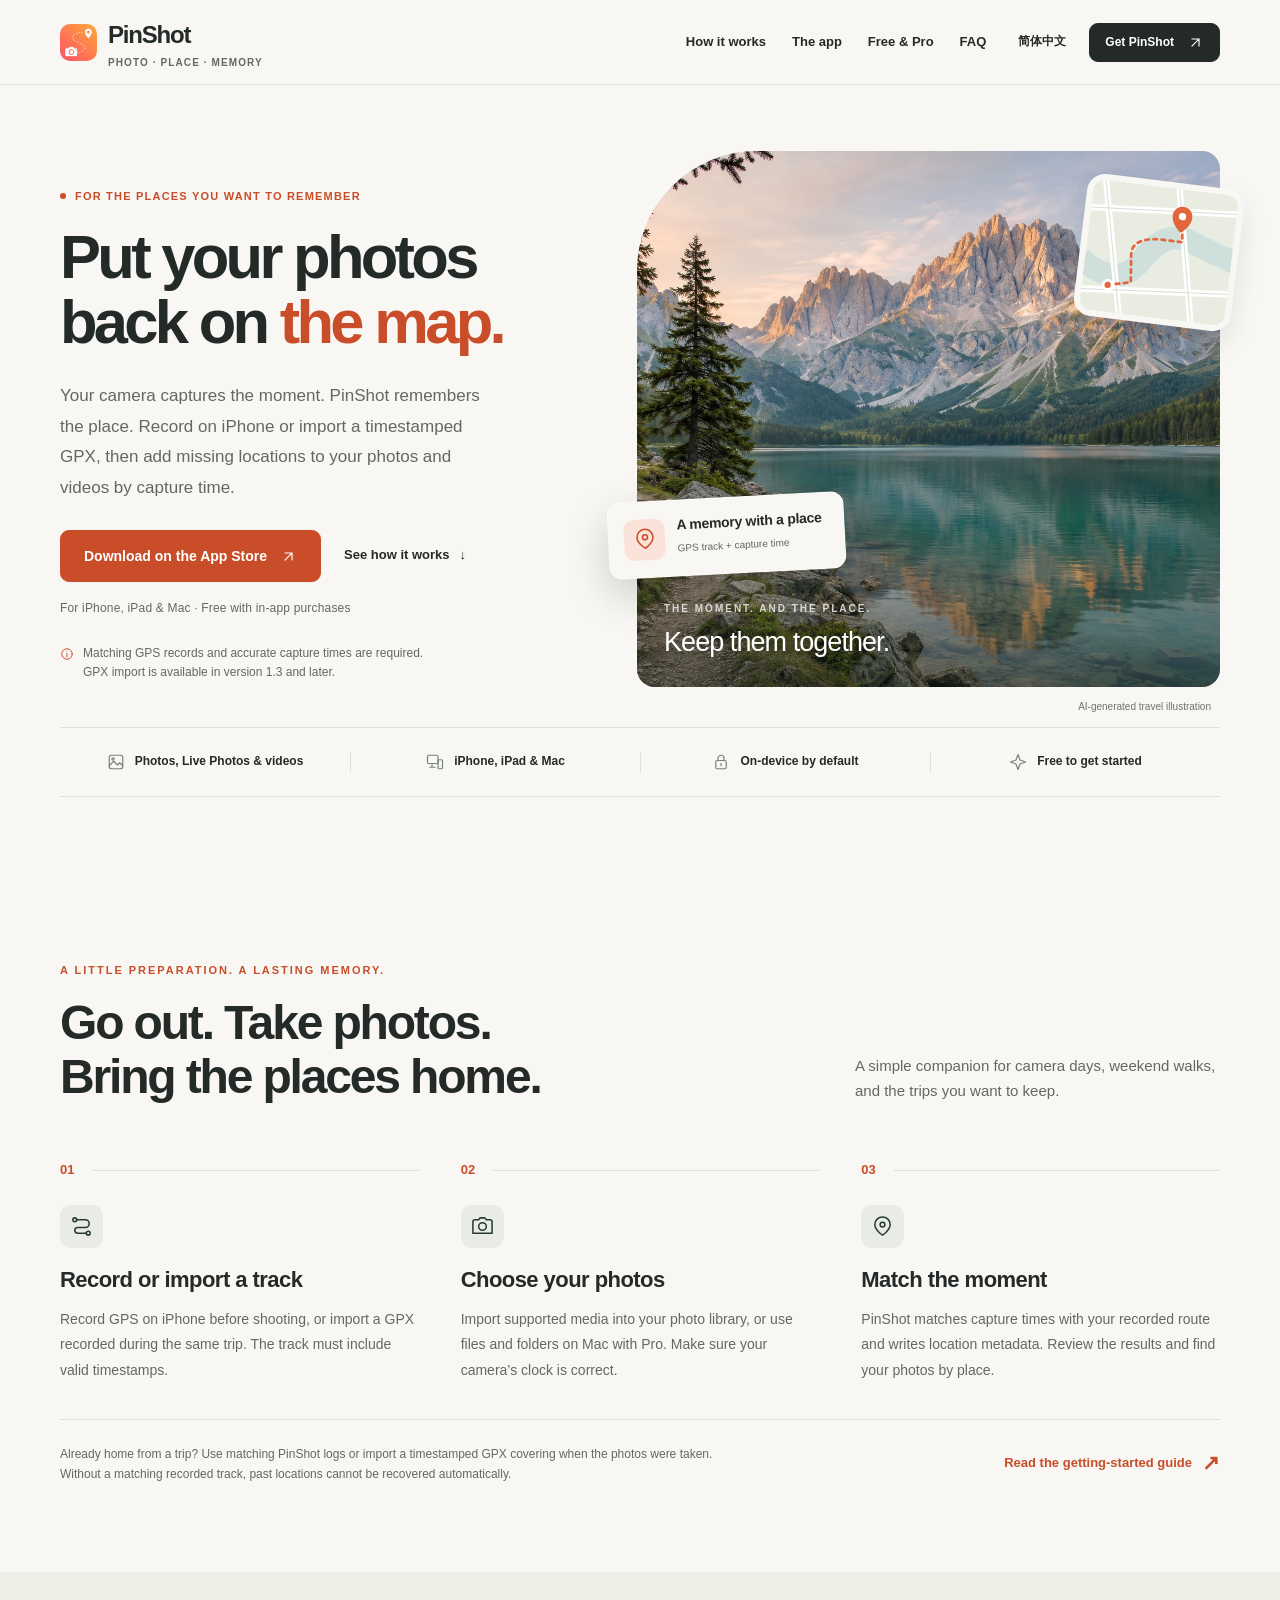
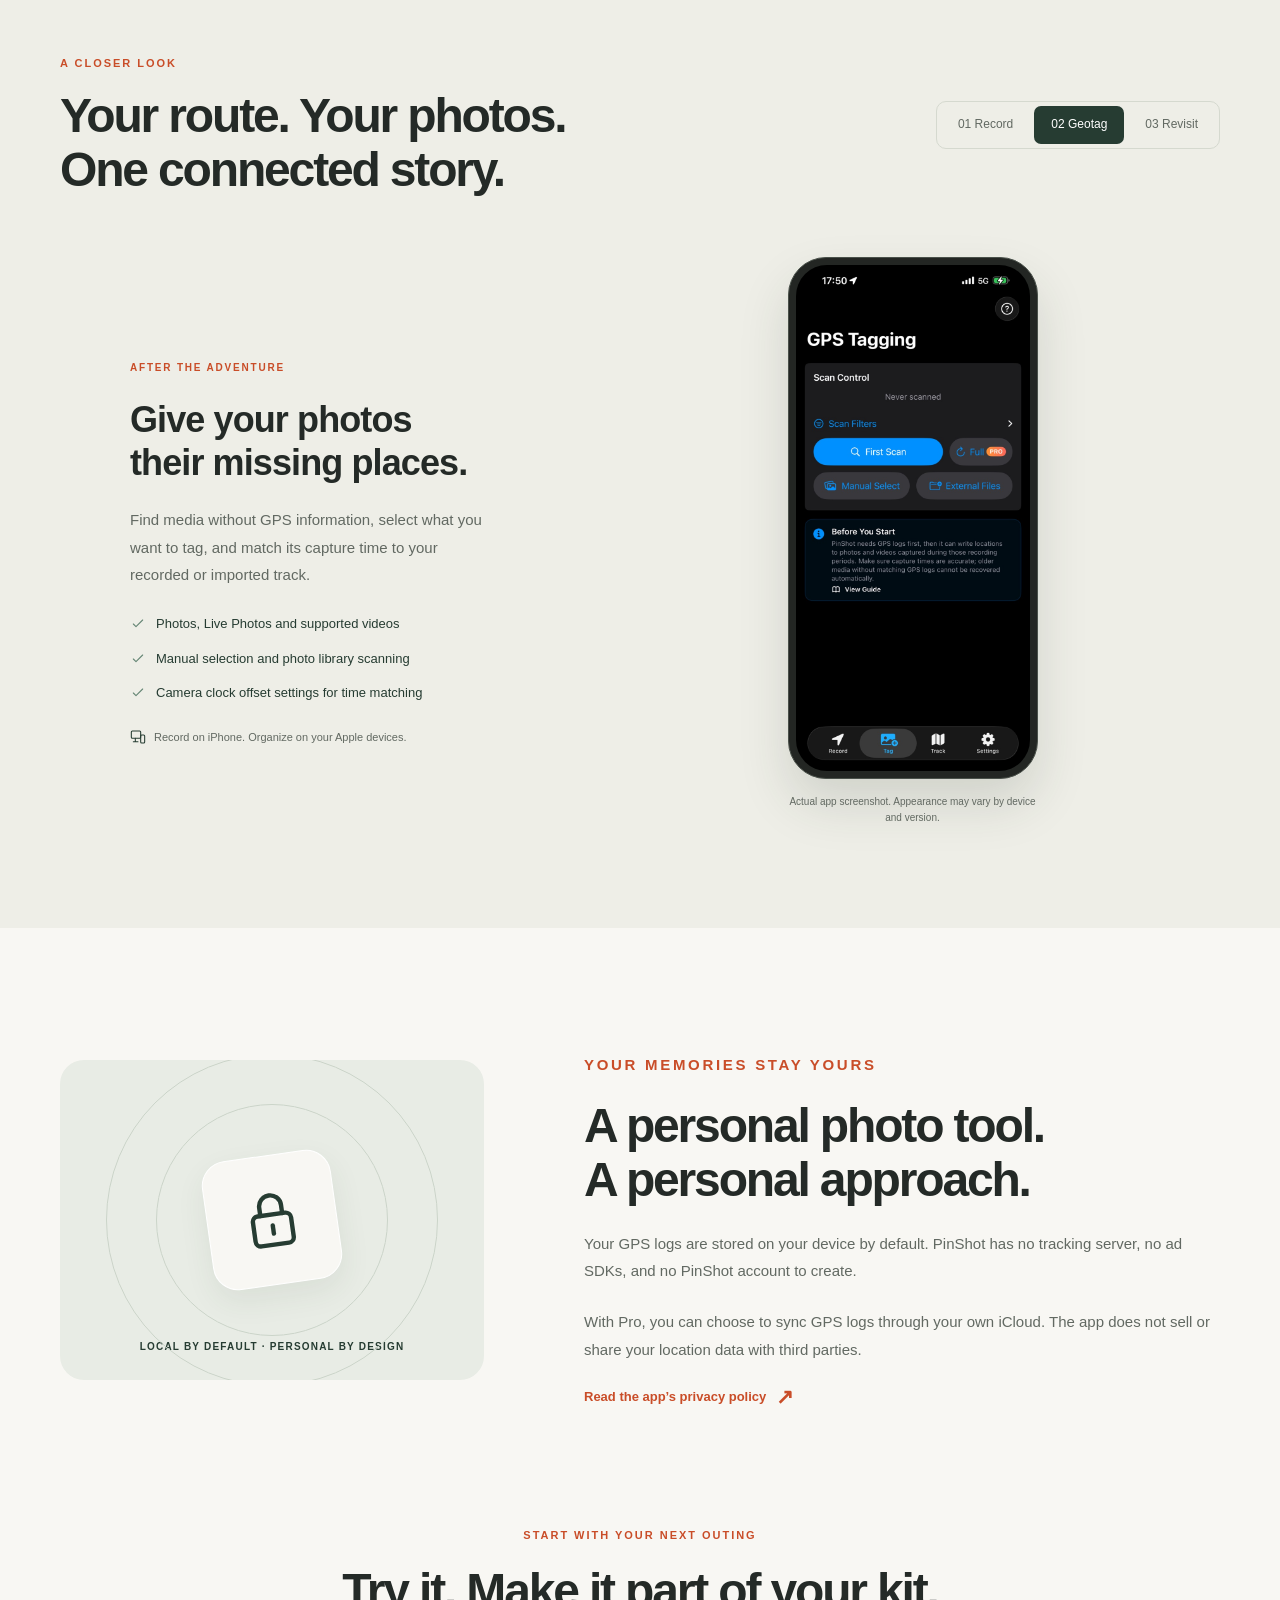
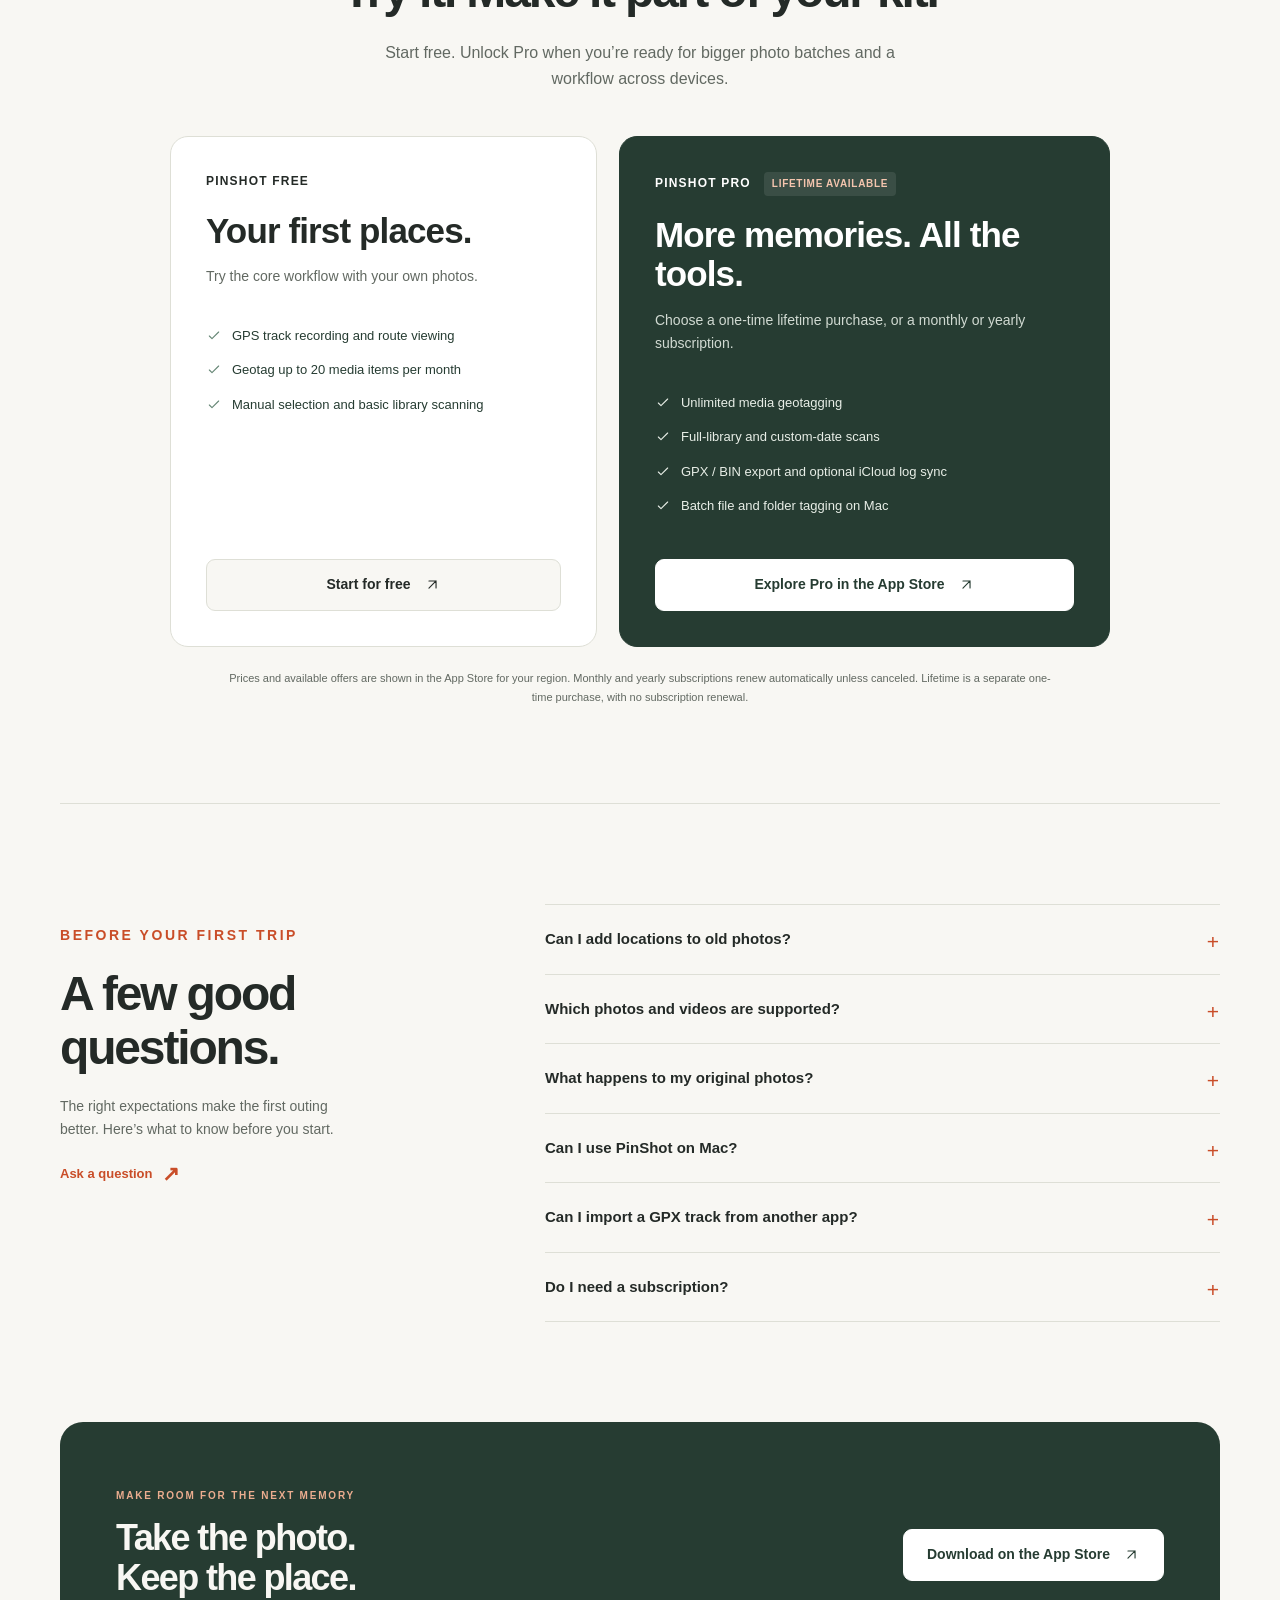
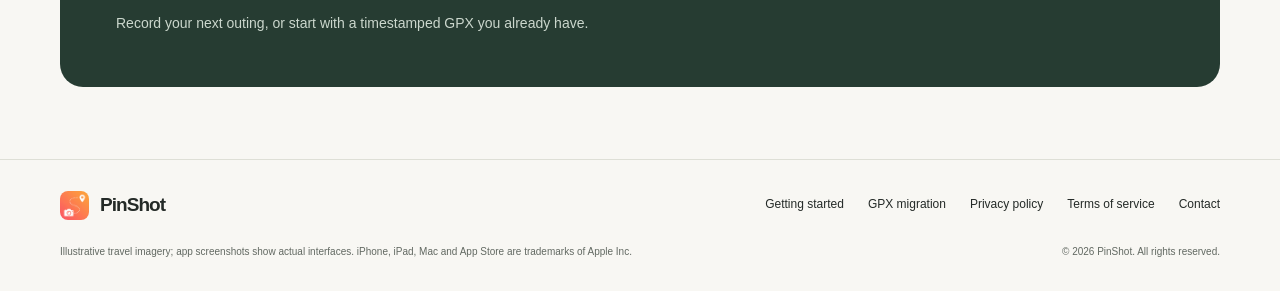
<file: index.html>
<!doctype html>
<html lang="en">
<head>
<meta charset="utf-8"><meta name="viewport" content="width=device-width,initial-scale=1">
<title>PinShot — Put your photos back on the map</title><meta name="description" content="Record GPS on iPhone or import a timestamped GPX to add missing locations to photos and videos. For iPhone, iPad and Mac. Free to start; lifetime Pro available.">
<meta name="theme-color" content="#f8f7f3"><meta name="color-scheme" content="light">
<link rel="canonical" href="https://robincoderzhao.github.io/pinshot-legal/">
<link rel="alternate" hreflang="en" href="https://robincoderzhao.github.io/pinshot-legal/"><link rel="alternate" hreflang="zh-Hans" href="https://robincoderzhao.github.io/pinshot-legal/zh/"><link rel="alternate" hreflang="x-default" href="https://robincoderzhao.github.io/pinshot-legal/">
<meta property="og:type" content="website"><meta property="og:site_name" content="PinShot"><meta property="og:title" content="PinShot — Put your photos back on the map"><meta property="og:description" content="Record GPS on iPhone or import a timestamped GPX to add missing locations to photos and videos. For iPhone, iPad and Mac. Free to start; lifetime Pro available."><meta property="og:url" content="https://robincoderzhao.github.io/pinshot-legal/"><meta property="og:image" content="https://robincoderzhao.github.io/pinshot-legal/assets/images/travel-lake.jpg"><meta property="og:image:alt" content="Illustrative alpine lake with a lakeside trail and mountains in warm morning light">
<meta name="twitter:card" content="summary_large_image">
<link rel="icon" type="image/png" href="./assets/images/app-icon.png"><link rel="apple-touch-icon" href="./assets/images/app-icon.png">
<link rel="stylesheet" href="./assets/site.css"><script src="./assets/site.js" defer></script>
<script type="application/ld+json">{"@context": "https://schema.org", "@type": "SoftwareApplication", "name": "PinShot", "applicationCategory": "PhotographyApplication", "operatingSystem": "iOS 17.0 or later; iPadOS 17.0 or later; macOS 14.0 or later", "url": "https://robincoderzhao.github.io/pinshot-legal/", "downloadUrl": "https://apps.apple.com/app/id6784540498", "description": "Record GPS on iPhone or import a timestamped GPX to add missing locations to photos and videos. For iPhone, iPad and Mac. Free to start; lifetime Pro available."}</script>
</head><body>
<a class="skip-link" href="#main">Skip to content</a><header class="site-header"><div class="wrap header-inner">
<a class="brand" href="./" aria-label="PinShot Home"><img src="./assets/images/app-icon.png" width="37" height="37" alt=""><span>PinShot<small>PHOTO · PLACE · MEMORY</small></span></a>
<nav class="desktop-nav" aria-label="Main navigation"><a href="#how-it-works">How it works</a><a href="#the-app">The app</a><a href="#pro">Free & Pro</a><a href="#faq">FAQ</a></nav>
<div class="header-actions"><a class="language-link" data-language-link href="./zh/" lang="zh-Hans" hreflang="zh-Hans" aria-label="Switch to Simplified Chinese">简体中文</a><a class="button small dark" href="https://apps.apple.com/app/apple-store/id6784540498?pt=129079916&amp;ct=website&amp;mt=8" target="_blank" rel="noopener noreferrer">Get PinShot<svg width="17" height="17" viewBox="0 0 24 24" fill="none" stroke="currentColor" stroke-width="1.6" stroke-linecap="round" stroke-linejoin="round" aria-hidden="true"><path d="M7 17 17 7M7 7h10v10"/></svg></a><button class="mobile-toggle" data-menu-toggle aria-controls="mobile-navigation" aria-expanded="false" aria-label="Open navigation"><svg width="23" height="23" viewBox="0 0 24 24" fill="none" stroke="currentColor" stroke-width="1.6" stroke-linecap="round" stroke-linejoin="round" aria-hidden="true"><path d="M4 7h16M4 12h16M4 17h16"/></svg></button></div>
</div><nav id="mobile-navigation" class="mobile-nav" aria-label="Main navigation" hidden><a href="#how-it-works">How it works</a><a href="#the-app">The app</a><a href="#pro">Free & Pro</a><a href="#faq">FAQ</a></nav></header>
<main id="main">
<section class="hero wrap" aria-labelledby="hero-title"><div class="hero-grid"><div class="hero-copy"><p class="eyebrow"><span class="tiny-dot" aria-hidden="true"></span>FOR THE PLACES YOU WANT TO REMEMBER</p><h1 id="hero-title">Put your photos<br>back on <em>the map.</em></h1><p class="hero-description">Your camera captures the moment. PinShot remembers the place. Record on iPhone or import a timestamped GPX, then add missing locations to your photos and videos by capture time.</p><div class="hero-actions"><a class="button " href="https://apps.apple.com/app/apple-store/id6784540498?pt=129079916&amp;ct=website&amp;mt=8" target="_blank" rel="noopener noreferrer">Download on the App Store<svg width="17" height="17" viewBox="0 0 24 24" fill="none" stroke="currentColor" stroke-width="1.6" stroke-linecap="round" stroke-linejoin="round" aria-hidden="true"><path d="M7 17 17 7M7 7h10v10"/></svg></a><a class="text-link" href="#how-it-works">See how it works<span aria-hidden="true">↓</span></a></div><p class="device-note">For iPhone, iPad & Mac · Free with in-app purchases</p><p class="prerequisite"><svg width="14" height="14" viewBox="0 0 24 24" fill="none" stroke="currentColor" stroke-width="1.6" stroke-linecap="round" stroke-linejoin="round" aria-hidden="true"><circle cx="12" cy="12" r="9"/><path d="M12 11v6M12 7v.01"/></svg><span>Matching GPS records and accurate capture times are required. GPX import is available in version 1.3 and later.</span></p></div>
<div class="hero-art"><div class="travel-photo"><img src="./assets/images/travel-lake.jpg" width="1536" height="1024" fetchpriority="high" alt="Illustrative alpine lake with a lakeside trail and mountains in warm morning light"><div class="photo-caption"><span>THE MOMENT. AND THE PLACE.</span><strong>Keep them together.</strong></div></div><div class="map-token" aria-hidden="true"><svg viewBox="0 0 160 145"><rect width="160" height="145" fill="#e9ede1"/><path d="M-5 90Q40 120 62 83T112 56T169 75" fill="none" stroke="#cedfdc" stroke-width="25"/><path d="M10-10 46 155M92-10 125 150M-5 32 164 20M-5 123 164 109" stroke="#fff" stroke-width="7"/><path d="M-5 32 164 20M10-10 46 155M92-10 125 150M-5 123 164 109" stroke="#dadccf" fill="none"/><path d="M28 115 53 109 50 81Q46 60 79 58L104 58 101 34" stroke="#e2663b" fill="none" stroke-width="3" stroke-linecap="round" stroke-dasharray="4 5"/><circle cx="28" cy="115" r="5" fill="#e2663b" stroke="#fff" stroke-width="3"/><path d="M112 30c0 10-11 18-11 18S90 40 90 30a11 11 0 1 1 22 0Z" fill="#e2663b"/><circle cx="101" cy="30" r="4" fill="#fff"/></svg></div><div class="memory-tag"><div class="memory-pin"><svg width="24" height="24" viewBox="0 0 24 24" fill="none" stroke="currentColor" stroke-width="1.6" stroke-linecap="round" stroke-linejoin="round" aria-hidden="true"><path d="M20 10c0 6-8 11-8 11S4 16 4 10a8 8 0 1 1 16 0Z"/><circle cx="12" cy="10" r="2.5"/></svg></div><div><strong>A memory with a place</strong><small>GPS track + capture time</small></div></div><span class="photo-note">AI-generated travel illustration</span></div></div><div class="intro-strip"><div><svg width="18" height="18" viewBox="0 0 24 24" fill="none" stroke="currentColor" stroke-width="1.6" stroke-linecap="round" stroke-linejoin="round" aria-hidden="true"><rect x="3" y="3" width="18" height="18" rx="3"/><circle cx="8" cy="8" r="1.5"/><path d="m3 17 6-6 5 5 3-3 4 4"/></svg><span>Photos, Live Photos & videos</span></div><div><svg width="18" height="18" viewBox="0 0 24 24" fill="none" stroke="currentColor" stroke-width="1.6" stroke-linecap="round" stroke-linejoin="round" aria-hidden="true"><rect x="2" y="3" width="14" height="11" rx="1.5"/><path d="M5 19h7m-4-5v5"/><rect x="16" y="9" width="6" height="12" rx="1.5"/></svg><span>iPhone, iPad & Mac</span></div><div><svg width="18" height="18" viewBox="0 0 24 24" fill="none" stroke="currentColor" stroke-width="1.6" stroke-linecap="round" stroke-linejoin="round" aria-hidden="true"><rect x="5" y="10" width="14" height="11" rx="2"/><path d="M8 10V7a4 4 0 0 1 8 0v3"/><path d="M12 14v3"/></svg><span>On-device by default</span></div><div><svg width="18" height="18" viewBox="0 0 24 24" fill="none" stroke="currentColor" stroke-width="1.6" stroke-linecap="round" stroke-linejoin="round" aria-hidden="true"><path d="m12 2 2.7 7.3L22 12l-7.3 2.7L12 22l-2.7-7.3L2 12l7.3-2.7Z"/></svg><span>Free to get started</span></div></div></section>
<section class="section workflow wrap" id="how-it-works"><div class="section-heading"><div><p class="eyebrow">A LITTLE PREPARATION. A LASTING MEMORY.</p><h2>Go out. Take photos.<br>Bring the places home.</h2></div><p>A simple companion for camera days, weekend walks, and the trips you want to keep.</p></div><div class="steps"><article class="step"><div class="step-number">01</div><div class="step-icon"><svg width="23" height="23" viewBox="0 0 24 24" fill="none" stroke="currentColor" stroke-width="1.6" stroke-linecap="round" stroke-linejoin="round" aria-hidden="true"><circle cx="5" cy="5" r="2"/><circle cx="19" cy="19" r="2"/><path d="M7 5h9a4 4 0 0 1 0 8H8a3 3 0 0 0 0 6h9"/></svg></div><h3>Record or import a track</h3><p>Record GPS on iPhone before shooting, or import a GPX recorded during the same trip. The track must include valid timestamps.</p></article><article class="step"><div class="step-number">02</div><div class="step-icon"><svg width="23" height="23" viewBox="0 0 24 24" fill="none" stroke="currentColor" stroke-width="1.6" stroke-linecap="round" stroke-linejoin="round" aria-hidden="true"><path d="m8 5 1.5-2h5L16 5h4a2 2 0 0 1 2 2v12H2V7a2 2 0 0 1 2-2Z"/><circle cx="12" cy="12" r="4"/></svg></div><h3>Choose your photos</h3><p>Import supported media into your photo library, or use files and folders on Mac with Pro. Make sure your camera’s clock is correct.</p></article><article class="step"><div class="step-number">03</div><div class="step-icon"><svg width="23" height="23" viewBox="0 0 24 24" fill="none" stroke="currentColor" stroke-width="1.6" stroke-linecap="round" stroke-linejoin="round" aria-hidden="true"><path d="M20 10c0 6-8 11-8 11S4 16 4 10a8 8 0 1 1 16 0Z"/><circle cx="12" cy="10" r="2.5"/></svg></div><h3>Match the moment</h3><p>PinShot matches capture times with your recorded route and writes location metadata. Review the results and find your photos by place.</p></article></div><div class="workflow-bottom"><p>Already home from a trip? Use matching PinShot logs or import a timestamped GPX covering when the photos were taken. Without a matching recorded track, past locations cannot be recovered automatically.</p><a class="text-link" href="guide/">Read the getting-started guide<span class="arrow" aria-hidden="true">↗</span></a></div></section>
<section class="app-section" id="the-app"><div class="wrap"><div class="section-heading"><div><p class="eyebrow">A CLOSER LOOK</p><h2>Your route. Your photos.<br>One connected story.</h2></div><div class="tab-list" role="tablist" aria-label="Explore PinShot features" data-tabs><button role="tab" id="tab-record" aria-controls="panel-record" aria-selected="false" tabindex="-1">01 Record</button><button role="tab" id="tab-tag" aria-controls="panel-tag" aria-selected="true" tabindex="0">02 Geotag</button><button role="tab" id="tab-track" aria-controls="panel-track" aria-selected="false" tabindex="-1">03 Revisit</button></div></div><div class="app-panel" id="panel-record" role="tabpanel" aria-labelledby="tab-record" tabindex="0" hidden><div class="app-panel-copy"><p class="eyebrow">BEFORE YOU TAKE THE FIRST PHOTO</p><h3>Let your phone<br>remember the route.</h3><p>Start a recording session before you shoot. PinShot records in the background, with adaptive power saving when you’re stationary.</p><ul class="feature-list"><li><svg width="16" height="16" viewBox="0 0 24 24" fill="none" stroke="currentColor" stroke-width="1.6" stroke-linecap="round" stroke-linejoin="round" aria-hidden="true"><path d="m5 12 4 4L19 6"/></svg><span>Background GPS recording on iPhone</span></li><li><svg width="16" height="16" viewBox="0 0 24 24" fill="none" stroke="currentColor" stroke-width="1.6" stroke-linecap="round" stroke-linejoin="round" aria-hidden="true"><path d="m5 12 4 4L19 6"/></svg><span>Review recording status and permissions</span></li><li><svg width="16" height="16" viewBox="0 0 24 24" fill="none" stroke="currentColor" stroke-width="1.6" stroke-linecap="round" stroke-linejoin="round" aria-hidden="true"><path d="m5 12 4 4L19 6"/></svg><span>Export your route as GPX or BIN with Pro</span></li></ul><div class="pair-note"><svg width="16" height="16" viewBox="0 0 24 24" fill="none" stroke="currentColor" stroke-width="1.6" stroke-linecap="round" stroke-linejoin="round" aria-hidden="true"><rect x="2" y="3" width="14" height="11" rx="1.5"/><path d="M5 19h7m-4-5v5"/><rect x="16" y="9" width="6" height="12" rx="1.5"/></svg><span>Record on iPhone. Organize on your Apple devices.</span></div></div><figure class="phone-figure"><div class="phone-shell"><img src="./assets/images/app-record-en.jpg" width="1284" height="2778" loading="lazy" decoding="async" alt="Actual PinShot iPhone screenshot showing GPS recording controls"></div><figcaption>Actual app screenshot. Appearance may vary by device and version.</figcaption></figure></div><div class="app-panel" id="panel-tag" role="tabpanel" aria-labelledby="tab-tag" tabindex="0"><div class="app-panel-copy"><p class="eyebrow">AFTER THE ADVENTURE</p><h3>Give your photos<br>their missing places.</h3><p>Find media without GPS information, select what you want to tag, and match its capture time to your recorded or imported track.</p><ul class="feature-list"><li><svg width="16" height="16" viewBox="0 0 24 24" fill="none" stroke="currentColor" stroke-width="1.6" stroke-linecap="round" stroke-linejoin="round" aria-hidden="true"><path d="m5 12 4 4L19 6"/></svg><span>Photos, Live Photos and supported videos</span></li><li><svg width="16" height="16" viewBox="0 0 24 24" fill="none" stroke="currentColor" stroke-width="1.6" stroke-linecap="round" stroke-linejoin="round" aria-hidden="true"><path d="m5 12 4 4L19 6"/></svg><span>Manual selection and photo library scanning</span></li><li><svg width="16" height="16" viewBox="0 0 24 24" fill="none" stroke="currentColor" stroke-width="1.6" stroke-linecap="round" stroke-linejoin="round" aria-hidden="true"><path d="m5 12 4 4L19 6"/></svg><span>Camera clock offset settings for time matching</span></li></ul><div class="pair-note"><svg width="16" height="16" viewBox="0 0 24 24" fill="none" stroke="currentColor" stroke-width="1.6" stroke-linecap="round" stroke-linejoin="round" aria-hidden="true"><rect x="2" y="3" width="14" height="11" rx="1.5"/><path d="M5 19h7m-4-5v5"/><rect x="16" y="9" width="6" height="12" rx="1.5"/></svg><span>Record on iPhone. Organize on your Apple devices.</span></div></div><figure class="phone-figure"><div class="phone-shell"><img src="./assets/images/app-tag-en.jpg" width="1284" height="2778" loading="lazy" decoding="async" alt="Actual PinShot iPhone screenshot showing GPS tagging, media selection and matching requirements"></div><figcaption>Actual app screenshot. Appearance may vary by device and version.</figcaption></figure></div><div class="app-panel" id="panel-track" role="tabpanel" aria-labelledby="tab-track" tabindex="0" hidden><div class="app-panel-copy"><p class="eyebrow">REMEMBER THE WAY YOU WENT</p><h3>Follow the day<br>back, one turn at a time.</h3><p>Review your recorded route on a map, with speed segments, distance, duration and recorded points.</p><ul class="feature-list"><li><svg width="16" height="16" viewBox="0 0 24 24" fill="none" stroke="currentColor" stroke-width="1.6" stroke-linecap="round" stroke-linejoin="round" aria-hidden="true"><path d="m5 12 4 4L19 6"/></svg><span>Daily routes on a map</span></li><li><svg width="16" height="16" viewBox="0 0 24 24" fill="none" stroke="currentColor" stroke-width="1.6" stroke-linecap="round" stroke-linejoin="round" aria-hidden="true"><path d="m5 12 4 4L19 6"/></svg><span>A clear view of the journey you recorded</span></li><li><svg width="16" height="16" viewBox="0 0 24 24" fill="none" stroke="currentColor" stroke-width="1.6" stroke-linecap="round" stroke-linejoin="round" aria-hidden="true"><path d="m5 12 4 4L19 6"/></svg><span>Personal iCloud log sync across devices with Pro</span></li></ul><div class="pair-note"><svg width="16" height="16" viewBox="0 0 24 24" fill="none" stroke="currentColor" stroke-width="1.6" stroke-linecap="round" stroke-linejoin="round" aria-hidden="true"><rect x="2" y="3" width="14" height="11" rx="1.5"/><path d="M5 19h7m-4-5v5"/><rect x="16" y="9" width="6" height="12" rx="1.5"/></svg><span>Record on iPhone. Organize on your Apple devices.</span></div></div><figure class="phone-figure"><div class="phone-shell"><img src="./assets/images/app-track-en.jpg" width="1284" height="2778" loading="lazy" decoding="async" alt="Actual PinShot iPhone screenshot showing a recorded route on a map"></div><figcaption>Actual app screenshot. Appearance may vary by device and version.</figcaption></figure></div></div></section>
<section class="section privacy-section wrap"><div class="privacy-art" aria-hidden="true"><div class="lock-tile"><svg width="66" height="66" viewBox="0 0 24 24" fill="none" stroke="currentColor" stroke-width="1.6" stroke-linecap="round" stroke-linejoin="round" aria-hidden="true"><rect x="5" y="10" width="14" height="11" rx="2"/><path d="M8 10V7a4 4 0 0 1 8 0v3"/><path d="M12 14v3"/></svg></div><span class="privacy-caption">LOCAL BY DEFAULT · PERSONAL BY DESIGN</span></div><div class="privacy-copy"><p class="eyebrow">YOUR MEMORIES STAY YOURS</p><h2>A personal photo tool.<br>A personal approach.</h2><p>Your GPS logs are stored on your device by default. PinShot has no tracking server, no ad SDKs, and no PinShot account to create.</p><p>With Pro, you can choose to sync GPS logs through your own iCloud. The app does not sell or share your location data with third parties.</p><a class="text-link" href="./privacy/?lang=en">Read the app’s privacy policy<span class="arrow" aria-hidden="true">↗</span></a></div></section>
<section class="plans-section wrap" id="pro"><div class="plans-heading"><p class="eyebrow">START WITH YOUR NEXT OUTING</p><h2>Try it. Make it part of your kit.</h2><p class="section-lead">Start free. Unlock Pro when you’re ready for bigger photo batches and a workflow across devices.</p></div><div class="plans-grid"><article class="plan-card"><span class="plan-name">PinShot Free</span><h3>Your first places.</h3><p>Try the core workflow with your own photos.</p><ul class="feature-list"><li><svg width="16" height="16" viewBox="0 0 24 24" fill="none" stroke="currentColor" stroke-width="1.6" stroke-linecap="round" stroke-linejoin="round" aria-hidden="true"><path d="m5 12 4 4L19 6"/></svg><span>GPS track recording and route viewing</span></li><li><svg width="16" height="16" viewBox="0 0 24 24" fill="none" stroke="currentColor" stroke-width="1.6" stroke-linecap="round" stroke-linejoin="round" aria-hidden="true"><path d="m5 12 4 4L19 6"/></svg><span>Geotag up to 20 media items per month</span></li><li><svg width="16" height="16" viewBox="0 0 24 24" fill="none" stroke="currentColor" stroke-width="1.6" stroke-linecap="round" stroke-linejoin="round" aria-hidden="true"><path d="m5 12 4 4L19 6"/></svg><span>Manual selection and basic library scanning</span></li></ul><a class="button light" href="https://apps.apple.com/app/apple-store/id6784540498?pt=129079916&amp;ct=website&amp;mt=8" target="_blank" rel="noopener noreferrer">Start for free<svg width="17" height="17" viewBox="0 0 24 24" fill="none" stroke="currentColor" stroke-width="1.6" stroke-linecap="round" stroke-linejoin="round" aria-hidden="true"><path d="M7 17 17 7M7 7h10v10"/></svg></a></article><article class="plan-card pro"><span class="plan-name">PinShot Pro<span class="plan-badge">LIFETIME AVAILABLE</span></span><h3>More memories. All the tools.</h3><p>Choose a one-time lifetime purchase, or a monthly or yearly subscription.</p><ul class="feature-list"><li><svg width="16" height="16" viewBox="0 0 24 24" fill="none" stroke="currentColor" stroke-width="1.6" stroke-linecap="round" stroke-linejoin="round" aria-hidden="true"><path d="m5 12 4 4L19 6"/></svg><span>Unlimited media geotagging</span></li><li><svg width="16" height="16" viewBox="0 0 24 24" fill="none" stroke="currentColor" stroke-width="1.6" stroke-linecap="round" stroke-linejoin="round" aria-hidden="true"><path d="m5 12 4 4L19 6"/></svg><span>Full-library and custom-date scans</span></li><li><svg width="16" height="16" viewBox="0 0 24 24" fill="none" stroke="currentColor" stroke-width="1.6" stroke-linecap="round" stroke-linejoin="round" aria-hidden="true"><path d="m5 12 4 4L19 6"/></svg><span>GPX / BIN export and optional iCloud log sync</span></li><li><svg width="16" height="16" viewBox="0 0 24 24" fill="none" stroke="currentColor" stroke-width="1.6" stroke-linecap="round" stroke-linejoin="round" aria-hidden="true"><path d="m5 12 4 4L19 6"/></svg><span>Batch file and folder tagging on Mac</span></li></ul><a class="button white" href="https://apps.apple.com/app/apple-store/id6784540498?pt=129079916&amp;ct=website&amp;mt=8" target="_blank" rel="noopener noreferrer">Explore Pro in the App Store<svg width="17" height="17" viewBox="0 0 24 24" fill="none" stroke="currentColor" stroke-width="1.6" stroke-linecap="round" stroke-linejoin="round" aria-hidden="true"><path d="M7 17 17 7M7 7h10v10"/></svg></a></article></div><p class="plan-legal">Prices and available offers are shown in the App Store for your region. Monthly and yearly subscriptions renew automatically unless canceled. Lifetime is a separate one-time purchase, with no subscription renewal.</p></section>
<section class="section faq-section wrap" id="faq"><div class="faq-intro"><p class="eyebrow">BEFORE YOUR FIRST TRIP</p><h2>A few good<br>questions.</h2><p>The right expectations make the first outing better. Here’s what to know before you start.</p><a class="text-link" href="mailto:414108176@qq.com">Ask a question<span class="arrow" aria-hidden="true">↗</span></a></div><div class="faq-list"><details><summary>Can I add locations to old photos?</summary><p>Yes, when PinShot logs or a timestamped GPX cover when those photos were taken, and their capture times are accurate. PinShot cannot recover an unrecorded journey or infer the original location from the image.</p></details><details><summary>Which photos and videos are supported?</summary><p>JPEG, HEIC/HEIF, PNG, TIFF and DNG photos; Live Photos in the system photo library; and MP4, MOV and M4V video containers, including common H.264 and HEVC video. Proprietary RAW files such as CR2, CR3, NEF, ARW, RAF and RW2 are not modified directly. Unsupported media is skipped.</p></details><details><summary>What happens to my original photos?</summary><p>On iOS, geotagging creates GPS-tagged copies and keeps the originals for your review and manual cleanup in Photos. For edited items, the current visible result is preserved, but the earlier edit and Revert history does not transfer. Mac Photos uses a validated replacement workflow; Mac folder tagging may modify selected files in place. Keep a backup of important originals.</p></details><details><summary>Can I use PinShot on Mac?</summary><p>Yes. Import a timestamped GPX in version 1.3 or later, transfer PinShot logs from iPhone, or sync them through personal iCloud with Pro. Mac can tag supported media; Pro adds batch file and folder tagging. Mac does not record GPS tracks directly.</p></details><details><summary>Can I import a GPX track from another app?</summary><p>GPX import is supported in PinShot 1.3 and later. Choose a recorded GPX 1.0/1.1 track with valid timestamps, review the map and time range, and import it as a separate source. Planned routes without times cannot locate photos. Check the version available in your App Store before using this feature. <a class="text-link" href="gpx-migration/">See the GPX migration guide ↗</a></p></details><details><summary>Do I need a subscription?</summary><p>No. You can start with the free version, which includes up to 20 media geotags per month. Pro offers a separate lifetime purchase as well as monthly and yearly subscriptions. Check current prices and any trial eligibility in the App Store.</p></details></div></section>
<section class="closing wrap"><div><p class="eyebrow">MAKE ROOM FOR THE NEXT MEMORY</p><h2>Take the photo.<br>Keep the place.</h2><p>Record your next outing, or start with a timestamped GPX you already have.</p></div><a class="button white" href="https://apps.apple.com/app/apple-store/id6784540498?pt=129079916&amp;ct=website&amp;mt=8" target="_blank" rel="noopener noreferrer">Download on the App Store<svg width="17" height="17" viewBox="0 0 24 24" fill="none" stroke="currentColor" stroke-width="1.6" stroke-linecap="round" stroke-linejoin="round" aria-hidden="true"><path d="M7 17 17 7M7 7h10v10"/></svg></a></section>
</main><footer class="site-footer"><div class="wrap"><div class="footer-top"><a class="brand" href="./"><img src="./assets/images/app-icon.png" width="29" height="29" alt="">PinShot</a><nav class="footer-links" aria-label="Footer navigation"><a href="./guide/">Getting started</a><a href="./gpx-migration/">GPX migration</a><a href="./privacy/?lang=en">Privacy policy</a><a href="./privacy/terms.html?lang=en">Terms of service</a><a href="mailto:414108176@qq.com">Contact</a></nav></div><div class="footer-bottom"><p>Illustrative travel imagery; app screenshots show actual interfaces. iPhone, iPad, Mac and App Store are trademarks of Apple Inc.</p><span>© 2026 PinShot. All rights reserved.</span></div></div></footer></body></html>
</file>
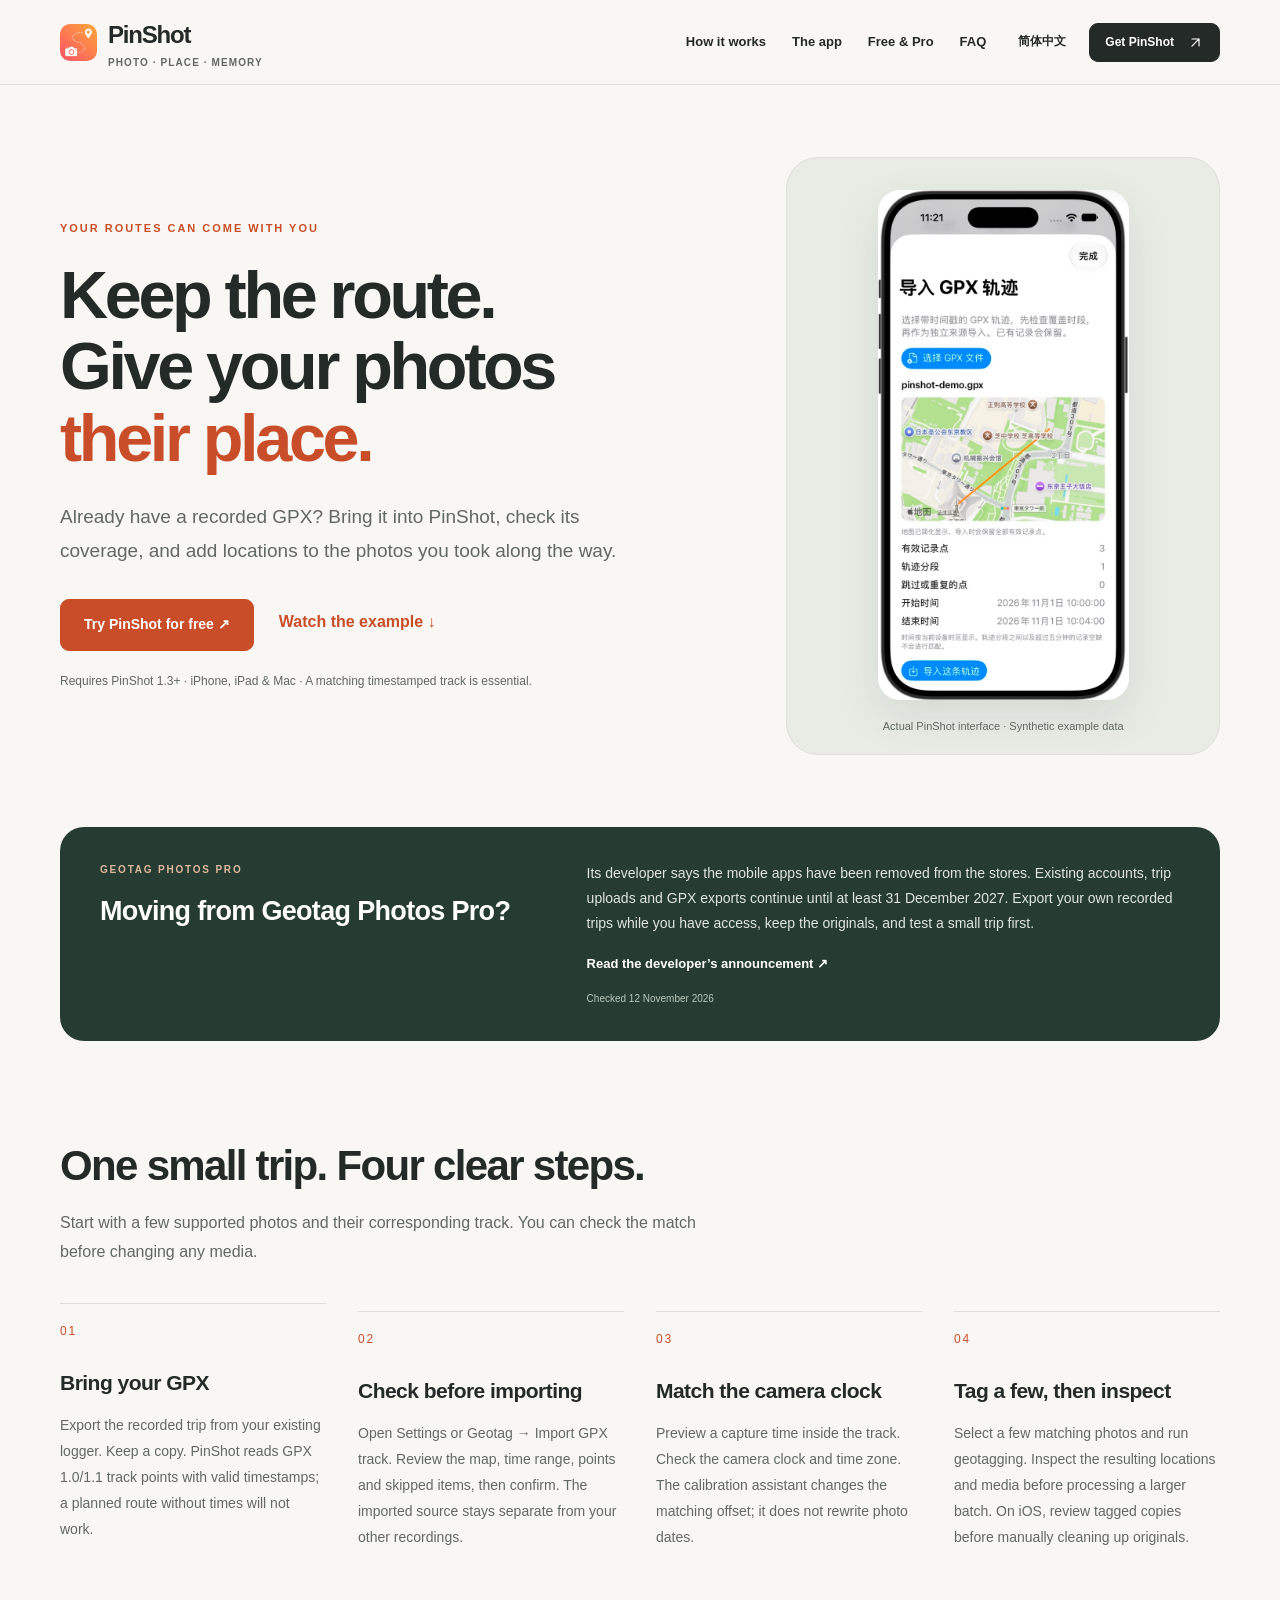
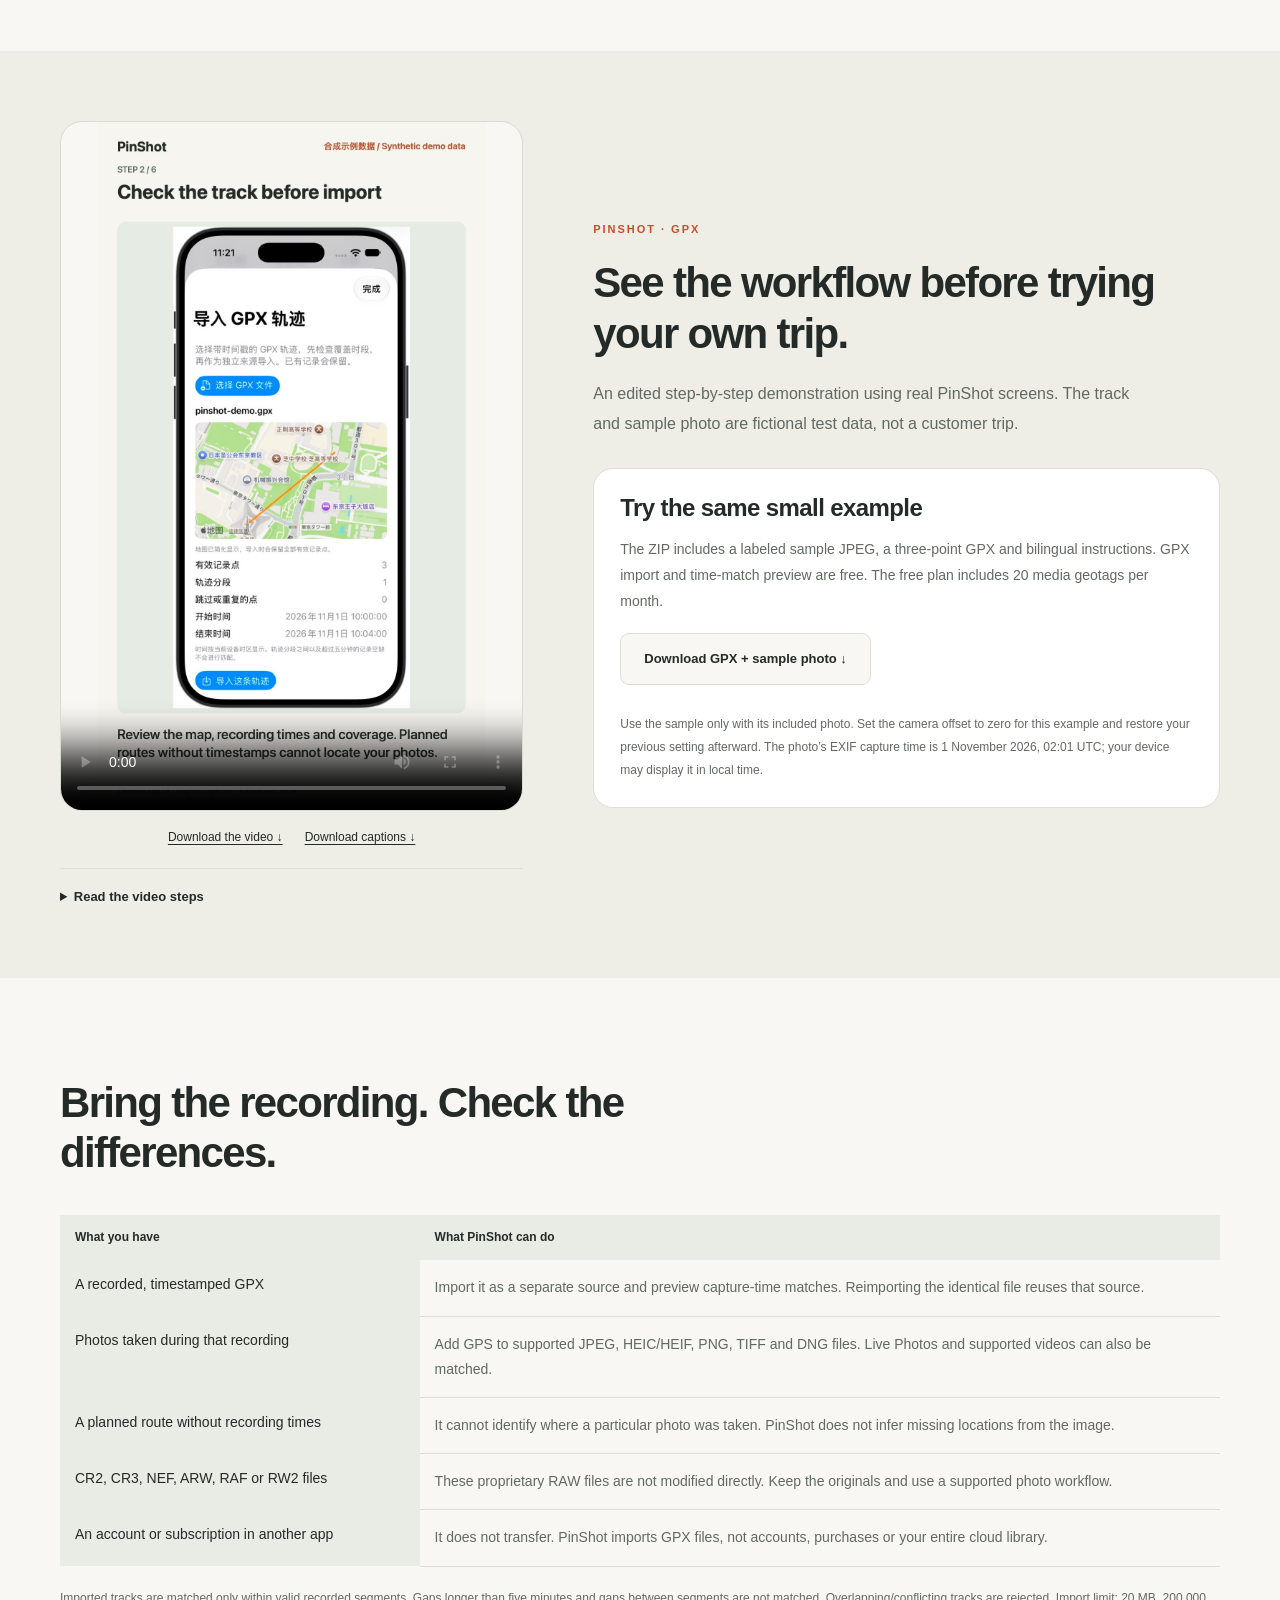
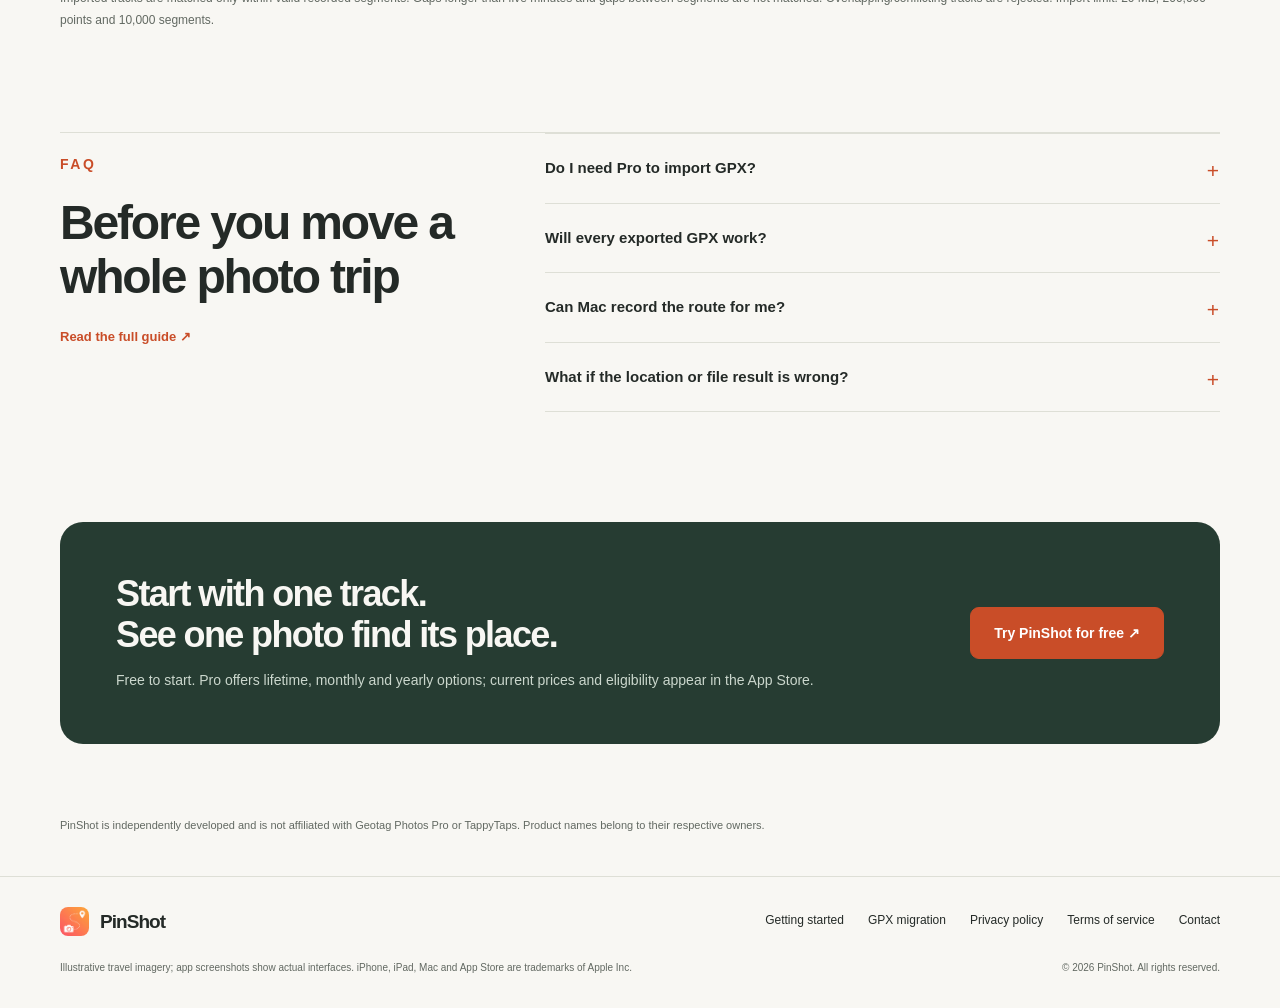
<file: gpx-migration/index.html>
<!doctype html>
<html lang="en">
<head>
<meta charset="utf-8"><meta name="viewport" content="width=device-width,initial-scale=1">
<title>Geotag Photos Pro alternative: bring your GPX to PinShot</title><meta name="description" content="Bring an existing timestamped GPX into PinShot on iPhone, iPad or Mac. Preview the route, match camera photos by capture time and check the results. Free GPX import.">
<meta name="theme-color" content="#f8f7f3"><meta name="color-scheme" content="light">
<link rel="canonical" href="https://robincoderzhao.github.io/pinshot-legal/gpx-migration/">
<link rel="alternate" hreflang="en" href="https://robincoderzhao.github.io/pinshot-legal/gpx-migration/"><link rel="alternate" hreflang="zh-Hans" href="https://robincoderzhao.github.io/pinshot-legal/zh/gpx-migration/"><link rel="alternate" hreflang="x-default" href="https://robincoderzhao.github.io/pinshot-legal/gpx-migration/">
<meta property="og:type" content="website"><meta property="og:site_name" content="PinShot"><meta property="og:title" content="Geotag Photos Pro alternative: bring your GPX to PinShot"><meta property="og:description" content="Bring an existing timestamped GPX into PinShot on iPhone, iPad or Mac. Preview the route, match camera photos by capture time and check the results. Free GPX import."><meta property="og:url" content="https://robincoderzhao.github.io/pinshot-legal/gpx-migration/"><meta property="og:image" content="https://robincoderzhao.github.io/pinshot-legal/assets/images/travel-lake.jpg"><meta property="og:image:alt" content="Illustrative alpine lake with a lakeside trail and mountains in warm morning light">
<meta name="twitter:card" content="summary_large_image">
<link rel="icon" type="image/png" href="../assets/images/app-icon.png"><link rel="apple-touch-icon" href="../assets/images/app-icon.png">
<link rel="stylesheet" href="../assets/site.css"><script src="../assets/site.js" defer></script>
<script type="application/ld+json">{"@context": "https://schema.org", "@type": "SoftwareApplication", "name": "PinShot", "applicationCategory": "PhotographyApplication", "operatingSystem": "iOS 17.0 or later; iPadOS 17.0 or later; macOS 14.0 or later", "url": "https://robincoderzhao.github.io/pinshot-legal/gpx-migration/", "downloadUrl": "https://apps.apple.com/app/id6784540498", "description": "Bring an existing timestamped GPX into PinShot on iPhone, iPad or Mac. Preview the route, match camera photos by capture time and check the results. Free GPX import."}</script>
</head><body>
<a class="skip-link" href="#main">Skip to content</a><header class="site-header"><div class="wrap header-inner">
<a class="brand" href="../" aria-label="PinShot Home"><img src="../assets/images/app-icon.png" width="37" height="37" alt=""><span>PinShot<small>PHOTO · PLACE · MEMORY</small></span></a>
<nav class="desktop-nav" aria-label="Main navigation"><a href="../#how-it-works">How it works</a><a href="../#the-app">The app</a><a href="../#pro">Free & Pro</a><a href="../#faq">FAQ</a></nav>
<div class="header-actions"><a class="language-link" data-language-link href="../zh/gpx-migration/" lang="zh-Hans" hreflang="zh-Hans" aria-label="Switch to Simplified Chinese">简体中文</a><a class="button small dark" href="https://apps.apple.com/app/apple-store/id6784540498?pt=129079916&amp;ct=website&amp;mt=8" target="_blank" rel="noopener noreferrer">Get PinShot<svg width="17" height="17" viewBox="0 0 24 24" fill="none" stroke="currentColor" stroke-width="1.6" stroke-linecap="round" stroke-linejoin="round" aria-hidden="true"><path d="M7 17 17 7M7 7h10v10"/></svg></a><button class="mobile-toggle" data-menu-toggle aria-controls="mobile-navigation" aria-expanded="false" aria-label="Open navigation"><svg width="23" height="23" viewBox="0 0 24 24" fill="none" stroke="currentColor" stroke-width="1.6" stroke-linecap="round" stroke-linejoin="round" aria-hidden="true"><path d="M4 7h16M4 12h16M4 17h16"/></svg></button></div>
</div><nav id="mobile-navigation" class="mobile-nav" aria-label="Main navigation" hidden><a href="../#how-it-works">How it works</a><a href="../#the-app">The app</a><a href="../#pro">Free & Pro</a><a href="../#faq">FAQ</a></nav></header><main id="main" class="migration-page">
<section class="migration-hero wrap"><div><p class="eyebrow">YOUR ROUTES CAN COME WITH YOU</p><h1>Keep the route.<br>Give your photos<br><em>their place.</em></h1><p class="section-lead">Already have a recorded GPX? Bring it into PinShot, check its coverage, and add locations to the photos you took along the way.</p><div class="migration-actions"><a class="button" href="https://apps.apple.com/app/apple-store/id6784540498?pt=129079916&amp;ct=website&amp;mt=8" target="_blank" rel="noopener noreferrer">Try PinShot for free ↗</a><a class="text-link" href="#demo-video">Watch the example ↓</a></div><p class="migration-requirement">Requires PinShot 1.3+ · iPhone, iPad & Mac · A matching timestamped track is essential.</p></div><figure class="migration-screen"><img src="../assets/images/gpx-import-demo.jpg" alt="Actual PinShot GPX import screen using a clearly labeled synthetic demonstration track" width="640" height="1302"><figcaption>Actual PinShot interface · Synthetic example data</figcaption></figure></section>
<aside class="migration-notice wrap"><div><p class="eyebrow">GEOTAG PHOTOS PRO</p><h2>Moving from Geotag Photos Pro?</h2></div><div><p>Its developer says the mobile apps have been removed from the stores. Existing accounts, trip uploads and GPX exports continue until at least 31 December 2027. Export your own recorded trips while you have access, keep the originals, and test a small trip first.</p><a class="text-link" href="https://www.geotagphotos.net/" target="_blank" rel="noopener noreferrer">Read the developer’s announcement ↗</a><small>Checked 12 November 2026</small></div></aside>
<section class="section wrap"><div class="migration-heading"><h2>One small trip. Four clear steps.</h2><p>Start with a few supported photos and their corresponding track. You can check the match before changing any media.</p></div><ol class="migration-steps"><li><span class="migration-number">01</span><h3>Bring your GPX</h3><p>Export the recorded trip from your existing logger. Keep a copy. PinShot reads GPX 1.0/1.1 track points with valid timestamps; a planned route without times will not work.</p></li><li><span class="migration-number">02</span><h3>Check before importing</h3><p>Open Settings or Geotag → Import GPX track. Review the map, time range, points and skipped items, then confirm. The imported source stays separate from your other recordings.</p></li><li><span class="migration-number">03</span><h3>Match the camera clock</h3><p>Preview a capture time inside the track. Check the camera clock and time zone. The calibration assistant changes the matching offset; it does not rewrite photo dates.</p></li><li><span class="migration-number">04</span><h3>Tag a few, then inspect</h3><p>Select a few matching photos and run geotagging. Inspect the resulting locations and media before processing a larger batch. On iOS, review tagged copies before manually cleaning up originals.</p></li></ol></section>
<section class="migration-demo" id="demo"><div class="wrap migration-demo-grid"><div class="migration-video" id="demo-video"><video controls playsinline preload="metadata" poster="../assets/videos/pinshot-gpx-demo-en.poster.jpg" aria-label="PinShot GPX import and photo matching demonstration"><source src="../assets/videos/pinshot-gpx-demo-en.mp4" type="video/mp4"><track kind="captions" src="../assets/videos/pinshot-gpx-demo-en.vtt" srclang="en" label="English">PinShot GPX import and photo matching demonstration</video><div class="migration-video-links"><a href="../assets/videos/pinshot-gpx-demo-en.mp4" download>Download the video ↓</a><a href="../assets/videos/pinshot-gpx-demo-en.vtt" download>Download captions ↓</a></div><details class="migration-transcript"><summary>Read the video steps</summary><ol><li>Start with a recorded GPX<br>Match a photo to a track recorded at the same time. This walkthrough uses clearly labeled synthetic demo data.</li><li>Check the track before import<br>Review the map, recording times and coverage. Planned routes without timestamps cannot locate your photos.</li><li>Preview the matching location<br>On this UTC+8 device, 10:01 means 02:01 UTC. The preview finds a location without changing the photo.</li><li>The sample photo is selected<br>After manual selection, one item is ready for GPS tagging. Check that its capture time is covered before continuing.</li><li>Add the missing GPS location<br>The result reports 1 success and no failures, skips or unmatched items. iPhone keeps the original and the GPS-tagged copy.</li><li>Check the location in Apple Photos<br>Open Apple Photos to check the tagged copy’s map location. The original is kept; review the copy before any cleanup.</li></ol></details></div><div><p class="eyebrow">PINSHOT · GPX</p><h2>See the workflow before trying your own trip.</h2><p class="section-lead">An edited step-by-step demonstration using real PinShot screens. The track and sample photo are fictional test data, not a customer trip.</p><div class="migration-sample"><h3>Try the same small example</h3><p>The ZIP includes a labeled sample JPEG, a three-point GPX and bilingual instructions. GPX import and time-match preview are free. The free plan includes 20 media geotags per month.</p><a class="button light" href="../samples/pinshot-demo.zip" download>Download GPX + sample photo ↓</a><p class="migration-small">Use the sample only with its included photo. Set the camera offset to zero for this example and restore your previous setting afterward. The photo’s EXIF capture time is 1 November 2026, 02:01 UTC; your device may display it in local time.</p></div></div></div></section>
<section class="section wrap"><div class="migration-heading"><h2>Bring the recording. Check the differences.</h2></div><div class="migration-table-wrap"><table class="compatibility-table migration-table"><thead><tr><th scope="col">What you have</th><th scope="col">What PinShot can do</th></tr></thead><tbody><tr><th scope="row">A recorded, timestamped GPX</th><td>Import it as a separate source and preview capture-time matches. Reimporting the identical file reuses that source.</td></tr><tr><th scope="row">Photos taken during that recording</th><td>Add GPS to supported JPEG, HEIC/HEIF, PNG, TIFF and DNG files. Live Photos and supported videos can also be matched.</td></tr><tr><th scope="row">A planned route without recording times</th><td>It cannot identify where a particular photo was taken. PinShot does not infer missing locations from the image.</td></tr><tr><th scope="row">CR2, CR3, NEF, ARW, RAF or RW2 files</th><td>These proprietary RAW files are not modified directly. Keep the originals and use a supported photo workflow.</td></tr><tr><th scope="row">An account or subscription in another app</th><td>It does not transfer. PinShot imports GPX files, not accounts, purchases or your entire cloud library.</td></tr></tbody></table></div><p class="migration-small">Imported tracks are matched only within valid recorded segments. Gaps longer than five minutes and gaps between segments are not matched. Overlapping/conflicting tracks are rejected. Import limit: 20 MB, 200,000 points and 10,000 segments.</p></section>
<section class="section faq-section wrap"><div class="faq-intro"><p class="eyebrow">FAQ</p><h2>Before you move a whole photo trip</h2><a class="text-link" href="../guide/">Read the full guide ↗</a></div><div class="faq-list"><details><summary>Do I need Pro to import GPX?</summary><p>No. GPX import and the read-only time-match preview are available without Pro. The free monthly allowance is 20 media geotags. Pro adds unlimited tagging, full/custom-date scans, Mac folder tagging, exports and optional personal iCloud log sync.</p></details><details><summary>Will every exported GPX work?</summary><p>No universal compatibility is promised. The file needs recorded track points with valid timestamps. Start with one short trip, review skipped points and gaps, and verify a few photo locations.</p></details><details><summary>Can Mac record the route for me?</summary><p>Mac imports or syncs recordings; it does not act as a mobile GPS recorder. Use PinShot on iPhone or another recorder before shooting.</p></details><details><summary>What if the location or file result is wrong?</summary><p>Check the selected source, original capture time, time zone and camera offset. Keep original-file backups. A skipped or failed item is not a successful geotag. Contact support with the app version, file format and error text; private trips or photos are not needed for a first report.</p></details></div></section>
<section class="closing wrap"><div><h2>Start with one track.<br>See one photo find its place.</h2><p>Free to start. Pro offers lifetime, monthly and yearly options; current prices and eligibility appear in the App Store.</p></div><a class="button" href="https://apps.apple.com/app/apple-store/id6784540498?pt=129079916&amp;ct=website&amp;mt=8" target="_blank" rel="noopener noreferrer">Try PinShot for free ↗</a></section><p class="wrap migration-independent">PinShot is independently developed and is not affiliated with Geotag Photos Pro or TappyTaps. Product names belong to their respective owners.</p></main><footer class="site-footer"><div class="wrap"><div class="footer-top"><a class="brand" href="../"><img src="../assets/images/app-icon.png" width="29" height="29" alt="">PinShot</a><nav class="footer-links" aria-label="Footer navigation"><a href="../guide/">Getting started</a><a href="../gpx-migration/">GPX migration</a><a href="../privacy/?lang=en">Privacy policy</a><a href="../privacy/terms.html?lang=en">Terms of service</a><a href="mailto:414108176@qq.com">Contact</a></nav></div><div class="footer-bottom"><p>Illustrative travel imagery; app screenshots show actual interfaces. iPhone, iPad, Mac and App Store are trademarks of Apple Inc.</p><span>© 2026 PinShot. All rights reserved.</span></div></div></footer></body></html>
</file>
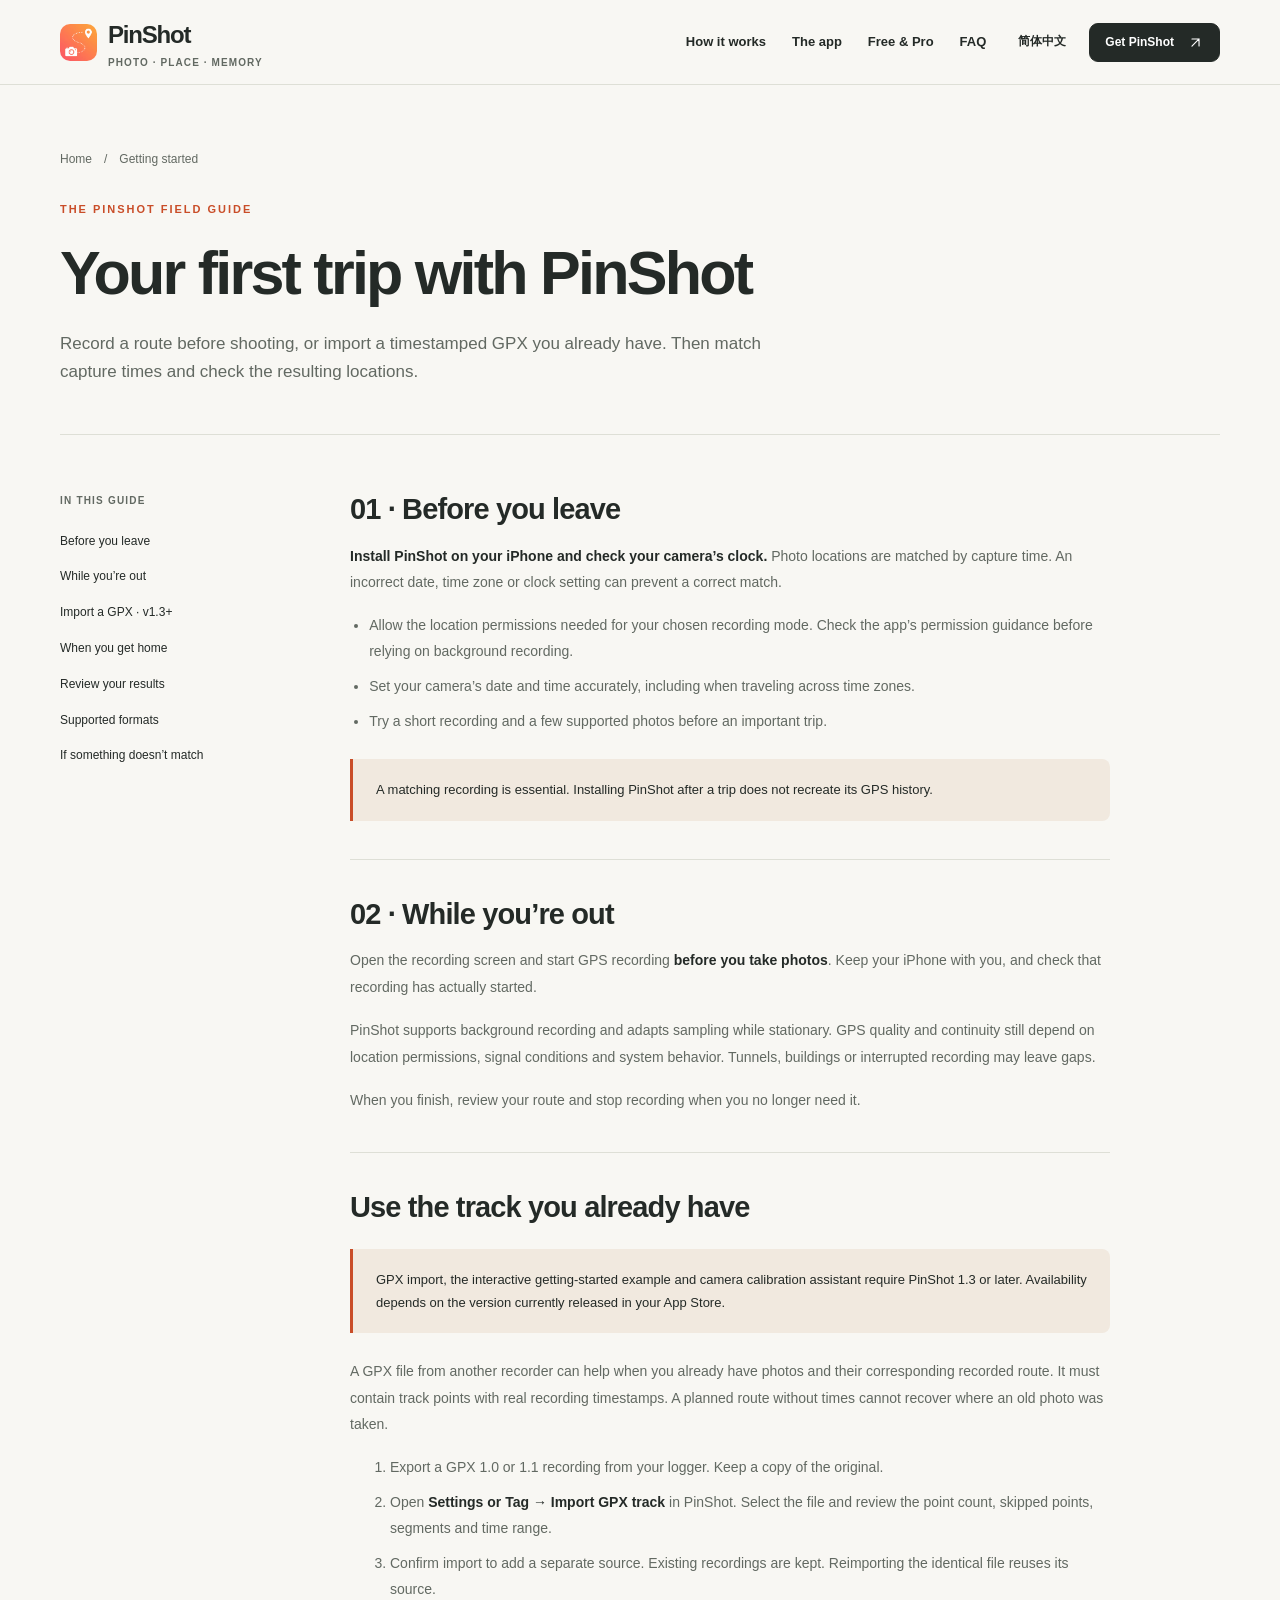
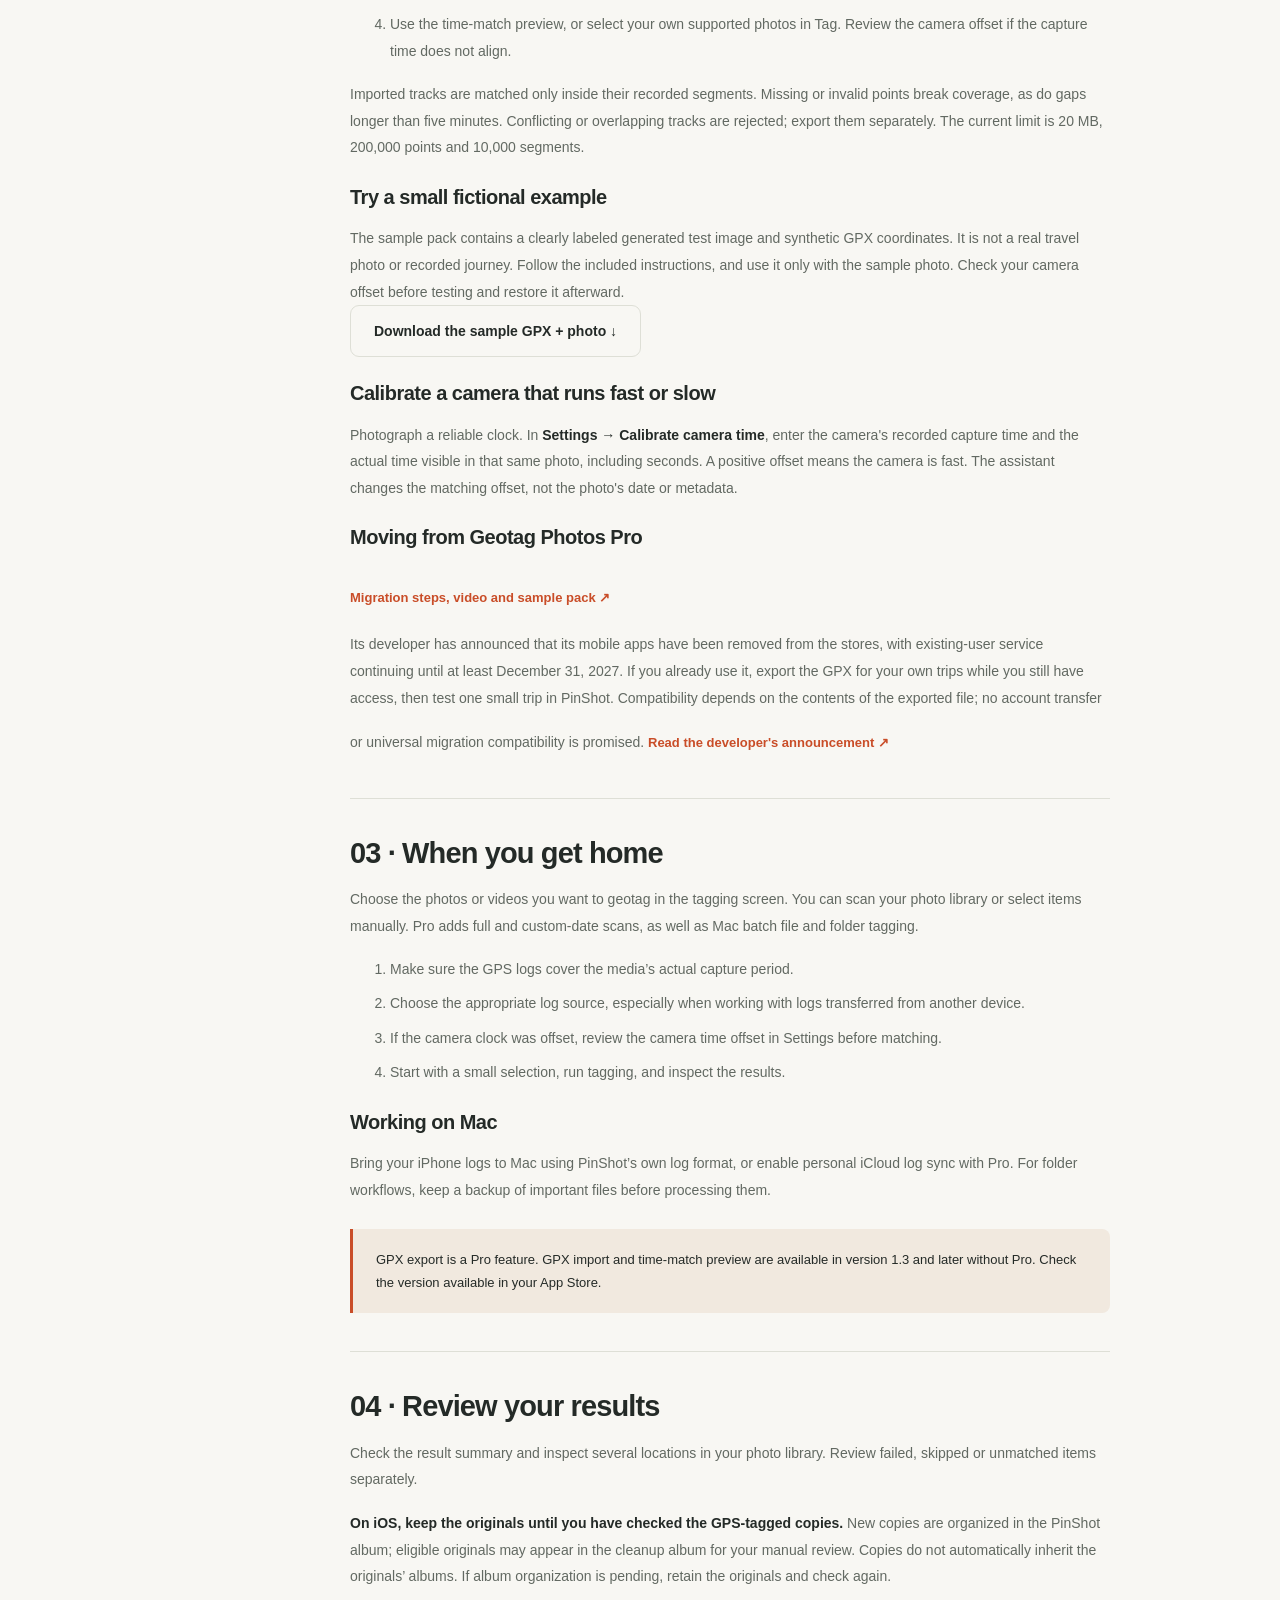
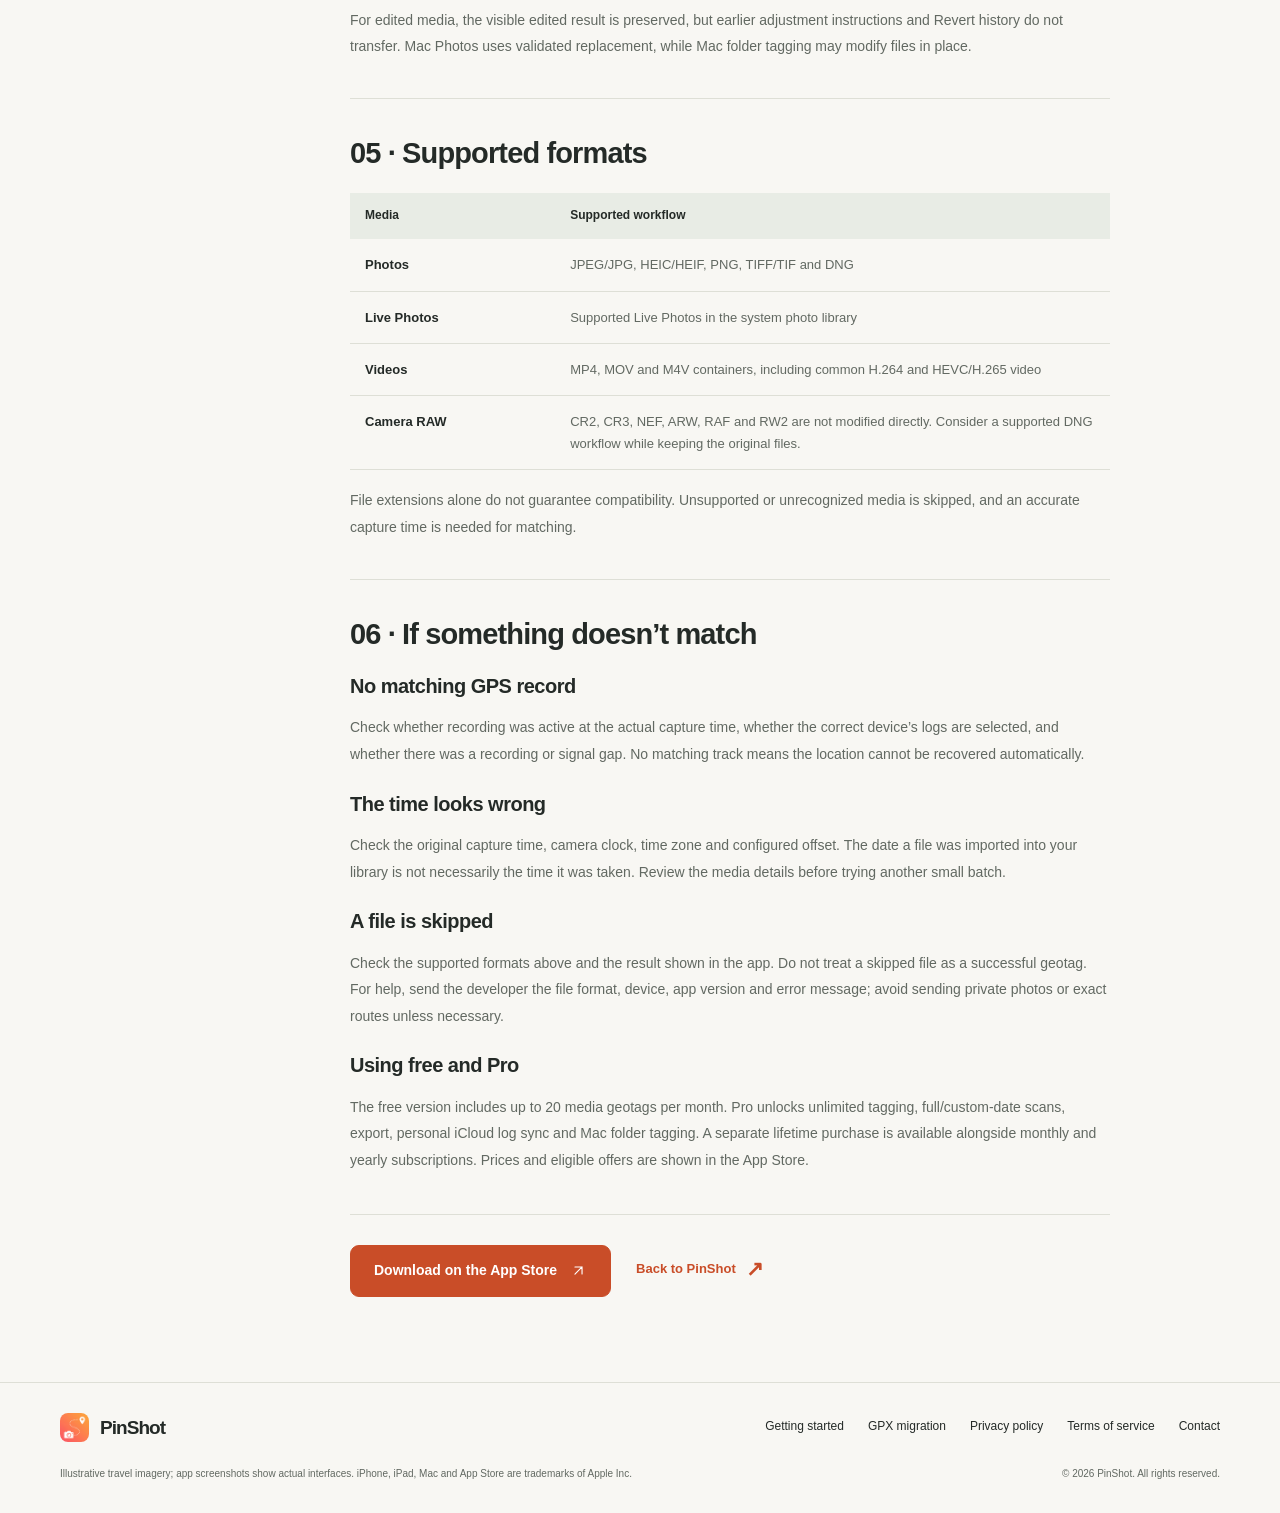
<file: guide/index.html>
<!doctype html>
<html lang="en">
<head>
<meta charset="utf-8"><meta name="viewport" content="width=device-width,initial-scale=1">
<title>Your first trip with PinShot — PinShot</title><meta name="description" content="A practical guide to recording a route, matching photos and videos by capture time, and reviewing geotagged results in PinShot.">
<meta name="theme-color" content="#f8f7f3"><meta name="color-scheme" content="light">
<link rel="canonical" href="https://robincoderzhao.github.io/pinshot-legal/guide/">
<link rel="alternate" hreflang="en" href="https://robincoderzhao.github.io/pinshot-legal/guide/"><link rel="alternate" hreflang="zh-Hans" href="https://robincoderzhao.github.io/pinshot-legal/zh/guide/"><link rel="alternate" hreflang="x-default" href="https://robincoderzhao.github.io/pinshot-legal/guide/">
<meta property="og:type" content="website"><meta property="og:site_name" content="PinShot"><meta property="og:title" content="Your first trip with PinShot — PinShot"><meta property="og:description" content="A practical guide to recording a route, matching photos and videos by capture time, and reviewing geotagged results in PinShot."><meta property="og:url" content="https://robincoderzhao.github.io/pinshot-legal/guide/"><meta property="og:image" content="https://robincoderzhao.github.io/pinshot-legal/assets/images/travel-lake.jpg"><meta property="og:image:alt" content="Illustrative alpine lake with a lakeside trail and mountains in warm morning light">
<meta name="twitter:card" content="summary_large_image">
<link rel="icon" type="image/png" href="../assets/images/app-icon.png"><link rel="apple-touch-icon" href="../assets/images/app-icon.png">
<link rel="stylesheet" href="../assets/site.css"><script src="../assets/site.js" defer></script>
<script type="application/ld+json">{"@context": "https://schema.org", "@type": "SoftwareApplication", "name": "PinShot", "applicationCategory": "PhotographyApplication", "operatingSystem": "iOS 17.0 or later; iPadOS 17.0 or later; macOS 14.0 or later", "url": "https://robincoderzhao.github.io/pinshot-legal/guide/", "downloadUrl": "https://apps.apple.com/app/id6784540498", "description": "A practical guide to recording a route, matching photos and videos by capture time, and reviewing geotagged results in PinShot."}</script>
</head><body>
<a class="skip-link" href="#main">Skip to content</a><header class="site-header"><div class="wrap header-inner">
<a class="brand" href="../" aria-label="PinShot Home"><img src="../assets/images/app-icon.png" width="37" height="37" alt=""><span>PinShot<small>PHOTO · PLACE · MEMORY</small></span></a>
<nav class="desktop-nav" aria-label="Main navigation"><a href="../#how-it-works">How it works</a><a href="../#the-app">The app</a><a href="../#pro">Free & Pro</a><a href="../#faq">FAQ</a></nav>
<div class="header-actions"><a class="language-link" data-language-link href="../zh/guide/" lang="zh-Hans" hreflang="zh-Hans" aria-label="Switch to Simplified Chinese">简体中文</a><a class="button small dark" href="https://apps.apple.com/app/apple-store/id6784540498?pt=129079916&amp;ct=website&amp;mt=8" target="_blank" rel="noopener noreferrer">Get PinShot<svg width="17" height="17" viewBox="0 0 24 24" fill="none" stroke="currentColor" stroke-width="1.6" stroke-linecap="round" stroke-linejoin="round" aria-hidden="true"><path d="M7 17 17 7M7 7h10v10"/></svg></a><button class="mobile-toggle" data-menu-toggle aria-controls="mobile-navigation" aria-expanded="false" aria-label="Open navigation"><svg width="23" height="23" viewBox="0 0 24 24" fill="none" stroke="currentColor" stroke-width="1.6" stroke-linecap="round" stroke-linejoin="round" aria-hidden="true"><path d="M4 7h16M4 12h16M4 17h16"/></svg></button></div>
</div><nav id="mobile-navigation" class="mobile-nav" aria-label="Main navigation" hidden><a href="../#how-it-works">How it works</a><a href="../#the-app">The app</a><a href="../#pro">Free & Pro</a><a href="../#faq">FAQ</a></nav></header><main id="main"><div class="wrap"><section class="guide-hero"><nav class="breadcrumb" aria-label="Breadcrumb"><a href="../">Home</a><span aria-hidden="true">/</span><span aria-current="page">Getting started</span></nav><p class="eyebrow">THE PINSHOT FIELD GUIDE</p><h1>Your first trip with PinShot</h1><p class="section-lead">Record a route before shooting, or import a timestamped GPX you already have. Then match capture times and check the resulting locations.</p></section><div class="guide-layout"><nav class="guide-toc" aria-label="IN THIS GUIDE"><strong>IN THIS GUIDE</strong><a href="#before">Before you leave</a><a href="#record">While you’re out</a><a href="#gpx">Import a GPX · v1.3+</a><a href="#match">When you get home</a><a href="#review">Review your results</a><a href="#formats">Supported formats</a><a href="#troubleshoot">If something doesn’t match</a></nav><article class="guide-body"><section id="before"><h2>01 · Before you leave</h2><p><strong>Install PinShot on your iPhone and check your camera’s clock.</strong> Photo locations are matched by capture time. An incorrect date, time zone or clock setting can prevent a correct match.</p><ul><li>Allow the location permissions needed for your chosen recording mode. Check the app’s permission guidance before relying on background recording.</li><li>Set your camera’s date and time accurately, including when traveling across time zones.</li><li>Try a short recording and a few supported photos before an important trip.</li></ul><div class="guide-note">A matching recording is essential. Installing PinShot after a trip does not recreate its GPS history.</div></section>
<section id="record"><h2>02 · While you’re out</h2><p>Open the recording screen and start GPS recording <strong>before you take photos</strong>. Keep your iPhone with you, and check that recording has actually started.</p><p>PinShot supports background recording and adapts sampling while stationary. GPS quality and continuity still depend on location permissions, signal conditions and system behavior. Tunnels, buildings or interrupted recording may leave gaps.</p><p>When you finish, review your route and stop recording when you no longer need it.</p></section>
<section id="gpx"><h2>Use the track you already have</h2><div class="guide-note">GPX import, the interactive getting-started example and camera calibration assistant require PinShot 1.3 or later. Availability depends on the version currently released in your App Store.</div><p>A GPX file from another recorder can help when you already have photos and their corresponding recorded route. It must contain track points with real recording timestamps. A planned route without times cannot recover where an old photo was taken.</p><ol><li>Export a GPX 1.0 or 1.1 recording from your logger. Keep a copy of the original.</li><li>Open <strong>Settings or Tag → Import GPX track</strong> in PinShot. Select the file and review the point count, skipped points, segments and time range.</li><li>Confirm import to add a separate source. Existing recordings are kept. Reimporting the identical file reuses its source.</li><li>Use the time-match preview, or select your own supported photos in Tag. Review the camera offset if the capture time does not align.</li></ol><p>Imported tracks are matched only inside their recorded segments. Missing or invalid points break coverage, as do gaps longer than five minutes. Conflicting or overlapping tracks are rejected; export them separately. The current limit is 20 MB, 200,000 points and 10,000 segments.</p><h3>Try a small fictional example</h3><p>The sample pack contains a clearly labeled generated test image and synthetic GPX coordinates. It is not a real travel photo or recorded journey. Follow the included instructions, and use it only with the sample photo. Check your camera offset before testing and restore it afterward.</p><a class="button light" href="../samples/pinshot-demo.zip" download>Download the sample GPX + photo ↓</a><h3>Calibrate a camera that runs fast or slow</h3><p>Photograph a reliable clock. In <strong>Settings → Calibrate camera time</strong>, enter the camera's recorded capture time and the actual time visible in that same photo, including seconds. A positive offset means the camera is fast. The assistant changes the matching offset, not the photo's date or metadata.</p><h3>Moving from Geotag Photos Pro</h3><p><a class="text-link" href="../gpx-migration/">Migration steps, video and sample pack ↗</a></p><p>Its developer has announced that its mobile apps have been removed from the stores, with existing-user service continuing until at least December 31, 2027. If you already use it, export the GPX for your own trips while you still have access, then test one small trip in PinShot. Compatibility depends on the contents of the exported file; no account transfer or universal migration compatibility is promised. <a class="text-link" href="https://www.geotagphotos.net/" target="_blank" rel="noopener noreferrer">Read the developer's announcement ↗</a></p></section><section id="match"><h2>03 · When you get home</h2><p>Choose the photos or videos you want to geotag in the tagging screen. You can scan your photo library or select items manually. Pro adds full and custom-date scans, as well as Mac batch file and folder tagging.</p><ol><li>Make sure the GPS logs cover the media’s actual capture period.</li><li>Choose the appropriate log source, especially when working with logs transferred from another device.</li><li>If the camera clock was offset, review the camera time offset in Settings before matching.</li><li>Start with a small selection, run tagging, and inspect the results.</li></ol><h3>Working on Mac</h3><p>Bring your iPhone logs to Mac using PinShot’s own log format, or enable personal iCloud log sync with Pro. For folder workflows, keep a backup of important files before processing them.</p><div class="guide-note">GPX export is a Pro feature. GPX import and time-match preview are available in version 1.3 and later without Pro. Check the version available in your App Store.</div></section>
<section id="review"><h2>04 · Review your results</h2><p>Check the result summary and inspect several locations in your photo library. Review failed, skipped or unmatched items separately.</p><p><strong>On iOS, keep the originals until you have checked the GPS-tagged copies.</strong> New copies are organized in the PinShot album; eligible originals may appear in the cleanup album for your manual review. Copies do not automatically inherit the originals’ albums. If album organization is pending, retain the originals and check again.</p><p>For edited media, the visible edited result is preserved, but earlier adjustment instructions and Revert history do not transfer. Mac Photos uses validated replacement, while Mac folder tagging may modify files in place.</p></section>
<section id="formats"><h2>05 · Supported formats</h2><table class="compatibility-table"><thead><tr><th scope="col">Media</th><th scope="col">Supported workflow</th></tr></thead><tbody><tr><td>Photos</td><td>JPEG/JPG, HEIC/HEIF, PNG, TIFF/TIF and DNG</td></tr><tr><td>Live Photos</td><td>Supported Live Photos in the system photo library</td></tr><tr><td>Videos</td><td>MP4, MOV and M4V containers, including common H.264 and HEVC/H.265 video</td></tr><tr><td>Camera RAW</td><td>CR2, CR3, NEF, ARW, RAF and RW2 are not modified directly. Consider a supported DNG workflow while keeping the original files.</td></tr></tbody></table><p>File extensions alone do not guarantee compatibility. Unsupported or unrecognized media is skipped, and an accurate capture time is needed for matching.</p></section>
<section id="troubleshoot"><h2>06 · If something doesn’t match</h2><h3>No matching GPS record</h3><p>Check whether recording was active at the actual capture time, whether the correct device’s logs are selected, and whether there was a recording or signal gap. No matching track means the location cannot be recovered automatically.</p><h3>The time looks wrong</h3><p>Check the original capture time, camera clock, time zone and configured offset. The date a file was imported into your library is not necessarily the time it was taken. Review the media details before trying another small batch.</p><h3>A file is skipped</h3><p>Check the supported formats above and the result shown in the app. Do not treat a skipped file as a successful geotag. For help, send the developer the file format, device, app version and error message; avoid sending private photos or exact routes unless necessary.</p><h3>Using free and Pro</h3><p>The free version includes up to 20 media geotags per month. Pro unlocks unlimited tagging, full/custom-date scans, export, personal iCloud log sync and Mac folder tagging. A separate lifetime purchase is available alongside monthly and yearly subscriptions. Prices and eligible offers are shown in the App Store.</p></section><div class="guide-closing"><a class="button " href="https://apps.apple.com/app/apple-store/id6784540498?pt=129079916&amp;ct=website&amp;mt=8" target="_blank" rel="noopener noreferrer">Download on the App Store<svg width="17" height="17" viewBox="0 0 24 24" fill="none" stroke="currentColor" stroke-width="1.6" stroke-linecap="round" stroke-linejoin="round" aria-hidden="true"><path d="M7 17 17 7M7 7h10v10"/></svg></a><a class="text-link" href="../">Back to PinShot<span class="arrow" aria-hidden="true">↗</span></a></div></article></div></div></main><footer class="site-footer"><div class="wrap"><div class="footer-top"><a class="brand" href="../"><img src="../assets/images/app-icon.png" width="29" height="29" alt="">PinShot</a><nav class="footer-links" aria-label="Footer navigation"><a href="../guide/">Getting started</a><a href="../gpx-migration/">GPX migration</a><a href="../privacy/?lang=en">Privacy policy</a><a href="../privacy/terms.html?lang=en">Terms of service</a><a href="mailto:414108176@qq.com">Contact</a></nav></div><div class="footer-bottom"><p>Illustrative travel imagery; app screenshots show actual interfaces. iPhone, iPad, Mac and App Store are trademarks of Apple Inc.</p><span>© 2026 PinShot. All rights reserved.</span></div></div></footer></body></html>
</file>
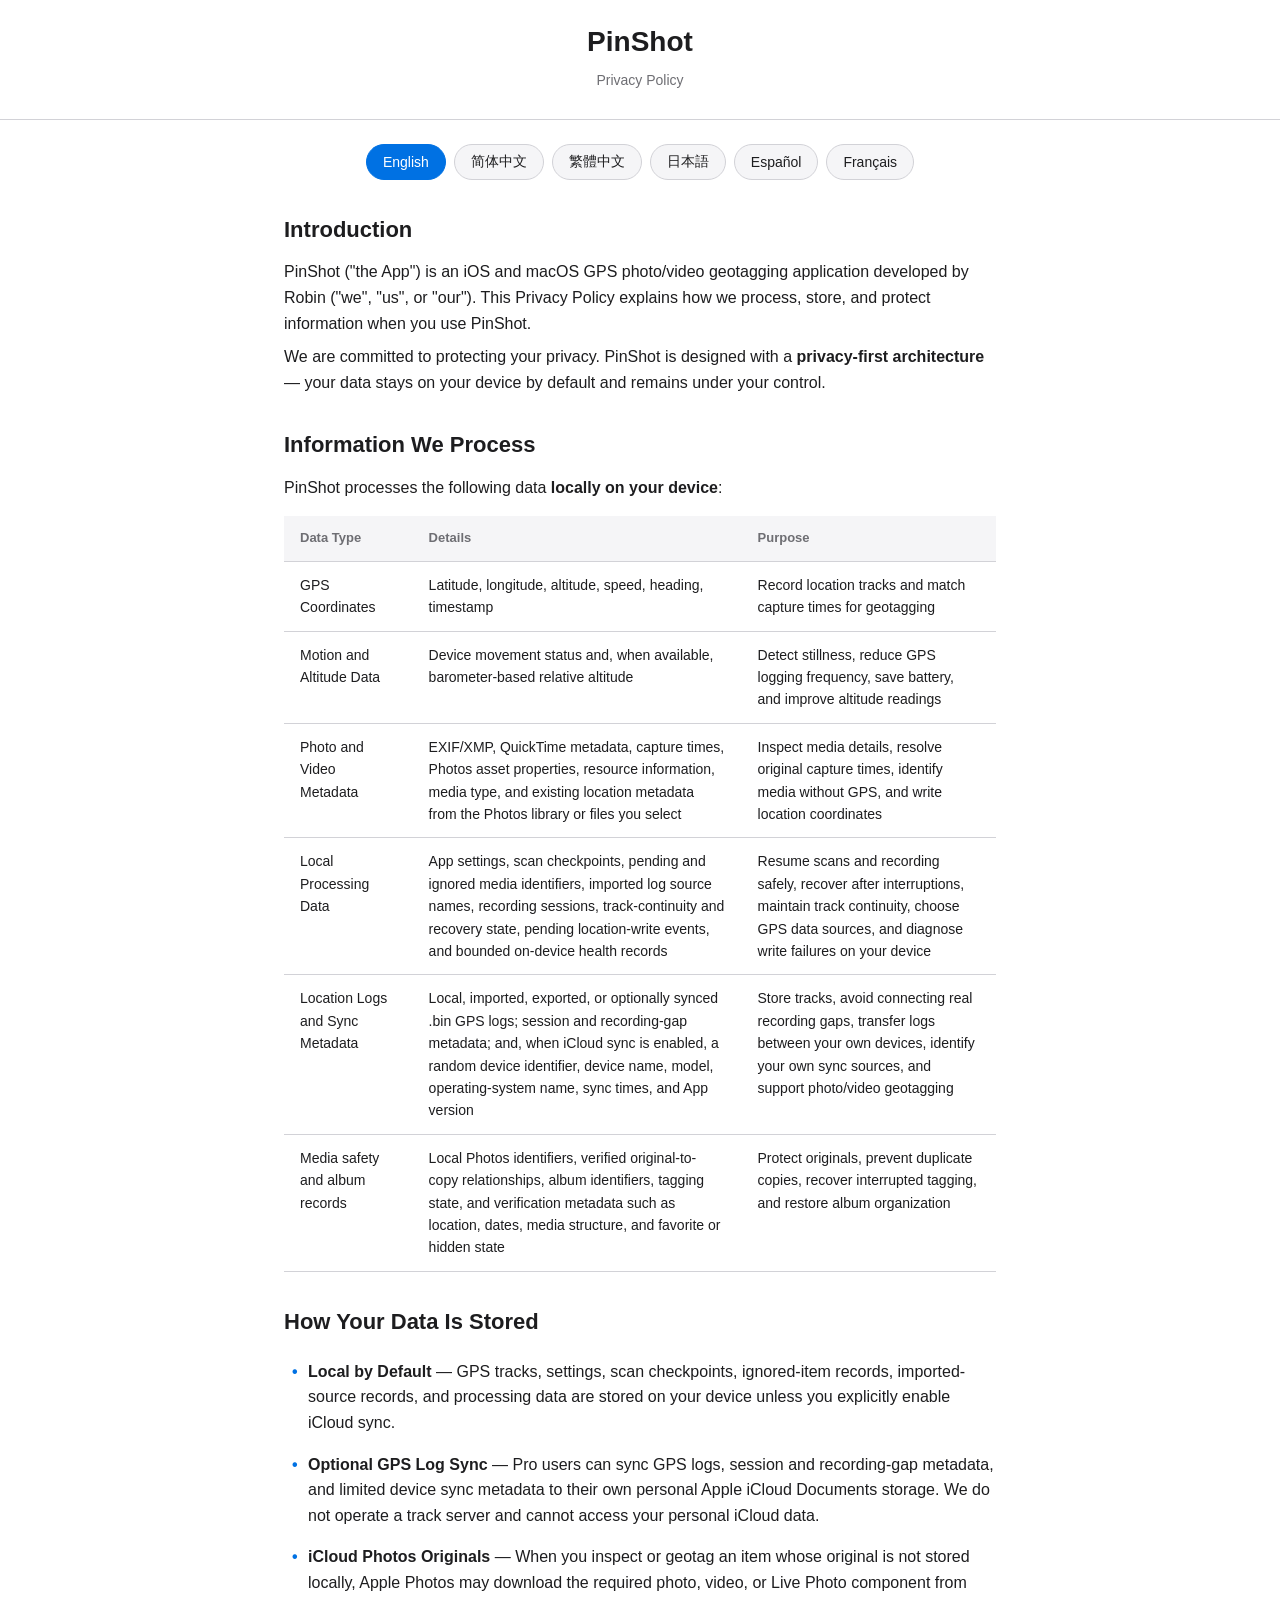
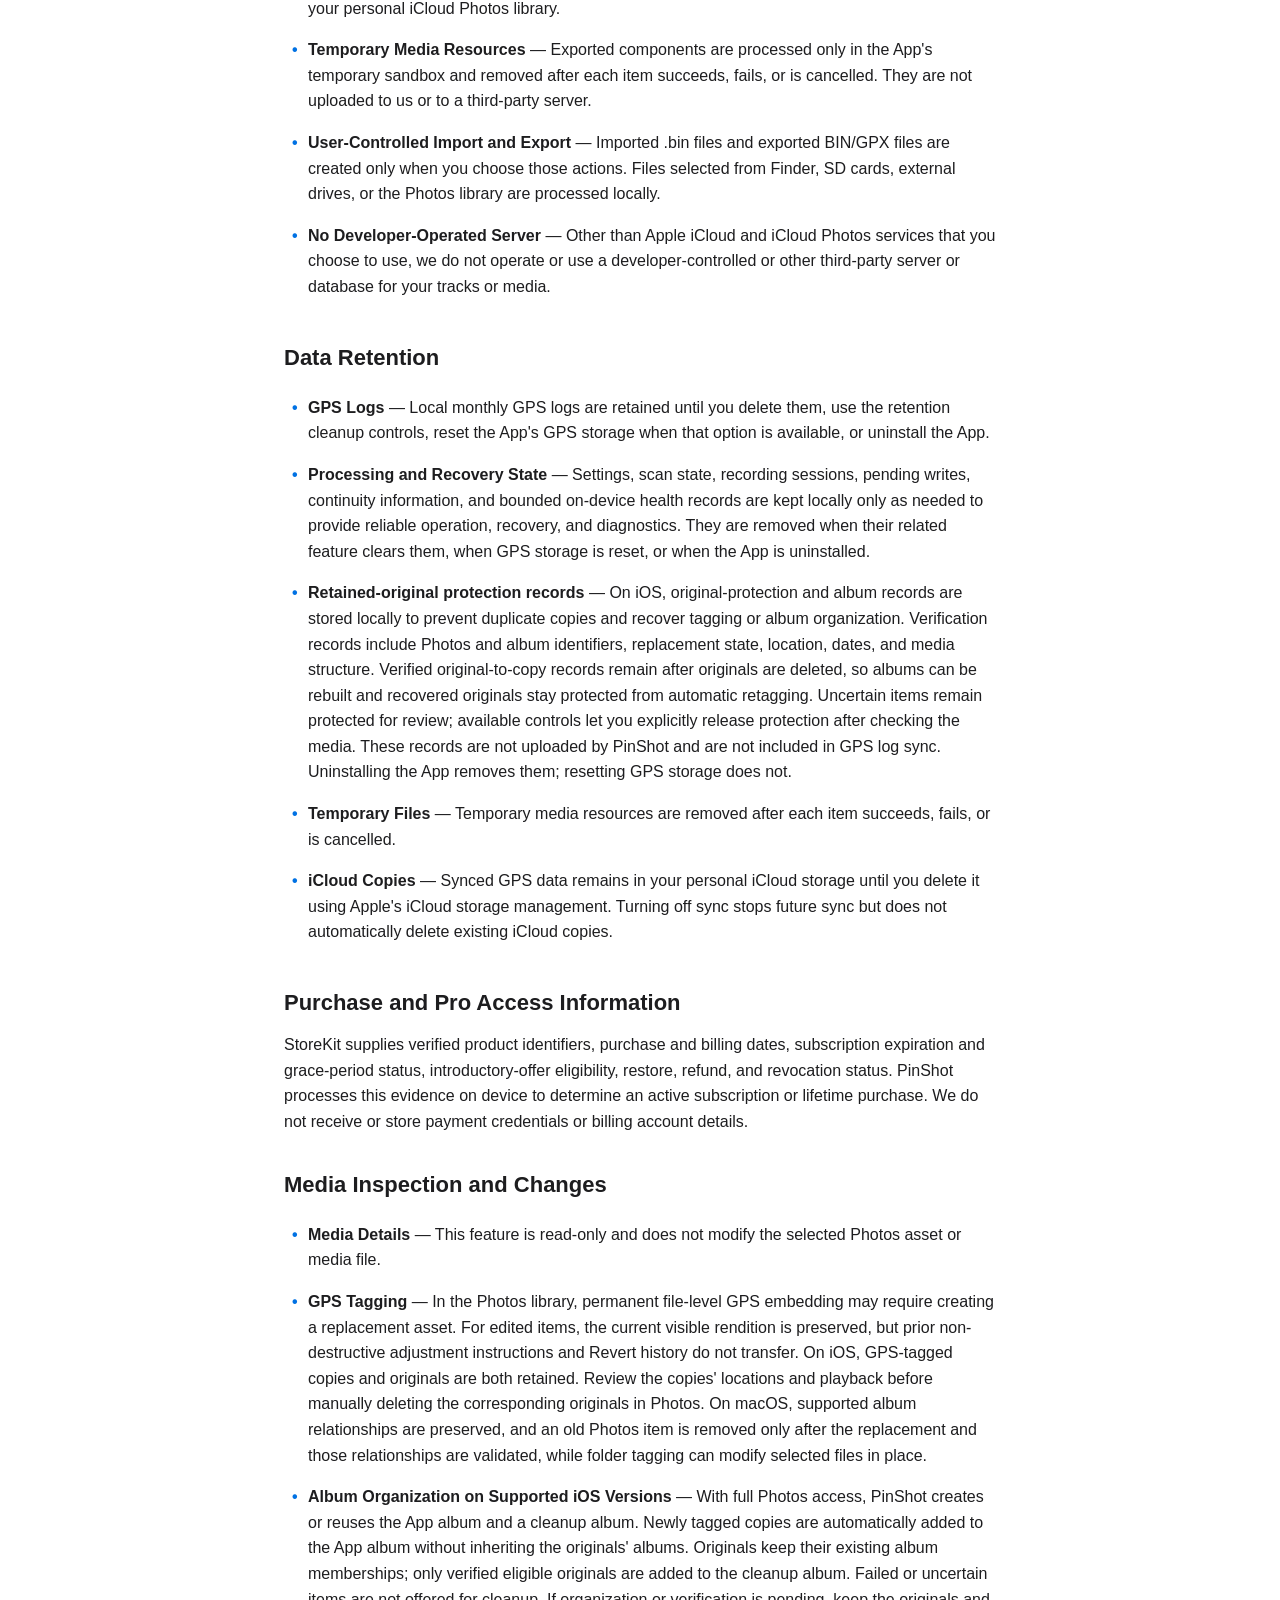
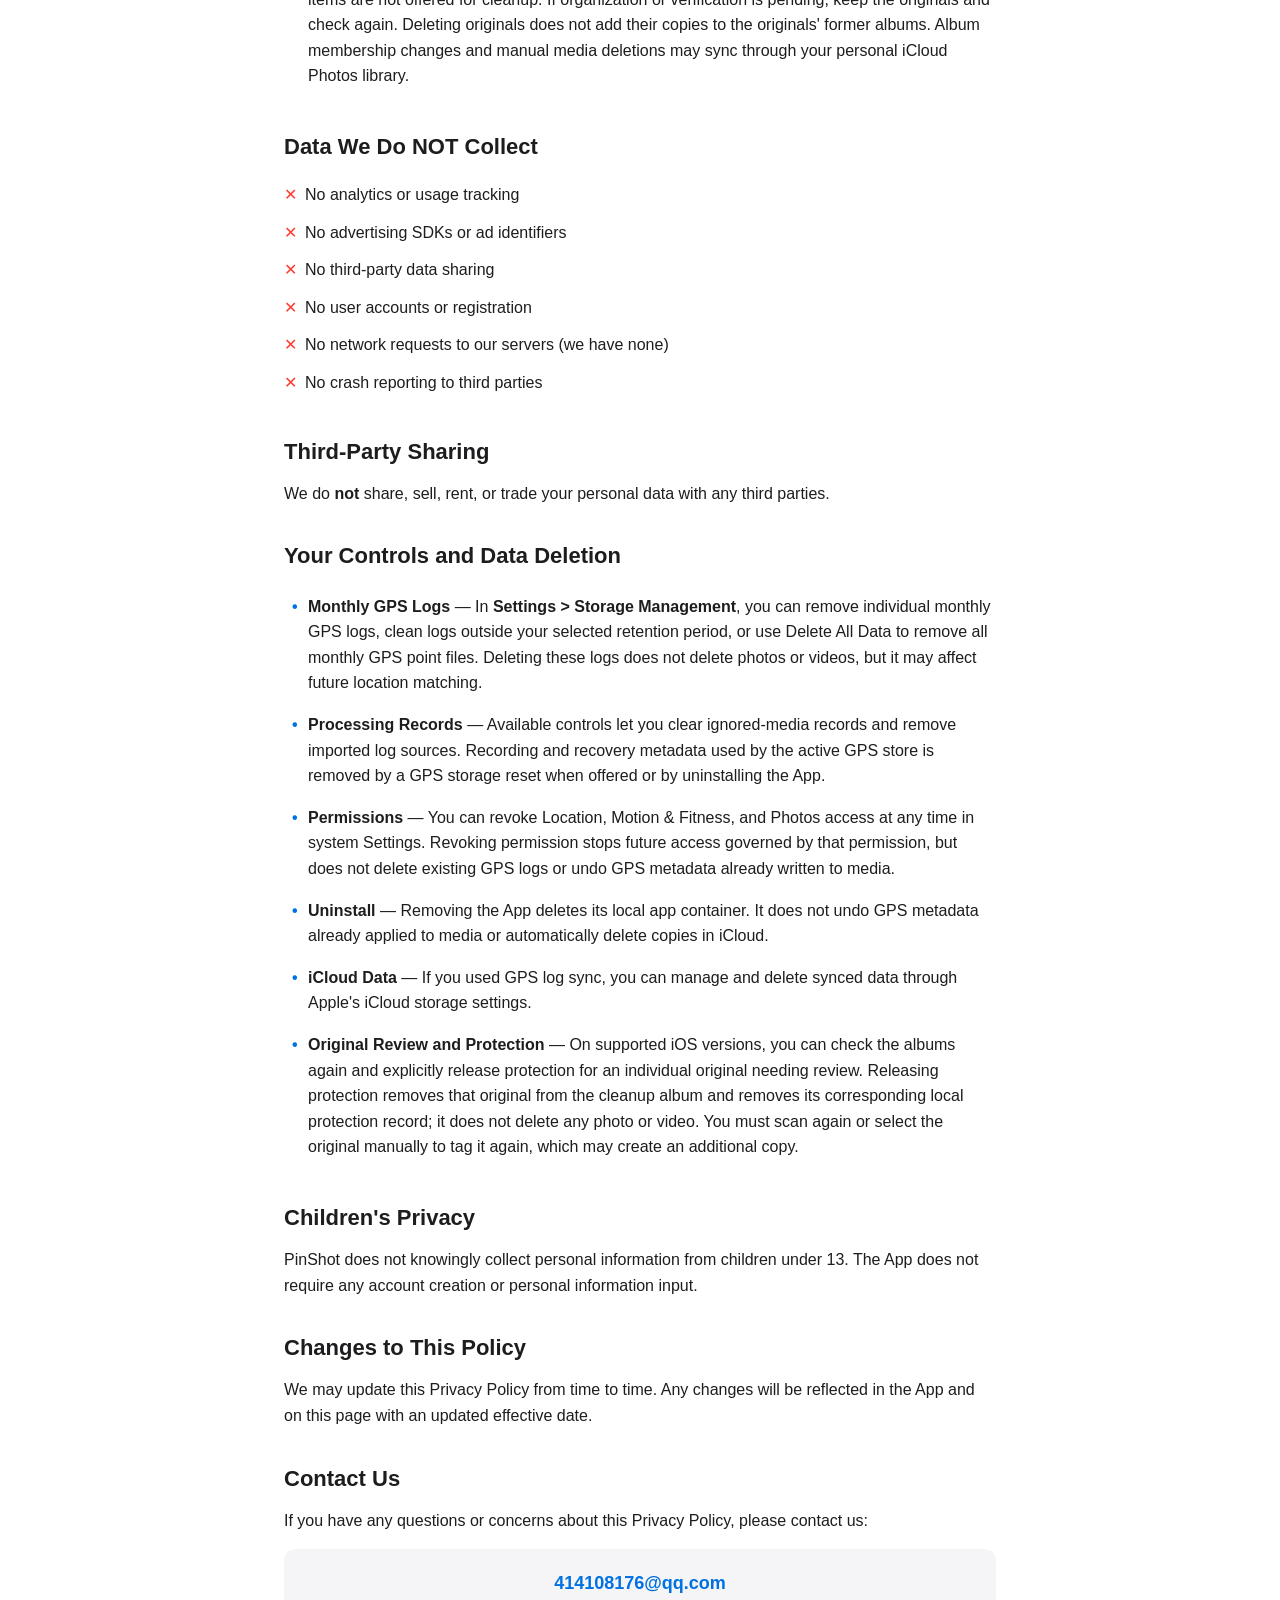
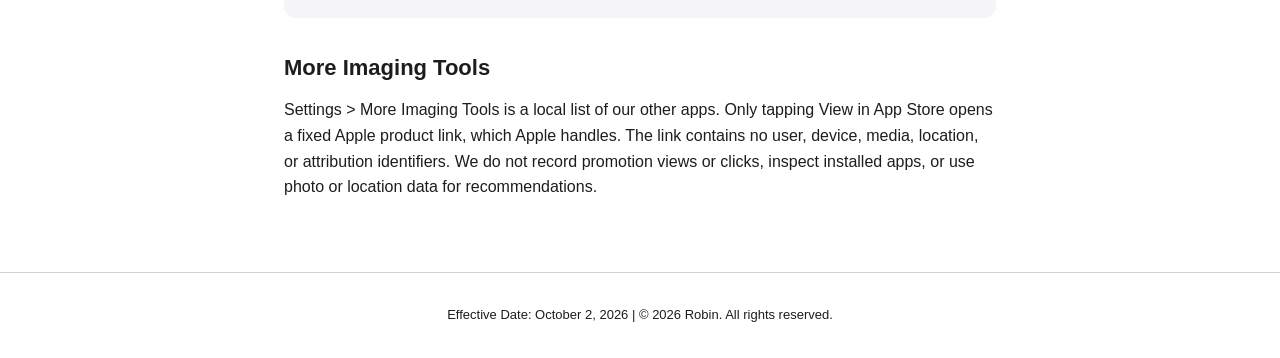
<file: privacy/index.html>
<!DOCTYPE html>
<html lang="en">
<head>
    <meta charset="UTF-8">
    <meta name="viewport" content="width=device-width, initial-scale=1.0">
    <title>PinShot — Privacy Policy</title>
    <style>
        :root {
            --color-bg: #ffffff;
            --color-text: #1d1d1f;
            --color-text-secondary: #6e6e73;
            --color-accent: #0071e3;
            --color-border: #d2d2d7;
            --color-surface: #f5f5f7;
            --color-negative: #ff3b30;
            --max-width: 760px;
        }

        @media (prefers-color-scheme: dark) {
            :root {
                --color-bg: #000000;
                --color-text: #f5f5f7;
                --color-text-secondary: #a1a1a6;
                --color-accent: #2997ff;
                --color-border: #424245;
                --color-surface: #1d1d1f;
                --color-negative: #ff453a;
            }
        }

        * { margin: 0; padding: 0; box-sizing: border-box; }

        body {
            font-family: -apple-system, BlinkMacSystemFont, "SF Pro Text", "Helvetica Neue", Helvetica, Arial, sans-serif;
            background-color: var(--color-bg);
            color: var(--color-text);
            line-height: 1.6;
            -webkit-font-smoothing: antialiased;
        }

        header {
            border-bottom: 1px solid var(--color-border);
            padding: 20px 24px;
            text-align: center;
        }

        header h1 { font-size: 28px; font-weight: 700; }
        header p { color: var(--color-text-secondary); font-size: 14px; margin-top: 4px; }

        .lang-switcher {
            display: flex;
            justify-content: center;
            flex-wrap: wrap;
            gap: 8px;
            margin: 24px auto 0;
            max-width: var(--max-width);
            padding: 0 24px;
        }

        .lang-switcher button {
            padding: 8px 16px;
            border: 1px solid var(--color-border);
            border-radius: 20px;
            background: var(--color-surface);
            color: var(--color-text);
            font-size: 14px;
            cursor: pointer;
            transition: all 0.2s ease;
        }

        .lang-switcher button.active { background: var(--color-accent); color: #ffffff; border-color: var(--color-accent); }
        .lang-switcher button:hover:not(.active) { border-color: var(--color-accent); }

        main { max-width: var(--max-width); margin: 0 auto; padding: 32px 24px 64px; }
        .content-section { display: none; }
        .content-section.active { display: block; }

        h2 { font-size: 22px; font-weight: 600; margin: 32px 0 12px; }
        h2:first-child { margin-top: 0; }
        p { margin: 8px 0; color: var(--color-text); }
        .highlight { font-weight: 600; }

        table { width: 100%; border-collapse: collapse; margin: 16px 0; font-size: 14px; }
        th, td { text-align: left; padding: 12px 16px; border-bottom: 1px solid var(--color-border); vertical-align: top; }
        th { background: var(--color-surface); font-weight: 600; font-size: 13px; color: var(--color-text-secondary); }

        .no-list, .yes-list { list-style: none; padding: 0; margin: 12px 0; }
        .no-list li { padding: 6px 0; display: flex; align-items: flex-start; gap: 8px; }
        .no-list li .icon { color: var(--color-negative); flex-shrink: 0; font-size: 16px; }
        .yes-list li { padding: 8px 0 8px 24px; position: relative; }
        .yes-list li::before { content: "•"; position: absolute; left: 8px; color: var(--color-accent); font-weight: 700; }

        .contact-box { background: var(--color-surface); border-radius: 12px; padding: 20px 24px; margin: 16px 0; text-align: center; }
        .contact-box a { color: var(--color-accent); text-decoration: none; font-weight: 600; font-size: 18px; }

        footer { text-align: center; padding: 24px; color: var(--color-text-secondary); font-size: 13px; border-top: 1px solid var(--color-border); }
    </style>
</head>
<body>
    <header>
        <h1 id="app-title">PinShot</h1>
        <p id="subtitle">Privacy Policy</p>
    </header>

    <div class="lang-switcher">
        <button id="btn-en" class="active" onclick="switchLanguage('en')">English</button>
        <button id="btn-zh-Hans" onclick="switchLanguage('zh-Hans')">简体中文</button>
        <button id="btn-zh-Hant" onclick="switchLanguage('zh-Hant')">繁體中文</button>
        <button id="btn-ja" onclick="switchLanguage('ja')">日本語</button>
        <button id="btn-es" onclick="switchLanguage('es')">Español</button>
        <button id="btn-fr" onclick="switchLanguage('fr')">Français</button>
    </div>

    <main>
        <div id="content-en" class="content-section active">
            <h2>Introduction</h2>
            <p>PinShot ("the App") is an iOS and macOS GPS photo/video geotagging application developed by Robin ("we", "us", or "our"). This Privacy Policy explains how we process, store, and protect information when you use PinShot.</p>
            <p>We are committed to protecting your privacy. PinShot is designed with a <span class="highlight">privacy-first architecture</span> — your data stays on your device by default and remains under your control.</p>
            <h2>Information We Process</h2>
            <p>PinShot processes the following data <span class="highlight">locally on your device</span>:</p>
            <table><thead><tr><th>Data Type</th><th>Details</th><th>Purpose</th></tr></thead><tbody>
                <tr><td>GPS Coordinates</td><td>Latitude, longitude, altitude, speed, heading, timestamp</td><td>Record location tracks and match capture times for geotagging</td></tr>
                <tr><td>Motion and Altitude Data</td><td>Device movement status and, when available, barometer-based relative altitude</td><td>Detect stillness, reduce GPS logging frequency, save battery, and improve altitude readings</td></tr>
                <tr><td>Photo and Video Metadata</td><td>EXIF/XMP, QuickTime metadata, capture times, Photos asset properties, resource information, media type, and existing location metadata from the Photos library or files you select</td><td>Inspect media details, resolve original capture times, identify media without GPS, and write location coordinates</td></tr>
                <tr><td>Local Processing Data</td><td>App settings, scan checkpoints, pending and ignored media identifiers, imported log source names, recording sessions, track-continuity and recovery state, pending location-write events, and bounded on-device health records</td><td>Resume scans and recording safely, recover after interruptions, maintain track continuity, choose GPS data sources, and diagnose write failures on your device</td></tr>
                <tr><td>Location Logs and Sync Metadata</td><td>Local, imported, exported, or optionally synced .bin GPS logs; session and recording-gap metadata; and, when iCloud sync is enabled, a random device identifier, device name, model, operating-system name, sync times, and App version</td><td>Store tracks, avoid connecting real recording gaps, transfer logs between your own devices, identify your own sync sources, and support photo/video geotagging</td></tr>
            <tr><td>Media safety and album records</td><td>Local Photos identifiers, verified original-to-copy relationships, album identifiers, tagging state, and verification metadata such as location, dates, media structure, and favorite or hidden state</td><td>Protect originals, prevent duplicate copies, recover interrupted tagging, and restore album organization</td></tr></tbody></table>
            <h2>How Your Data Is Stored</h2>
            <ul class="yes-list"><li><strong>Local by Default</strong> — GPS tracks, settings, scan checkpoints, ignored-item records, imported-source records, and processing data are stored on your device unless you explicitly enable iCloud sync.</li><li><strong>Optional GPS Log Sync</strong> — Pro users can sync GPS logs, session and recording-gap metadata, and limited device sync metadata to their own personal Apple iCloud Documents storage. We do not operate a track server and cannot access your personal iCloud data.</li><li><strong>iCloud Photos Originals</strong> — When you inspect or geotag an item whose original is not stored locally, Apple Photos may download the required photo, video, or Live Photo component from your personal iCloud Photos library.</li><li><strong>Temporary Media Resources</strong> — Exported components are processed only in the App's temporary sandbox and removed after each item succeeds, fails, or is cancelled. They are not uploaded to us or to a third-party server.</li><li><strong>User-Controlled Import and Export</strong> — Imported .bin files and exported BIN/GPX files are created only when you choose those actions. Files selected from Finder, SD cards, external drives, or the Photos library are processed locally.</li><li><strong>No Developer-Operated Server</strong> — Other than Apple iCloud and iCloud Photos services that you choose to use, we do not operate or use a developer-controlled or other third-party server or database for your tracks or media.</li></ul>
            <h2>Data Retention</h2><ul class="yes-list"><li><strong>GPS Logs</strong> — Local monthly GPS logs are retained until you delete them, use the retention cleanup controls, reset the App's GPS storage when that option is available, or uninstall the App.</li><li><strong>Processing and Recovery State</strong> — Settings, scan state, recording sessions, pending writes, continuity information, and bounded on-device health records are kept locally only as needed to provide reliable operation, recovery, and diagnostics. They are removed when their related feature clears them, when GPS storage is reset, or when the App is uninstalled.</li><li><strong>Retained-original protection records</strong> — On iOS, original-protection and album records are stored locally to prevent duplicate copies and recover tagging or album organization. Verification records include Photos and album identifiers, replacement state, location, dates, and media structure. Verified original-to-copy records remain after originals are deleted, so albums can be rebuilt and recovered originals stay protected from automatic retagging. Uncertain items remain protected for review; available controls let you explicitly release protection after checking the media. These records are not uploaded by PinShot and are not included in GPS log sync. Uninstalling the App removes them; resetting GPS storage does not.</li><li><strong>Temporary Files</strong> — Temporary media resources are removed after each item succeeds, fails, or is cancelled.</li><li><strong>iCloud Copies</strong> — Synced GPS data remains in your personal iCloud storage until you delete it using Apple's iCloud storage management. Turning off sync stops future sync but does not automatically delete existing iCloud copies.</li></ul>
            <h2>Purchase and Pro Access Information</h2><p>StoreKit supplies verified product identifiers, purchase and billing dates, subscription expiration and grace-period status, introductory-offer eligibility, restore, refund, and revocation status. PinShot processes this evidence on device to determine an active subscription or lifetime purchase. We do not receive or store payment credentials or billing account details.</p>
            <h2>Media Inspection and Changes</h2>
            <ul class="yes-list"><li><strong>Media Details</strong> — This feature is read-only and does not modify the selected Photos asset or media file.</li><li><strong>GPS Tagging</strong> — In the Photos library, permanent file-level GPS embedding may require creating a replacement asset. For edited items, the current visible rendition is preserved, but prior non-destructive adjustment instructions and Revert history do not transfer. On iOS, GPS-tagged copies and originals are both retained. Review the copies' locations and playback before manually deleting the corresponding originals in Photos. On macOS, supported album relationships are preserved, and an old Photos item is removed only after the replacement and those relationships are validated, while folder tagging can modify selected files in place.</li><li><strong>Album Organization on Supported iOS Versions</strong> — With full Photos access, PinShot creates or reuses the App album and a cleanup album. Newly tagged copies are automatically added to the App album without inheriting the originals' albums. Originals keep their existing album memberships; only verified eligible originals are added to the cleanup album. Failed or uncertain items are not offered for cleanup. If organization or verification is pending, keep the originals and check again. Deleting originals does not add their copies to the originals' former albums. Album membership changes and manual media deletions may sync through your personal iCloud Photos library.</li></ul>
            <h2>Data We Do NOT Collect</h2>
            <ul class="no-list"><li><span class="icon">✕</span> No analytics or usage tracking</li><li><span class="icon">✕</span> No advertising SDKs or ad identifiers</li><li><span class="icon">✕</span> No third-party data sharing</li><li><span class="icon">✕</span> No user accounts or registration</li><li><span class="icon">✕</span> No network requests to our servers (we have none)</li><li><span class="icon">✕</span> No crash reporting to third parties</li></ul>
            <h2>Third-Party Sharing</h2><p>We do <strong>not</strong> share, sell, rent, or trade your personal data with any third parties.</p>
            <h2>Your Controls and Data Deletion</h2><ul class="yes-list"><li><strong>Monthly GPS Logs</strong> — In <strong>Settings &gt; Storage Management</strong>, you can remove individual monthly GPS logs, clean logs outside your selected retention period, or use Delete All Data to remove all monthly GPS point files. Deleting these logs does not delete photos or videos, but it may affect future location matching.</li><li><strong>Processing Records</strong> — Available controls let you clear ignored-media records and remove imported log sources. Recording and recovery metadata used by the active GPS store is removed by a GPS storage reset when offered or by uninstalling the App.</li><li><strong>Permissions</strong> — You can revoke Location, Motion &amp; Fitness, and Photos access at any time in system Settings. Revoking permission stops future access governed by that permission, but does not delete existing GPS logs or undo GPS metadata already written to media.</li><li><strong>Uninstall</strong> — Removing the App deletes its local app container. It does not undo GPS metadata already applied to media or automatically delete copies in iCloud.</li><li><strong>iCloud Data</strong> — If you used GPS log sync, you can manage and delete synced data through Apple's iCloud storage settings.</li><li><strong>Original Review and Protection</strong> — On supported iOS versions, you can check the albums again and explicitly release protection for an individual original needing review. Releasing protection removes that original from the cleanup album and removes its corresponding local protection record; it does not delete any photo or video. You must scan again or select the original manually to tag it again, which may create an additional copy.</li></ul>
            <h2>Children's Privacy</h2><p>PinShot does not knowingly collect personal information from children under 13. The App does not require any account creation or personal information input.</p>
            <h2>Changes to This Policy</h2><p>We may update this Privacy Policy from time to time. Any changes will be reflected in the App and on this page with an updated effective date.</p>
            <h2>Contact Us</h2><p>If you have any questions or concerns about this Privacy Policy, please contact us:</p><div class="contact-box"><a href="mailto:414108176@qq.com">414108176@qq.com</a></div>
            <h2>More Imaging Tools</h2><p>Settings &gt; More Imaging Tools is a local list of our other apps. Only tapping View in App Store opens a fixed Apple product link, which Apple handles. The link contains no user, device, media, location, or attribution identifiers. We do not record promotion views or clicks, inspect installed apps, or use photo or location data for recommendations.</p>
        </div>

        <div id="content-zh-Hans" class="content-section">
            <h2>简介</h2><p>影像轨迹（“本应用”）是由 Robin（“我们”）开发的 iOS 与 macOS GPS 照片/视频地理标记应用程序。本隐私政策说明了当您使用影像轨迹时，我们如何处理、存储和保护相关信息。</p><p>我们致力于保护您的隐私。影像轨迹采用<span class="highlight">隐私优先架构</span>设计 — 您的数据默认保存在您的设备上；只有在您主动启用 iCloud 同步时，相关 GPS 数据才会保存到您的个人 Apple iCloud。</p>
            <h2>我们处理的信息</h2><p>影像轨迹<span class="highlight">仅在您的设备本地</span>处理以下数据：</p>
            <table><thead><tr><th>数据类型</th><th>详情</th><th>用途</th></tr></thead><tbody><tr><td>GPS 坐标</td><td>纬度、经度、海拔、速度、航向、时间戳</td><td>记录位置轨迹，并按拍摄时间匹配照片/视频位置</td></tr><tr><td>运动与高度数据</td><td>设备运动状态，以及可用时的气压计相对高度</td><td>检测静止状态、降低 GPS 记录频率、节省电量，并改善海拔记录</td></tr><tr><td>照片和视频元数据</td><td>来自系统照片库或所选文件的 EXIF/XMP、QuickTime 元数据、拍摄时间、Photos 资产属性、资源信息、媒体类型和已有位置信息</td><td>查看媒体详情、解析原始拍摄时间、识别没有 GPS 的媒体并写入位置坐标</td></tr><tr><td>本地处理数据</td><td>应用设置、扫描断点、待处理和已忽略媒体标识、导入日志来源名称、录制会话、轨迹连续性与恢复状态、待写位置事件，以及有容量上限的本地运行健康记录</td><td>安全恢复扫描和录制、在中断后继续运行、保持轨迹连续性、选择 GPS 数据来源，并在设备本地诊断写入故障</td></tr><tr><td>位置日志与同步元数据</td><td>本地、导入、导出或可选同步的 .bin GPS 日志、录制会话和真实记录断点元数据；启用 iCloud 同步后，还包括随机设备标识、设备名称、型号、操作系统名称、同步时间和应用版本</td><td>保存轨迹、避免跨真实断点错误连接、在您自己的设备间传输日志、识别您自己的同步来源，并支持照片/视频地理标记</td></tr><tr><td>媒体安全与相簿记录</td><td>本地 Photos 标识、已核验的原片与副本对应关系、相簿标识、标记状态，以及位置、日期、媒体结构、收藏或隐藏状态等核验信息</td><td>保护原片、防止重复生成副本、恢复中断的标记及相簿整理</td></tr></tbody></table>
            <h2>数据存储方式</h2><ul class="yes-list"><li><strong>默认本地存储</strong> — GPS 轨迹、设置、扫描断点、忽略记录、导入来源记录和处理数据默认保存在您的设备上，除非您主动开启 iCloud 同步。</li><li><strong>可选 GPS 日志同步</strong> — Pro 用户可以将 GPS 日志、录制会话和真实记录断点元数据，以及有限的设备同步元数据，同步到自己的 Apple iCloud Documents 存储。我们不运营轨迹服务器，也无法访问您的个人 iCloud 数据。</li><li><strong>iCloud 照片原件</strong> — 当您查看或标记的媒体原件不在本机时，Apple Photos 可能从您个人的 iCloud 照片图库下载所需照片、视频或 Live Photo 组件。</li><li><strong>临时媒体资源</strong> — 导出的组件仅在本应用的临时沙盒中处理，并在每个项目成功、失败或取消后删除；不会上传给我们或第三方服务器。</li><li><strong>用户主动导入与导出</strong> — 导入 .bin 文件、导出 BIN/GPX 文件仅会在您主动选择相关操作时发生。来自 Finder、SD 卡、外置硬盘或系统照片库的文件均在本地处理。</li><li><strong>无开发者运营的服务器</strong> — 除您选择使用的 Apple iCloud 和 iCloud Photos 服务外，我们不会使用由开发者控制或其他第三方运营的服务器或数据库来保存您的轨迹或媒体。</li></ul>
            <h2>数据保留期限</h2><ul class="yes-list"><li><strong>GPS 日志</strong> — 本地月度 GPS 日志会保留到您主动删除、使用保留期限清理功能、在可用时重置应用的 GPS 存储，或卸载本应用。</li><li><strong>处理与恢复状态</strong> — 设置、扫描状态、录制会话、待写事件、连续性信息和有容量上限的本地运行健康记录，仅在提供可靠运行、恢复和诊断所需的期间保存在本地；相关功能清理、GPS 存储重置或卸载应用时会将其删除。</li><li><strong>保留原片保护记录</strong> — iOS 原片保护与相簿记录保存在设备本地，用于防止重复生成副本并恢复标记或相簿整理。核验记录包括 Photos 和相簿标识、替换状态、位置、日期及媒体结构。已核验的原片与副本对应记录会在原片删除后继续保留，用于重建相簿，并在原片恢复后继续防止自动重复标记。状态不确定的项目继续受到保护供您核对；应用提供的控制项允许您在核对媒体后明确解除保护。这些记录不会由影像轨迹上传，也不包含在 GPS 日志同步中。卸载应用会删除这些记录，重置 GPS 存储不会删除。</li><li><strong>临时文件</strong> — 临时媒体资源会在每个项目成功、失败或取消后删除。</li><li><strong>iCloud 副本</strong> — 已同步 GPS 数据会保留在您的个人 iCloud 中，直至您通过 Apple 的 iCloud 存储管理将其删除。关闭同步只会停止后续同步，不会自动删除已有 iCloud 副本。</li></ul>
            <h2>购买与 Pro 权益信息</h2><p>StoreKit 会提供经验证的商品标识符、购买与计费日期、订阅到期及宽限期状态、优惠试用资格、恢复、退款和撤销状态。影像轨迹仅在设备上处理这些凭证，用于判断有效订阅或永久买断权益。我们不会接收或存储您的付款凭证和账单账户详情。</p>
            <h2>媒体检查与修改</h2><ul class="yes-list"><li><strong>媒体详情</strong> — 只读检查，不修改所选 Photos 资产或媒体文件。</li><li><strong>GPS 标记</strong> — 在 Photos 相册中，永久写入文件级 GPS 可能需要创建替换资产。对于已编辑项目，会保留当前可见的编辑结果，但旧资产的非破坏性调整指令和“复原”历史不会转移。iOS 上保留 GPS 标记副本和原片。请核对副本的位置和播放是否正常，再在系统“照片”中手动删除对应原片。macOS 上保留支持的相簿归属，并仅在替换资产及这些关系验证通过后移除旧 Photos 项目；文件夹标记仍可能原地修改所选文件。</li><li><strong>相簿整理（支持此功能的 iOS 版本）</strong> — 获得完整照片访问权限后，影像轨迹会创建或复用 App 相簿和待删除相簿。新生成的标记副本自动加入 App 相簿，不继承原片所在的相簿。原片保留原有相簿归属，只有核验通过且符合条件的原片才加入待删除相簿；失败或状态不确定的项目不会作为清理候选。整理或核验尚未完成时，请保留原片并重新核对。删除原片后，副本不会自动加入原片原来的相簿。相簿成员变更及手动删除媒体可能通过您个人的 iCloud 照片图库同步。</li></ul>
            <h2>我们不收集的数据</h2><ul class="no-list"><li><span class="icon">✕</span> 无分析或使用跟踪</li><li><span class="icon">✕</span> 无广告 SDK 或广告标识符</li><li><span class="icon">✕</span> 无第三方数据共享</li><li><span class="icon">✕</span> 无用户账户或注册</li><li><span class="icon">✕</span> 无向我们服务器的网络请求（我们没有服务器）</li><li><span class="icon">✕</span> 无向第三方的崩溃报告</li></ul>
            <h2>第三方共享</h2><p>我们<strong>不会</strong>与任何第三方共享、出售、出租或交易您的个人数据。</p><h2>您的控制与数据删除</h2><ul class="yes-list"><li><strong>月度 GPS 日志</strong> — 您可以在<strong>设置 &gt; 存储管理</strong>中删除单个月度 GPS 日志、清理所选保留期限之外的日志，或使用“删除所有数据”移除全部月度 GPS 点位文件。删除这些日志不会删除照片或视频，但可能影响之后的位置匹配。</li><li><strong>处理记录</strong> — 应用提供的控制项可用于清空忽略媒体记录和移除导入日志来源。当前 GPS 存储使用的录制与恢复元数据，会在应用提供 GPS 存储重置时随之删除，或在卸载应用时删除。</li><li><strong>系统权限</strong> — 您可以随时在系统设置中撤回定位、运动与健身以及照片权限。撤回权限会停止该权限控制的后续访问，但不会删除已有 GPS 日志，也不会撤销已经写入媒体的 GPS 元数据。</li><li><strong>卸载应用</strong> — 卸载应用会删除其本地应用容器，但不会撤销已经写入媒体的 GPS 元数据，也不会自动删除 iCloud 中的副本。</li><li><strong>iCloud 数据</strong> — 如果您使用了 GPS 日志同步，可以通过 Apple 的 iCloud 存储设置管理和删除同步数据。</li><li><strong>原片核对与保护</strong> — 在支持此功能的 iOS 版本中，您可以重新核对相簿，并明确确认解除单个需核对原片的保护。解除保护会将该原片移出待删除相簿，并移除对应的本地保护记录，不会删除任何照片或视频。之后需重新扫描或手动选择原片才能再次标记；再次标记可能生成额外副本。</li></ul>
            <h2>儿童隐私</h2><p>影像轨迹不会故意收集 13 岁以下儿童的个人信息。本应用不要求创建任何账户或输入个人信息。</p><h2>政策变更</h2><p>我们可能会不时更新本隐私政策。任何变更将在应用内和本页面上以更新的生效日期反映。</p><h2>联系我们</h2><p>如果您对本隐私政策有任何问题或疑虑，请通过以下方式联系我们：</p><div class="contact-box"><a href="mailto:414108176@qq.com">414108176@qq.com</a></div>
            <h2>更多影像工具</h2><p>“设置 &gt; 更多影像工具”提供我们其他应用的本地列表。只有点击“在 App Store 查看”时，才由 Apple 处理固定的产品链接；链接不包含用户、设备、媒体、位置或归因标识。我们不记录推荐曝光或点击，不探测已安装应用，也不使用照片或位置数据进行推荐。</p>
        </div>

        <div id="content-zh-Hant" class="content-section">
            <h2>簡介</h2><p>影像軌跡（「本應用」）是由 Robin（「我們」）開發的 iOS 與 macOS GPS 照片/影片地理標記應用程式。本隱私政策說明當您使用影像軌跡時，我們如何處理、儲存和保護相關資訊。</p><p>我們致力於保護您的隱私。影像軌跡採用<span class="highlight">隱私優先架構</span>設計 — 您的資料預設保存在您的裝置上，並由您掌控。</p>
            <h2>我們處理的資訊</h2><p>影像軌跡<span class="highlight">僅在您的裝置本機</span>處理以下資料：</p>
            <table><thead><tr><th>資料類型</th><th>詳細資料</th><th>用途</th></tr></thead><tbody><tr><td>GPS 座標</td><td>緯度、經度、海拔、速度、航向、時間戳</td><td>記錄位置軌跡，並依拍攝時間匹配照片/影片位置</td></tr><tr><td>運動與高度資料</td><td>裝置運動狀態，以及可用時的氣壓計相對高度</td><td>偵測靜止狀態、降低 GPS 記錄頻率、節省電量，並改善海拔記錄</td></tr><tr><td>照片和影片元資料</td><td>來自系統照片圖庫或所選檔案的 EXIF/XMP、QuickTime 元資料、拍攝時間、Photos 資產屬性、資源資訊、媒體類型和既有位置資訊</td><td>檢視媒體詳細資訊、解析原始拍攝時間、識別沒有 GPS 的媒體並寫入位置座標</td></tr><tr><td>本機處理資料</td><td>應用設定、掃描中斷點、待處理與已忽略媒體識別碼、匯入日誌來源名稱、錄製工作階段、軌跡連續性與復原狀態、待寫位置事件，以及有容量上限的本機執行健康記錄</td><td>安全恢復掃描和錄製、在中斷後繼續運作、維持軌跡連續性、選擇 GPS 資料來源，並在裝置本機診斷寫入故障</td></tr><tr><td>位置日誌與同步中繼資料</td><td>本機、匯入、匯出或可選同步的 .bin GPS 日誌、錄製工作階段和真實記錄中斷點中繼資料；啟用 iCloud 同步後，還包括隨機裝置識別碼、裝置名稱、型號、作業系統名稱、同步時間和應用程式版本</td><td>保存軌跡、避免跨真實中斷點錯誤連接、在您自己的裝置間傳輸日誌、識別您自己的同步來源，並支援照片/影片地理標記</td></tr><tr><td>媒體安全與相簿記錄</td><td>本機 Photos 識別碼、已核驗的原始媒體與副本對應關係、相簿識別碼、標記狀態，以及位置、日期、媒體結構、收藏或隱藏狀態等核驗資訊</td><td>保護原始媒體、防止重複產生副本、復原中斷的標記及相簿整理</td></tr></tbody></table>
            <h2>資料儲存方式</h2><ul class="yes-list"><li><strong>預設本機儲存</strong> — GPS 軌跡、設定、掃描中斷點、忽略記錄、匯入來源記錄和處理資料預設保存在您的裝置上，除非您主動開啟 iCloud 同步。</li><li><strong>可選 GPS 日誌同步</strong> — Pro 使用者可以將 GPS 日誌、錄製工作階段和真實記錄中斷點中繼資料，以及有限的裝置同步中繼資料，同步到自己的 Apple iCloud Documents 儲存空間。我們不營運軌跡伺服器，也無法存取您的個人 iCloud 資料。</li><li><strong>iCloud 照片原始檔</strong> — 當您檢視或標記的媒體原始檔不在本機時，Apple Photos 可能從您個人的 iCloud 照片圖庫下載所需照片、影片或 Live Photo 元件。</li><li><strong>暫存媒體資源</strong> — 匯出的元件只會在本應用的暫存沙盒中處理，並在每個項目成功、失敗或取消後刪除；不會上傳給我們或第三方伺服器。</li><li><strong>使用者主動匯入與匯出</strong> — 匯入 .bin 檔案、匯出 BIN/GPX 檔案僅會在您主動選擇相關操作時發生。來自 Finder、SD 卡、外接硬碟或系統照片圖庫的檔案均在本機處理。</li><li><strong>無開發者營運的伺服器</strong> — 除您選擇使用的 Apple iCloud 和 iCloud Photos 服務外，我們不會使用由開發者控制或其他第三方營運的伺服器或資料庫來保存您的軌跡或媒體。</li></ul>
            <h2>資料保留期限</h2><ul class="yes-list"><li><strong>GPS 日誌</strong> — 本機月度 GPS 日誌會保留到您主動刪除、使用保留期限清理功能、在可用時重設應用程式的 GPS 儲存空間，或解除安裝本應用。</li><li><strong>處理與復原狀態</strong> — 設定、掃描狀態、錄製工作階段、待寫事件、連續性資訊和有容量上限的本機執行健康記錄，只會在提供可靠運作、復原和診斷所需期間保存在本機；相關功能清理、GPS 儲存空間重設或解除安裝應用程式時會將其刪除。</li><li><strong>保留原片保護記錄</strong> — iOS 原始媒體保護與相簿記錄儲存在裝置本機，用於防止重複產生副本並復原標記或相簿整理。核驗記錄包括 Photos 和相簿識別碼、替換狀態、位置、日期及媒體結構。已核驗的原始媒體與副本對應記錄會在原始媒體刪除後繼續保留，用於重建相簿，並在原始媒體復原後繼續防止自動重複標記。狀態不確定的項目繼續受到保護以供核對；應用程式提供的控制項允許您在核對媒體後明確解除保護。這些記錄不會由影像軌跡上傳，也不包含在 GPS 日誌同步中。移除 App 會刪除這些記錄，重設 GPS 儲存空間不會刪除。</li><li><strong>暫存檔案</strong> — 暫存媒體資源會在每個項目成功、失敗或取消後刪除。</li><li><strong>iCloud 副本</strong> — 已同步 GPS 資料會保留在您的個人 iCloud 中，直到您透過 Apple 的 iCloud 儲存空間管理將其刪除。關閉同步只會停止後續同步，不會自動刪除現有 iCloud 副本。</li></ul>
            <h2>購買與 Pro 權益資訊</h2><p>StoreKit 會提供經驗證的商品識別碼、購買與計費日期、訂閱到期及寬限期狀態、優惠試用資格、回復、退款和撤銷狀態。影像軌跡只在裝置上處理這些憑證，用於判斷有效訂閱或永久買斷權益。我們不會接收或儲存您的付款憑證和帳單帳戶詳情。</p>
            <h2>媒體檢查與修改</h2><ul class="yes-list"><li><strong>媒體詳細資訊</strong> — 唯讀檢查，不會修改所選 Photos 資產或媒體檔案。</li><li><strong>GPS 標記</strong> — 在 Photos 照片圖庫中，永久寫入檔案層級 GPS 可能需要建立替換資產。對於已編輯項目，會保留目前可見的編輯結果，但舊資產的非破壞性調整指令和「回復」歷史不會轉移。iOS 上保留 GPS 標記副本和原始媒體。請核對副本的位置和播放是否正常，再在系統「照片」中手動刪除對應的原始媒體。macOS 上保留支援的相簿歸屬，並僅在替換資產及這些關係驗證通過後移除舊 Photos 項目；資料夾標記仍可能原地修改所選檔案。</li><li><strong>相簿整理（支援此功能的 iOS 版本）</strong> — 取得完整照片存取權限後，影像軌跡會建立或重用 App 相簿和待刪除相簿。新產生的標記副本自動加入 App 相簿，不繼承原始媒體所在的相簿。原始媒體保留原有相簿歸屬，只有核驗通過且符合條件的原始媒體才加入待刪除相簿；失敗或狀態不確定的項目不會列為清理候選。整理或核驗尚未完成時，請保留原始媒體並重新核對。刪除原始媒體後，副本不會自動加入原始媒體原來的相簿。相簿成員變更及手動刪除媒體可能透過您個人的 iCloud 照片圖庫同步。</li></ul>
            <h2>我們不蒐集的資料</h2><ul class="no-list"><li><span class="icon">✕</span> 無分析或使用追蹤</li><li><span class="icon">✕</span> 無廣告 SDK 或廣告識別碼</li><li><span class="icon">✕</span> 無第三方資料共享</li><li><span class="icon">✕</span> 無使用者帳號或註冊</li><li><span class="icon">✕</span> 無向我們伺服器的網路請求（我們沒有伺服器）</li><li><span class="icon">✕</span> 無向第三方的崩潰報告</li></ul>
            <h2>第三方共享</h2><p>我們<strong>不會</strong>與任何第三方共享、出售、出租或交易您的個人資料。</p><h2>您的控制與資料刪除</h2><ul class="yes-list"><li><strong>月度 GPS 日誌</strong> — 您可以在<strong>設定 &gt; 儲存管理</strong>中刪除單個月度 GPS 日誌、清理所選保留期限以外的日誌，或使用「刪除所有資料」移除全部月度 GPS 點位檔案。刪除這些日誌不會刪除照片或影片，但可能影響之後的位置比對。</li><li><strong>處理記錄</strong> — 應用程式提供的控制項可用於清空忽略媒體記錄和移除匯入日誌來源。目前 GPS 儲存空間使用的錄製與復原中繼資料，會在應用程式提供 GPS 儲存空間重設時隨之刪除，或在解除安裝應用程式時刪除。</li><li><strong>系統權限</strong> — 您可以隨時在系統設定中撤回定位、動作與健身以及照片權限。撤回權限會停止該權限控制的後續存取，但不會刪除現有 GPS 日誌，也不會復原已寫入媒體的 GPS 中繼資料。</li><li><strong>解除安裝應用程式</strong> — 解除安裝會刪除其本機應用程式容器，但不會復原已寫入媒體的 GPS 中繼資料，也不會自動刪除 iCloud 中的副本。</li><li><strong>iCloud 資料</strong> — 如果您使用了 GPS 日誌同步，可以透過 Apple 的 iCloud 儲存空間設定管理和刪除同步資料。</li><li><strong>原始媒體核對與保護</strong> — 在支援此功能的 iOS 版本中，您可以重新核對相簿，並明確確認解除單個需核對原始媒體的保護。解除保護會將該原始媒體移出待刪除相簿，並移除對應的本機保護記錄，不會刪除任何照片或影片。之後需重新掃描或手動選取原始媒體才能再次標記；再次標記可能產生額外副本。</li></ul>
            <h2>兒童隱私</h2><p>影像軌跡不會故意蒐集 13 歲以下兒童的個人資訊。本應用不要求建立任何帳號或輸入個人資訊。</p><h2>政策變更</h2><p>我們可能會不時更新本隱私政策。任何變更將在應用內和本頁面上以更新的生效日期反映。</p><h2>聯絡我們</h2><p>如果您對本隱私政策有任何問題或疑慮，請透過以下方式聯絡我們：</p><div class="contact-box"><a href="mailto:414108176@qq.com">414108176@qq.com</a></div>
            <h2>更多影像工具</h2><p>「設定 &gt; 更多影像工具」提供我們其他應用程式的本機列表。只有點選「在 App Store 查看」時，才由 Apple 處理固定的產品連結；連結不包含使用者、裝置、媒體、位置或歸因識別碼。我們不記錄推薦曝光或點擊，不探測已安裝的應用程式，也不使用照片或位置資料進行推薦。</p>
        </div>

        <div id="content-ja" class="content-section">
            <h2>はじめに</h2><p>PinShot（以下「本アプリ」）は、Robin（以下「当方」）が開発した iOS および macOS 向けの GPS 写真/動画ジオタグアプリです。本プライバシーポリシーは、PinShot の利用時に情報をどのように処理、保存、保護するかを説明します。</p><p>当方はお客様のプライバシー保護を重視しています。PinShot は<span class="highlight">プライバシー優先の設計</span>であり、初期状態ではデータはお客様のデバイス上に保存され、お客様自身が管理します。</p>
            <h2>処理する情報</h2><p>PinShot は以下のデータを<span class="highlight">デバイス上でローカルに</span>処理します。</p>
            <table><thead><tr><th>データ種別</th><th>内容</th><th>目的</th></tr></thead><tbody><tr><td>GPS 座標</td><td>緯度、経度、高度、速度、方位、タイムスタンプ</td><td>位置トラックを記録し、撮影時刻と照合してジオタグを付与するため</td></tr><tr><td>モーションと高度データ</td><td>デバイスの移動状態、および利用可能な場合は気圧計による相対高度</td><td>静止状態の検出、GPS 記録頻度の低減、省電力、高度記録の改善</td></tr><tr><td>写真と動画のメタデータ</td><td>写真ライブラリまたは選択したファイルの EXIF/XMP、QuickTime メタデータ、撮影時刻、Photos アセット属性、リソース情報、メディア種別、既存の位置情報</td><td>メディア詳細の表示、元の撮影時刻の解析、GPS のないメディアの識別、位置座標の書き込み</td></tr><tr><td>ローカル処理データ</td><td>アプリ設定、スキャンのチェックポイント、保留中および無視したメディア ID、インポートしたログソース名、記録セッション、トラック連続性と復旧状態、書き込み待ちの位置イベント、容量制限付きのデバイス内動作記録</td><td>スキャンと記録の安全な再開、中断後の復旧、トラック連続性の維持、GPS データソースの選択、デバイス内での書き込み障害の診断</td></tr><tr><td>位置ログと同期メタデータ</td><td>ローカル、インポート、エクスポート、または任意で同期される .bin GPS ログ、記録セッション、実際の記録中断メタデータ。iCloud 同期を有効にした場合は、ランダムなデバイス ID、デバイス名、モデル、OS 名、同期時刻、アプリバージョンも含みます</td><td>トラック保存、実際の中断をまたぐ誤接続の防止、所有デバイス間でのログ転送、同期元の識別、写真/動画のジオタグ付与</td></tr><tr><td>メディア保護とアルバムの記録</td><td>Photos のローカル識別子、確認済みの元データとコピーの対応関係、アルバム識別子、処理状態、および位置、日時、メディア構造、お気に入り・非表示状態などの確認情報</td><td>元データの保護、重複コピーの防止、中断した処理とアルバム整理の復旧</td></tr></tbody></table>
            <h2>データの保存方法</h2><ul class="yes-list"><li><strong>初期状態ではローカル保存</strong> — GPS トラック、設定、スキャンチェックポイント、無視項目、インポート元記録、処理データは、iCloud 同期を明示的に有効にしない限りデバイス上に保存されます。</li><li><strong>任意の GPS ログ同期</strong> — Pro ユーザーは GPS ログ、記録セッション、実際の記録中断メタデータ、限定的なデバイス同期メタデータを、自身の Apple iCloud Documents ストレージへ同期できます。当方はトラック用サーバーを運営しておらず、お客様個人の iCloud データにアクセスできません。</li><li><strong>iCloud 写真のオリジナル</strong> — 確認またはタグ付けの対象となるオリジナルがローカルにない場合、Apple Photos はお客様個人の iCloud 写真ライブラリから必要な写真、動画、Live Photo コンポーネントをダウンロードすることがあります。</li><li><strong>一時メディアリソース</strong> — 書き出したコンポーネントは本アプリの一時サンドボックス内だけで処理し、各項目の成功、失敗、キャンセル後に削除します。当方または第三者サーバーへアップロードしません。</li><li><strong>ユーザー主導のインポート/エクスポート</strong> — .bin のインポートや BIN/GPX のエクスポートは、お客様が選択した場合にのみ作成されます。Finder、SD カード、外部ドライブ、写真ライブラリから選択されたファイルはローカルで処理されます。</li><li><strong>開発者運営サーバーなし</strong> — お客様が利用を選択した Apple iCloud および iCloud Photos を除き、トラックやメディアの保存に、開発者が管理するサーバーやその他の第三者サーバーまたはデータベースを使用しません。</li></ul>
            <h2>データ保持期間</h2><ul class="yes-list"><li><strong>GPS ログ</strong> — ローカルの月別 GPS ログは、お客様が削除する、保持期間のクリーンアップ機能を使う、利用可能な場合にアプリの GPS ストレージをリセットする、またはアプリをアンインストールするまで保持されます。</li><li><strong>処理および復旧状態</strong> — 設定、スキャン状態、記録セッション、書き込み待ちイベント、連続性情報、容量制限付きのデバイス内動作記録は、信頼性の高い動作、復旧、診断に必要な期間だけローカルに保持されます。関連機能による消去、GPS ストレージのリセット、またはアンインストール時に削除されます。</li><li><strong>保持した元項目の保護記録</strong> — iOS の元データ保護およびアルバム記録は、重複コピーの防止と位置情報付与・アルバム整理の復旧のため、端末内に保存されます。確認記録には Photos とアルバムの識別子、置換状態、位置、日時、メディア構造が含まれます。確認済みの元データとコピーの対応記録は、元データの削除後も保持され、アルバムの再構築や元データの復元後の重複処理防止に使用されます。不確かな項目は確認のため保護されます。アプリ内の管理機能で、メディアを確認後に明示的に保護を解除できます。これらの記録は PinShot がアップロードすることはなく、GPS ログ同期にも含まれません。App の削除で消去されますが、GPS ストレージのリセットでは消去されません。</li><li><strong>一時ファイル</strong> — 一時メディアリソースは、各項目の成功、失敗、またはキャンセル後に削除されます。</li><li><strong>iCloud のコピー</strong> — 同期した GPS データは、Apple の iCloud ストレージ管理から削除するまで、お客様個人の iCloud に保持されます。同期を無効にしても今後の同期が停止するだけで、既存の iCloud コピーは自動削除されません。</li></ul>
            <h2>購入と Pro アクセス情報</h2><p>StoreKit は検証済みの商品 ID、購入日と請求日、サブスクリプションの期限と猶予期間、初回オファーの利用資格、復元、返金、取り消し状態を提供します。PinShot はこれらをデバイス上で処理し、有効なサブスクリプションまたは永久版を判定します。当方は支払い認証情報や請求口座の詳細を受信または保存しません。</p>
            <h2>メディアの確認と変更</h2><ul class="yes-list"><li><strong>メディア詳細</strong> — 読み取り専用であり、選択した Photos アセットやメディアファイルを変更しません。</li><li><strong>GPS タグ付け</strong> — Photos ライブラリでファイルレベルの GPS を永続的に埋め込むには、置き換えアセットを作成する場合があります。編集済み項目では現在表示されている編集結果を保持しますが、以前の非破壊調整データと「元に戻す」履歴は移行されません。iOS では GPS 付きコピーと元データを両方保持します。コピーの位置情報と再生を確認してから、対応する元データを「写真」で手動削除してください。macOS では対応するアルバムの所属を保持し、置換アセットとその関係を検証した後にのみ古い Photos 項目を削除し、フォルダタグ付けでは選択したファイルを直接変更する場合があります。</li><li><strong>対応する iOS バージョンのアルバム整理</strong> — 写真へのフルアクセスがある場合、PinShot は App アルバムと削除候補アルバムを作成または再利用します。新しい GPS 付きコピーは App アルバムへ自動登録され、元データのアルバム所属は引き継ぎません。元データは既存のアルバム所属を維持し、確認済みで条件を満たすものだけが削除候補アルバムに入ります。失敗した項目や不確かな項目は削除候補になりません。整理や確認が未完了の場合は元データを残して再度確認してください。元データを削除しても、そのコピーが以前のアルバムへ自動登録されることはありません。アルバムへの登録変更や手動でのメディア削除は、お客様個人の iCloud 写真ライブラリ経由で同期される場合があります。</li></ul>
            <h2>収集しないデータ</h2><ul class="no-list"><li><span class="icon">✕</span> 分析または利用状況トラッキングなし</li><li><span class="icon">✕</span> 広告 SDK または広告 ID なし</li><li><span class="icon">✕</span> 第三者へのデータ共有なし</li><li><span class="icon">✕</span> ユーザーアカウントまたは登録なし</li><li><span class="icon">✕</span> 当方サーバーへのネットワークリクエストなし（当方はサーバーを持ちません）</li><li><span class="icon">✕</span> 第三者へのクラッシュレポート送信なし</li></ul>
            <h2>第三者共有</h2><p>当方は個人データを第三者と共有、販売、貸与、取引しません。</p><h2>お客様による管理とデータ削除</h2><ul class="yes-list"><li><strong>月別 GPS ログ</strong> — <strong>設定 &gt; ストレージ管理</strong>で個別の月別 GPS ログを削除し、選択した保持期間より古いログを整理し、または「すべてのデータを削除」で月別 GPS ポイントファイルをすべて削除できます。ログを削除しても写真や動画は削除されませんが、今後の位置照合に影響する場合があります。</li><li><strong>処理記録</strong> — アプリ内の管理機能で、無視したメディアの記録やインポート元ログを削除できます。現在の GPS ストレージが使用する記録および復旧メタデータは、提供されている場合の GPS ストレージリセット、またはアプリのアンインストールにより削除されます。</li><li><strong>システム権限</strong> — システム設定から、位置情報、モーションとフィットネス、写真へのアクセスをいつでも取り消せます。権限を取り消すと、その権限に基づく今後のアクセスは停止しますが、既存の GPS ログは削除されず、メディアに書き込まれた GPS メタデータも元に戻りません。</li><li><strong>アンインストール</strong> — アプリを削除するとローカルのアプリコンテナが削除されますが、メディアに適用済みの GPS メタデータや iCloud 内のコピーは自動的には削除されません。</li><li><strong>iCloud データ</strong> — GPS ログ同期を使用した場合、Apple の iCloud ストレージ設定から同期データを管理および削除できます。</li><li><strong>元データの確認と保護</strong> — 対応する iOS バージョンでは、アルバムを再確認し、確認が必要な元データの保護を個別に明示的に解除できます。解除すると、その元データは削除候補アルバムから外れ、対応する端末内の保護記録が削除されます。写真や動画は削除されません。再処理には再スキャンまたは元データの手動選択が必要で、追加のコピーが作成される場合があります。</li></ul>
            <h2>児童のプライバシー</h2><p>PinShot は 13 歳未満の児童から個人情報を故意に収集しません。本アプリはアカウント作成や個人情報入力を必要としません。</p><h2>ポリシーの変更</h2><p>本プライバシーポリシーは随時更新される場合があります。変更はアプリ内および本ページ上で更新後の施行日とともに反映されます。</p><h2>お問い合わせ</h2><p>本プライバシーポリシーについて質問や懸念がある場合は、以下までご連絡ください。</p><div class="contact-box"><a href="mailto:414108176@qq.com">414108176@qq.com</a></div>
            <h2>その他の映像ツール</h2><p>「設定 &gt; その他の映像ツール」では、当開発者の他のアプリをローカルの一覧で紹介します。「App Store で見る」をタップした場合にのみ、固定の Apple 製品リンクを開き、Apple がその要求を処理します。リンクにユーザー、デバイス、メディア、位置、広告効果測定の識別子は含まれません。紹介の表示やクリックを記録せず、インストール済みアプリを調べず、写真や位置データをおすすめに使用しません。</p>
        </div>

        <div id="content-es" class="content-section">
            <h2>Introducción</h2><p>PinShot ("la App") es una aplicación de geoetiquetado GPS de fotos y videos para iOS y macOS desarrollada por Robin ("nosotros"). Esta Política de privacidad explica cómo procesamos, almacenamos y protegemos la información cuando usas PinShot.</p><p>Nos comprometemos a proteger tu privacidad. PinShot está diseñado con una <span class="highlight">arquitectura centrada en la privacidad</span>: tus datos permanecen en tu dispositivo de forma predeterminada y bajo tu control.</p>
            <h2>Información que procesamos</h2><p>PinShot procesa los siguientes datos <span class="highlight">localmente en tu dispositivo</span>:</p>
            <table><thead><tr><th>Tipo de dato</th><th>Detalles</th><th>Finalidad</th></tr></thead><tbody><tr><td>Coordenadas GPS</td><td>Latitud, longitud, altitud, velocidad, rumbo y marca de tiempo</td><td>Registrar rutas y vincular horarios de captura para geoetiquetar</td></tr><tr><td>Movimiento y altitud</td><td>Estado de movimiento del dispositivo y, si está disponible, altitud relativa basada en barómetro</td><td>Detectar quietud, reducir la frecuencia de registro GPS, ahorrar batería y mejorar lecturas de altitud</td></tr><tr><td>Metadatos de fotos y videos</td><td>EXIF/XMP, metadatos QuickTime, horas de captura, propiedades y recursos de Fotos, tipo de medio y ubicación existente desde la fototeca o archivos seleccionados</td><td>Mostrar detalles, resolver la hora de captura original, identificar medios sin GPS y escribir coordenadas</td></tr><tr><td>Datos de procesamiento local</td><td>Ajustes de la App, puntos de reanudación, identificadores de medios pendientes o ignorados, nombres de fuentes importadas, sesiones de grabación, estado de continuidad y recuperación de rutas, eventos de ubicación pendientes de escritura y registros de estado limitados en el dispositivo</td><td>Reanudar escaneos y grabaciones con seguridad, recuperarse de interrupciones, mantener la continuidad de las rutas, elegir fuentes GPS y diagnosticar fallos de escritura en el dispositivo</td></tr><tr><td>Registros de ubicación y metadatos de sincronización</td><td>Registros GPS .bin locales, importados, exportados u opcionalmente sincronizados; metadatos de sesiones e interrupciones reales; y, al activar iCloud, un identificador aleatorio del dispositivo, nombre, modelo, sistema operativo, horas de sincronización y versión de la App</td><td>Guardar rutas, evitar uniones incorrectas a través de interrupciones reales, transferir registros entre tus dispositivos, identificar tus fuentes de sincronización y facilitar el geoetiquetado</td></tr><tr><td>Registros de protección de medios y álbumes</td><td>Identificadores locales de Fotos, vínculos verificados entre originales y copias, identificadores de álbumes, estado del etiquetado y metadatos de verificación como ubicación, fechas, estructura multimedia y estado de favorito u oculto</td><td>Proteger originales, evitar duplicados y recuperar el etiquetado y la organización de álbumes</td></tr></tbody></table>
            <h2>Cómo se almacenan tus datos</h2><ul class="yes-list"><li><strong>Local de forma predeterminada</strong> — Las rutas GPS, ajustes, puntos de escaneo, registros ignorados, fuentes importadas y datos de procesamiento se guardan en tu dispositivo salvo que actives iCloud Sync.</li><li><strong>Sincronización opcional de registros GPS</strong> — Los usuarios Pro pueden sincronizar registros GPS, metadatos de sesiones e interrupciones reales y metadatos limitados del dispositivo en su almacenamiento personal de Apple iCloud Documents. No operamos servidores de rutas ni tenemos acceso a tus datos personales de iCloud.</li><li><strong>Originales de Fotos en iCloud</strong> — Si el original que inspeccionas o geoetiquetas no está almacenado localmente, Apple Fotos puede descargar la foto, el vídeo o el componente Live Photo necesario desde tu fototeca personal de iCloud.</li><li><strong>Recursos multimedia temporales</strong> — Los componentes exportados se procesan solo en el espacio temporal de la App y se eliminan después de que cada elemento se complete, falle o se cancele. No se cargan a nuestros servidores ni a servidores de terceros.</li><li><strong>Importación y exportación controladas por el usuario</strong> — Los archivos .bin importados y las exportaciones BIN/GPX se crean solo cuando eliges esas acciones. Los archivos de Finder, tarjetas SD, discos externos o la fototeca se procesan localmente.</li><li><strong>Sin servidores operados por el desarrollador</strong> — Salvo los servicios Apple iCloud e iCloud Photos que tú decidas utilizar, no usamos servidores o bases de datos controlados por el desarrollador ni por otros terceros para almacenar tus rutas o medios.</li></ul>
            <h2>Conservación de datos</h2><ul class="yes-list"><li><strong>Registros GPS</strong> — Los registros GPS mensuales locales se conservan hasta que los eliminas, utilizas los controles de limpieza según el período de conservación, restableces el almacenamiento GPS de la App cuando esa opción está disponible o desinstalas la App.</li><li><strong>Estado de procesamiento y recuperación</strong> — Los ajustes, estado de escaneo, sesiones de grabación, eventos pendientes de escritura, información de continuidad y registros de estado limitados se conservan localmente solo durante el tiempo necesario para ofrecer funcionamiento fiable, recuperación y diagnóstico. Se eliminan cuando la función correspondiente los borra, al restablecer el almacenamiento GPS o al desinstalar la App.</li><li><strong>Registros de protección de originales conservados</strong> — En iOS, los registros de protección de originales y de álbumes se guardan localmente para evitar duplicados y recuperar el etiquetado o la organización de álbumes. Incluyen identificadores de Fotos y de álbumes, estado de sustitución, ubicación, fechas y estructura multimedia. Los vínculos verificados entre originales y copias se conservan tras eliminar los originales, para reconstruir álbumes y evitar un etiquetado automático duplicado si se recuperan los originales. Los casos inciertos siguen protegidos para revisión; los controles disponibles permiten quitar expresamente la protección después de revisar los medios. PinShot no sube estos registros ni los incluye en la sincronización de registros GPS. Se eliminan al desinstalar la App, pero no al restablecer el almacenamiento GPS.</li><li><strong>Archivos temporales</strong> — Los recursos multimedia temporales se eliminan después de que cada elemento se complete, falle o se cancele.</li><li><strong>Copias en iCloud</strong> — Los datos GPS sincronizados permanecen en tu almacenamiento personal de iCloud hasta que los eliminas mediante la gestión de almacenamiento de Apple. Desactivar la sincronización detiene las sincronizaciones futuras, pero no elimina automáticamente las copias existentes.</li></ul>
            <h2>Información de compra y acceso Pro</h2><p>StoreKit aporta identificadores de producto verificados, fechas de compra y facturación, vencimiento y periodo de gracia de la suscripción, elegibilidad para ofertas introductorias, restauración, reembolso y revocación. PinShot procesa estos datos en el dispositivo para determinar una suscripción activa o una compra de por vida. No recibimos ni almacenamos credenciales de pago ni datos de la cuenta de facturación.</p>
            <h2>Inspección y cambios de medios</h2><ul class="yes-list"><li><strong>Detalles del medio</strong> — Es una inspección de solo lectura y no modifica el recurso de Fotos ni el archivo seleccionado.</li><li><strong>Geoetiquetado GPS</strong> — En la fototeca, la integración permanente del GPS en el archivo puede requerir crear un recurso de reemplazo. En un elemento editado se conserva la versión visible actual, pero las instrucciones de edición no destructiva y el historial de Revertir anteriores no se transfieren. En iOS se conservan las copias GPS y los originales. Comprueba la ubicación y la reproducción de las copias antes de eliminar manualmente los originales correspondientes en Fotos. En macOS se conserva la pertenencia a los álbumes compatibles y un elemento anterior de Fotos solo se elimina después de validar el reemplazo y esas relaciones, y el etiquetado de carpetas puede modificar directamente los archivos seleccionados.</li><li><strong>Organización de álbumes en versiones de iOS compatibles</strong> — Con acceso completo a Fotos, PinShot crea o reutiliza el álbum de la App y un álbum de limpieza. Las nuevas copias etiquetadas se añaden automáticamente al álbum de la App sin heredar los álbumes de los originales. Los originales conservan sus álbumes y solo los verificados que cumplen los requisitos se añaden al álbum de limpieza. Los elementos fallidos o inciertos no se ofrecen para eliminar. Si la organización o la verificación está pendiente, conserva los originales y comprueba de nuevo. Eliminar un original no añade su copia a sus antiguos álbumes. Los cambios en álbumes y las eliminaciones manuales pueden sincronizarse mediante tu fototeca personal de iCloud.</li></ul>
            <h2>Datos que NO recopilamos</h2><ul class="no-list"><li><span class="icon">✕</span> Sin analíticas ni seguimiento de uso</li><li><span class="icon">✕</span> Sin SDK publicitarios ni identificadores de anuncios</li><li><span class="icon">✕</span> Sin intercambio de datos con terceros</li><li><span class="icon">✕</span> Sin cuentas de usuario ni registro</li><li><span class="icon">✕</span> Sin solicitudes de red a nuestros servidores (no tenemos servidores)</li><li><span class="icon">✕</span> Sin informes de fallos a terceros</li></ul>
            <h2>Compartición con terceros</h2><p>No compartimos, vendemos, alquilamos ni comercializamos tus datos personales con terceros.</p><h2>Tus controles y la eliminación de datos</h2><ul class="yes-list"><li><strong>Registros GPS mensuales</strong> — En <strong>Ajustes &gt; Gestión de almacenamiento</strong> puedes eliminar registros GPS mensuales individuales, limpiar los registros fuera del período de conservación seleccionado o usar «Eliminar todos los datos» para borrar todos los archivos mensuales de puntos GPS. Esto no elimina fotos o vídeos, pero puede afectar futuras coincidencias de ubicación.</li><li><strong>Registros de procesamiento</strong> — Los controles disponibles permiten borrar registros de medios ignorados y eliminar fuentes importadas. Los metadatos de grabación y recuperación utilizados por el almacenamiento GPS activo se eliminan al restablecer el almacenamiento GPS cuando se ofrece esa opción o al desinstalar la App.</li><li><strong>Permisos</strong> — Puedes revocar el acceso a Ubicación, Movimiento y forma física, y Fotos en cualquier momento desde los ajustes del sistema. Revocar un permiso detiene el acceso futuro que dependa de él, pero no elimina registros GPS existentes ni revierte metadatos GPS ya escritos en medios.</li><li><strong>Desinstalación</strong> — Desinstalar la App elimina su contenedor local, pero no revierte los metadatos GPS ya aplicados ni elimina automáticamente las copias de iCloud.</li><li><strong>Datos de iCloud</strong> — Si usaste la sincronización de registros GPS, puedes gestionar y eliminar esos datos desde los ajustes de almacenamiento de iCloud de Apple.</li><li><strong>Revisión y protección de originales</strong> — En las versiones de iOS compatibles puedes comprobar los álbumes de nuevo y quitar expresamente la protección de un original pendiente de revisión. Esto retira el original del álbum de limpieza y elimina su registro local de protección; no elimina fotos ni vídeos. Para etiquetarlo otra vez debes escanear de nuevo o seleccionarlo manualmente, lo que puede crear una copia adicional.</li></ul>
            <h2>Privacidad infantil</h2><p>PinShot no recopila deliberadamente información personal de menores de 13 años. La App no requiere crear cuenta ni introducir información personal.</p><h2>Cambios en esta política</h2><p>Podemos actualizar esta Política de privacidad ocasionalmente. Los cambios se reflejarán en la App y en esta página con una fecha de entrada en vigor actualizada.</p><h2>Contacto</h2><p>Si tienes preguntas o inquietudes sobre esta Política de privacidad, contáctanos:</p><div class="contact-box"><a href="mailto:414108176@qq.com">414108176@qq.com</a></div>
            <h2>Más herramientas de imagen</h2><p>Ajustes &gt; Más herramientas de imagen muestra una lista local de nuestras otras apps. Solo al pulsar Ver en App Store se abre un enlace fijo a un producto de Apple, cuya solicitud gestiona Apple. El enlace no contiene identificadores de usuario, dispositivo, contenido multimedia, ubicación ni atribución. No registramos visualizaciones ni clics de recomendaciones, no comprobamos las apps instaladas ni usamos fotos o datos de ubicación para recomendar apps.</p>
        </div>

        <div id="content-fr" class="content-section">
            <h2>Introduction</h2><p>PinShot ("l'App") est une application iOS et macOS de géomarquage GPS de photos/vidéos développée par Robin ("nous"). Cette Politique de confidentialité explique comment nous traitons, stockons et protégeons les informations lorsque vous utilisez PinShot.</p><p>Nous nous engageons à protéger votre vie privée. PinShot est conçu avec une <span class="highlight">architecture axée sur la confidentialité</span> : vos données restent par défaut sur votre appareil et sous votre contrôle.</p>
            <h2>Informations que nous traitons</h2><p>PinShot traite les données suivantes <span class="highlight">localement sur votre appareil</span> :</p>
            <table><thead><tr><th>Type de donnée</th><th>Détails</th><th>Finalité</th></tr></thead><tbody><tr><td>Coordonnées GPS</td><td>Latitude, longitude, altitude, vitesse, cap, horodatage</td><td>Enregistrer les traces et faire correspondre les heures de capture pour le géomarquage</td></tr><tr><td>Mouvement et altitude</td><td>État de mouvement de l'appareil et, si disponible, altitude relative issue du baromètre</td><td>Détecter l'immobilité, réduire la fréquence GPS, économiser la batterie et améliorer l'altitude</td></tr><tr><td>Métadonnées photo et vidéo</td><td>EXIF/XMP, métadonnées QuickTime, heures de prise de vue, propriétés et ressources Photos, type de média et localisation existante depuis la photothèque ou les fichiers sélectionnés</td><td>Afficher les détails, déterminer l’heure originale, identifier les médias sans GPS et écrire les coordonnées</td></tr><tr><td>Données de traitement local</td><td>Réglages de l'App, points de reprise, identifiants de médias en attente ou ignorés, noms de sources importées, sessions d'enregistrement, état de continuité et de récupération des traces, événements de localisation en attente d'écriture et journaux d'état limités sur l'appareil</td><td>Reprendre les analyses et l'enregistrement en toute sécurité, récupérer après une interruption, maintenir la continuité des traces, choisir les sources GPS et diagnostiquer les échecs d'écriture sur l'appareil</td></tr><tr><td>Journaux de localisation et métadonnées de synchronisation</td><td>Journaux GPS .bin locaux, importés, exportés ou synchronisés en option ; métadonnées de sessions et d'interruptions réelles ; et, lorsque la synchronisation iCloud est activée, identifiant aléatoire de l'appareil, nom, modèle, nom du système, heures de synchronisation et version de l'App</td><td>Stocker les traces, éviter les connexions erronées au-delà d'interruptions réelles, transférer les journaux entre vos appareils, identifier vos sources de synchronisation et prendre en charge le géomarquage</td></tr><tr><td>Enregistrements de protection des médias et des albums</td><td>Identifiants Photos locaux, correspondances vérifiées entre originaux et copies, identifiants d’albums, état du traitement et métadonnées de vérification telles que position, dates, structure du média et état favori ou masqué</td><td>Protéger les originaux, éviter les doublons et reprendre la géolocalisation et l’organisation des albums</td></tr></tbody></table>
            <h2>Stockage de vos données</h2><ul class="yes-list"><li><strong>Local par défaut</strong> — Les traces GPS, réglages, points d'analyse, enregistrements ignorés, sources importées et données de traitement sont stockés sur votre appareil sauf si vous activez explicitement iCloud Sync.</li><li><strong>Synchronisation optionnelle des journaux GPS</strong> — Les utilisateurs Pro peuvent synchroniser les journaux GPS, les métadonnées de sessions et d'interruptions réelles ainsi que des métadonnées limitées de l'appareil vers leur stockage Apple iCloud Documents personnel. Nous n'exploitons aucun serveur de traces et n'avons pas accès à vos données iCloud personnelles.</li><li><strong>Originaux Photos dans iCloud</strong> — Si l’original que vous inspectez ou géomarquez n’est pas stocké localement, Apple Photos peut télécharger la photo, la vidéo ou le composant Live Photo nécessaire depuis votre photothèque iCloud personnelle.</li><li><strong>Ressources multimédias temporaires</strong> — Les composants exportés sont traités uniquement dans l’espace temporaire de l’App et supprimés après réussite, échec ou annulation de chaque élément. Ils ne sont envoyés ni à nos serveurs ni à ceux de tiers.</li><li><strong>Importation et exportation contrôlées par l'utilisateur</strong> — Les fichiers .bin importés et les exports BIN/GPX ne sont créés que lorsque vous choisissez ces actions. Les fichiers sélectionnés depuis Finder, cartes SD, disques externes ou la photothèque sont traités localement.</li><li><strong>Aucun serveur exploité par le développeur</strong> — Hormis les services Apple iCloud et iCloud Photos que vous choisissez d'utiliser, nous n'utilisons aucun serveur ou base de données contrôlé par le développeur ou par un autre tiers pour stocker vos traces ou médias.</li></ul>
            <h2>Durée de conservation</h2><ul class="yes-list"><li><strong>Journaux GPS</strong> — Les journaux GPS mensuels locaux sont conservés jusqu'à ce que vous les supprimiez, utilisiez les contrôles de nettoyage selon la durée de conservation, réinitialisiez le stockage GPS de l'App lorsque cette option est disponible, ou désinstalliez l'App.</li><li><strong>État de traitement et de récupération</strong> — Les réglages, l'état d'analyse, les sessions d'enregistrement, événements en attente d'écriture, informations de continuité et journaux d'état limités sont conservés localement uniquement pendant la durée nécessaire au fonctionnement fiable, à la récupération et au diagnostic. Ils sont supprimés lorsque la fonction associée les efface, lors d'une réinitialisation du stockage GPS ou à la désinstallation.</li><li><strong>Enregistrements de protection des originaux conservés</strong> — Sur iOS, les enregistrements de protection des originaux et des albums sont conservés localement pour éviter les doublons et reprendre la géolocalisation ou l’organisation des albums. Ils comprennent les identifiants Photos et d’albums, l’état du remplacement, la position, les dates et la structure du média. Les correspondances vérifiées entre originaux et copies restent conservées après suppression des originaux, afin de reconstruire les albums et d’éviter un nouveau traitement automatique si les originaux sont récupérés. Les cas incertains restent protégés pour examen ; les commandes disponibles permettent de retirer explicitement la protection après vérification des médias. PinShot ne téléverse pas ces enregistrements et ne les inclut pas dans la synchronisation des journaux GPS. Ils sont supprimés à la désinstallation de l’App, mais pas lors de la réinitialisation du stockage GPS.</li><li><strong>Fichiers temporaires</strong> — Les ressources multimédias temporaires sont supprimées après la réussite, l'échec ou l'annulation de chaque élément.</li><li><strong>Copies iCloud</strong> — Les données GPS synchronisées restent dans votre stockage iCloud personnel jusqu'à ce que vous les supprimiez via la gestion du stockage Apple. Désactiver la synchronisation arrête les synchronisations futures sans supprimer automatiquement les copies existantes.</li></ul>
            <h2>Informations d’achat et d’accès Pro</h2><p>StoreKit fournit des identifiants produit vérifiés, les dates d’achat et de facturation, l’expiration et le délai de grâce de l’abonnement, l’admissibilité aux offres de lancement, la restauration, le remboursement et la révocation. PinShot traite ces données sur l’appareil afin de déterminer un abonnement actif ou un achat à vie. Nous ne recevons ni ne stockons vos identifiants de paiement ou détails de compte de facturation.</p>
            <h2>Inspection et modification des médias</h2><ul class="yes-list"><li><strong>Détails du média</strong> — Il s’agit d’une inspection en lecture seule qui ne modifie ni l’élément Photos ni le fichier sélectionné.</li><li><strong>Géomarquage GPS</strong> — Dans la photothèque, l’intégration permanente du GPS au fichier peut nécessiter la création d’un élément de remplacement. Pour un élément modifié, le rendu visible actuel est conservé, mais les anciennes instructions de modification non destructive et l’historique Rétablir ne sont pas transférés. Sur iOS, les copies GPS et les originaux sont tous deux conservés. Vérifiez la position et la lecture des copies avant de supprimer manuellement les originaux correspondants dans Photos. Sur macOS, l’appartenance aux albums pris en charge est conservée et un ancien élément Photos n’est supprimé qu’après validation du remplacement et de ces relations, et le marquage de dossiers peut modifier directement les fichiers sélectionnés.</li><li><strong>Organisation des albums sur les versions iOS compatibles</strong> — Avec un accès complet à Photos, PinShot crée ou réutilise l’album de l’App et un album de nettoyage. Les nouvelles copies géolocalisées sont automatiquement ajoutées à l’album de l’App sans hériter des albums des originaux. Les originaux conservent leurs albums et seuls les originaux vérifiés et admissibles entrent dans l’album de nettoyage. Les éléments en échec ou incertains ne sont pas proposés pour suppression. Si l’organisation ou la vérification est en attente, conservez les originaux et vérifiez à nouveau. Supprimer un original n’ajoute pas sa copie à ses anciens albums. Les changements d’albums et les suppressions manuelles peuvent se synchroniser via votre photothèque iCloud personnelle.</li></ul>
            <h2>Données que nous ne collectons PAS</h2><ul class="no-list"><li><span class="icon">✕</span> Aucune analyse ni suivi d'utilisation</li><li><span class="icon">✕</span> Aucun SDK publicitaire ni identifiant publicitaire</li><li><span class="icon">✕</span> Aucun partage de données avec des tiers</li><li><span class="icon">✕</span> Aucun compte utilisateur ni inscription</li><li><span class="icon">✕</span> Aucune requête réseau vers nos serveurs (nous n'en avons pas)</li><li><span class="icon">✕</span> Aucun rapport de crash envoyé à des tiers</li></ul>
            <h2>Partage avec des tiers</h2><p>Nous ne partageons, vendons, louons ni échangeons vos données personnelles avec aucun tiers.</p><h2>Vos contrôles et la suppression des données</h2><ul class="yes-list"><li><strong>Journaux GPS mensuels</strong> — Dans <strong>Réglages &gt; Gestion du stockage</strong>, vous pouvez supprimer des journaux GPS mensuels, nettoyer ceux qui dépassent la durée de conservation choisie ou utiliser « Supprimer toutes les données » pour effacer tous les fichiers mensuels de points GPS. Cela ne supprime pas vos photos ou vidéos, mais peut affecter les futures correspondances de localisation.</li><li><strong>Enregistrements de traitement</strong> — Les contrôles disponibles permettent d'effacer les enregistrements de médias ignorés et de supprimer les sources importées. Les métadonnées d'enregistrement et de récupération utilisées par le stockage GPS actif sont supprimées lors d'une réinitialisation du stockage GPS lorsque cette option est proposée ou à la désinstallation de l'App.</li><li><strong>Autorisations</strong> — Vous pouvez révoquer à tout moment l'accès à la localisation, aux mouvements et à la forme, ainsi qu'à Photos dans les réglages système. La révocation arrête les futurs accès régis par l'autorisation, sans supprimer les journaux GPS existants ni annuler les métadonnées GPS déjà inscrites dans les médias.</li><li><strong>Désinstallation</strong> — Désinstaller l'App supprime son conteneur local, mais n'annule pas les métadonnées GPS déjà appliquées et ne supprime pas automatiquement les copies iCloud.</li><li><strong>Données iCloud</strong> — Si vous avez utilisé la synchronisation des journaux GPS, vous pouvez gérer et supprimer ces données dans les réglages de stockage iCloud d'Apple.</li><li><strong>Examen et protection des originaux</strong> — Sur les versions iOS compatibles, vous pouvez vérifier à nouveau les albums et retirer explicitement la protection d’un original à examiner. Cela retire l’original de l’album de nettoyage et supprime son enregistrement local de protection ; aucune photo ni vidéo n’est supprimée. Pour le traiter à nouveau, vous devez relancer un scan ou le sélectionner manuellement, ce qui peut créer une copie supplémentaire.</li></ul>
            <h2>Confidentialité des enfants</h2><p>PinShot ne collecte pas sciemment d'informations personnelles auprès d'enfants de moins de 13 ans. L'App ne nécessite pas de création de compte ni de saisie d'informations personnelles.</p><h2>Modifications de cette politique</h2><p>Nous pouvons mettre à jour cette Politique de confidentialité de temps à autre. Toute modification sera reflétée dans l'App et sur cette page avec une date d'entrée en vigueur mise à jour.</p><h2>Nous contacter</h2><p>Pour toute question ou préoccupation concernant cette Politique de confidentialité, contactez-nous :</p><div class="contact-box"><a href="mailto:414108176@qq.com">414108176@qq.com</a></div>
            <h2>Autres outils photo et vidéo</h2><p>Réglages &gt; Autres outils photo et vidéo présente une liste locale de nos autres apps. Seul un appui sur Voir dans l’App Store ouvre un lien produit Apple fixe, traité par Apple. Ce lien ne contient aucun identifiant d’utilisateur, d’appareil, de média, de localisation ou d’attribution. Nous n’enregistrons ni les affichages ni les clics des recommandations, ne recherchons pas les apps installées et n’utilisons pas les photos ou les données de localisation pour les recommandations.</p>
        </div>
    </main>

    <footer><p id="effective-date">Effective Date: October 2, 2026 | © 2026 Robin. All rights reserved.</p></footer>

    <script>
        const pageText = {
            en: { appTitle: "PinShot", title: "PinShot — Privacy Policy", subtitle: "Privacy Policy", effectiveDate: "Effective Date: October 2, 2026 | © 2026 Robin. All rights reserved.", htmlLang: "en" },
            "zh-Hans": { appTitle: "影像轨迹", title: "影像轨迹 — 隐私政策", subtitle: "隐私政策", effectiveDate: "生效日期：2026年10月2日 | © 2026 Robin。保留所有权利。", htmlLang: "zh-Hans" },
            "zh-Hant": { appTitle: "影像軌跡", title: "影像軌跡 — 隱私政策", subtitle: "隱私政策", effectiveDate: "生效日期：2026年10月2日 | © 2026 Robin。保留所有權利。", htmlLang: "zh-Hant" },
            ja: { appTitle: "PinShot", title: "PinShot — プライバシーポリシー", subtitle: "プライバシーポリシー", effectiveDate: "施行日：2026年10月2日 | © 2026 Robin. All rights reserved.", htmlLang: "ja" },
            es: { appTitle: "PinShot", title: "PinShot — Política de privacidad", subtitle: "Política de privacidad", effectiveDate: "Fecha de entrada en vigor: 2 de octubre de 2026 | © 2026 Robin. Todos los derechos reservados.", htmlLang: "es" },
            fr: { appTitle: "PinShot", title: "PinShot — Politique de confidentialité", subtitle: "Politique de confidentialité", effectiveDate: "Date d’entrée en vigueur : 2 octobre 2026 | © 2026 Robin. Tous droits réservés.", htmlLang: "fr" }
        };

        function normalizeLanguage(lang) {
            const value = (lang || "").replace(/_/g, "-").toLowerCase();
            if (value === "zh-hant" || value.startsWith("zh-hant-") || value.includes("-tw") || value.includes("-hk") || value.includes("-mo")) { return "zh-Hant"; }
            if (value === "zh-hans" || value.startsWith("zh-hans-") || value.startsWith("zh")) { return "zh-Hans"; }
            if (value.startsWith("ja")) { return "ja"; }
            if (value.startsWith("es")) { return "es"; }
            if (value.startsWith("fr")) { return "fr"; }
            return "en";
        }

        function preferredLanguage() {
            const params = new URLSearchParams(window.location.search);
            return params.get("lang") || navigator.language || "en";
        }

        function switchLanguage(lang, updateUrl = true) {
            const activeLang = normalizeLanguage(lang);
            document.querySelectorAll(".content-section").forEach(el => el.classList.remove("active"));
            document.querySelectorAll(".lang-switcher button").forEach(el => el.classList.remove("active"));
            document.getElementById("content-" + activeLang).classList.add("active");
            document.getElementById("btn-" + activeLang).classList.add("active");
            document.documentElement.lang = pageText[activeLang].htmlLang;
            document.getElementById("app-title").textContent = pageText[activeLang].appTitle;
            document.getElementById("subtitle").textContent = pageText[activeLang].subtitle;
            document.getElementById("effective-date").textContent = pageText[activeLang].effectiveDate;
            document.title = pageText[activeLang].title;

            if (updateUrl && window.history && window.history.replaceState) {
                const url = new URL(window.location.href);
                url.searchParams.set("lang", activeLang);
                window.history.replaceState(null, "", url.toString());
            }
        }

        document.addEventListener("DOMContentLoaded", () => switchLanguage(preferredLanguage(), false));
    </script>
</body>
</html>
</file>
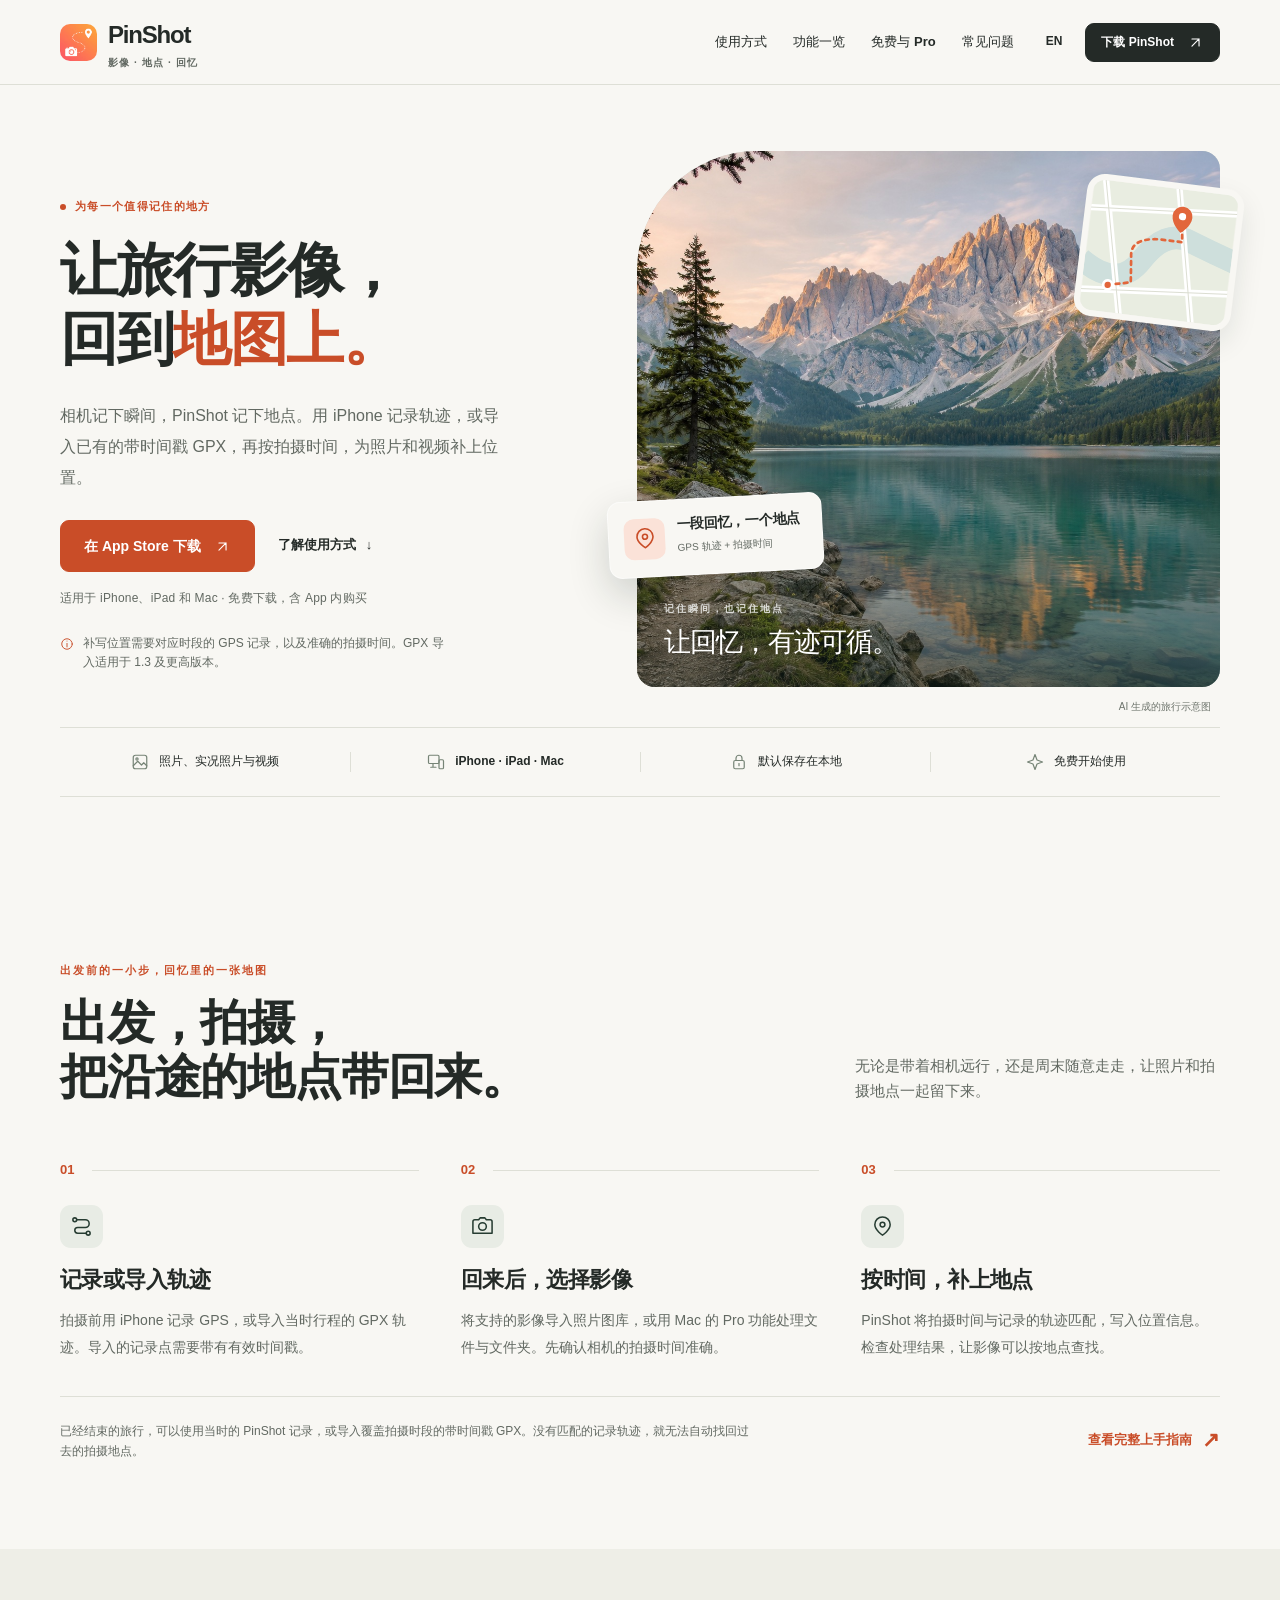
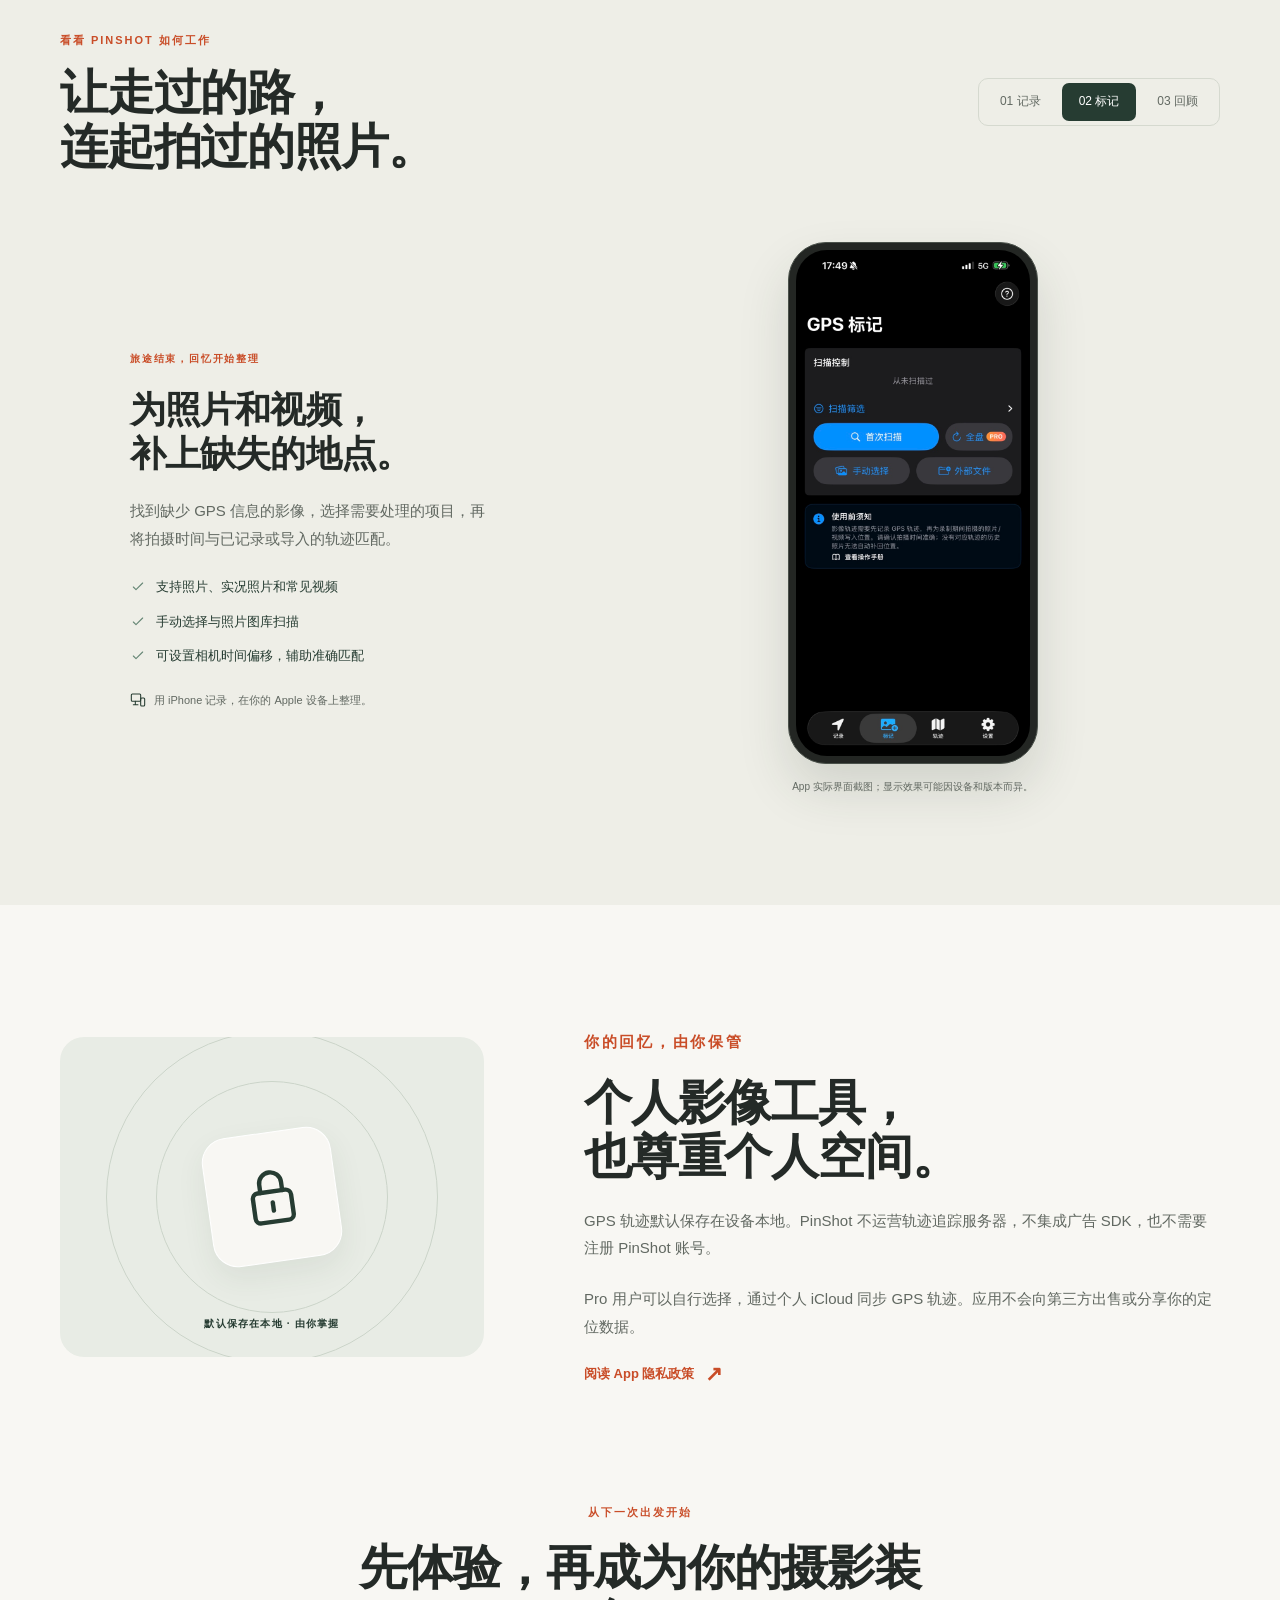
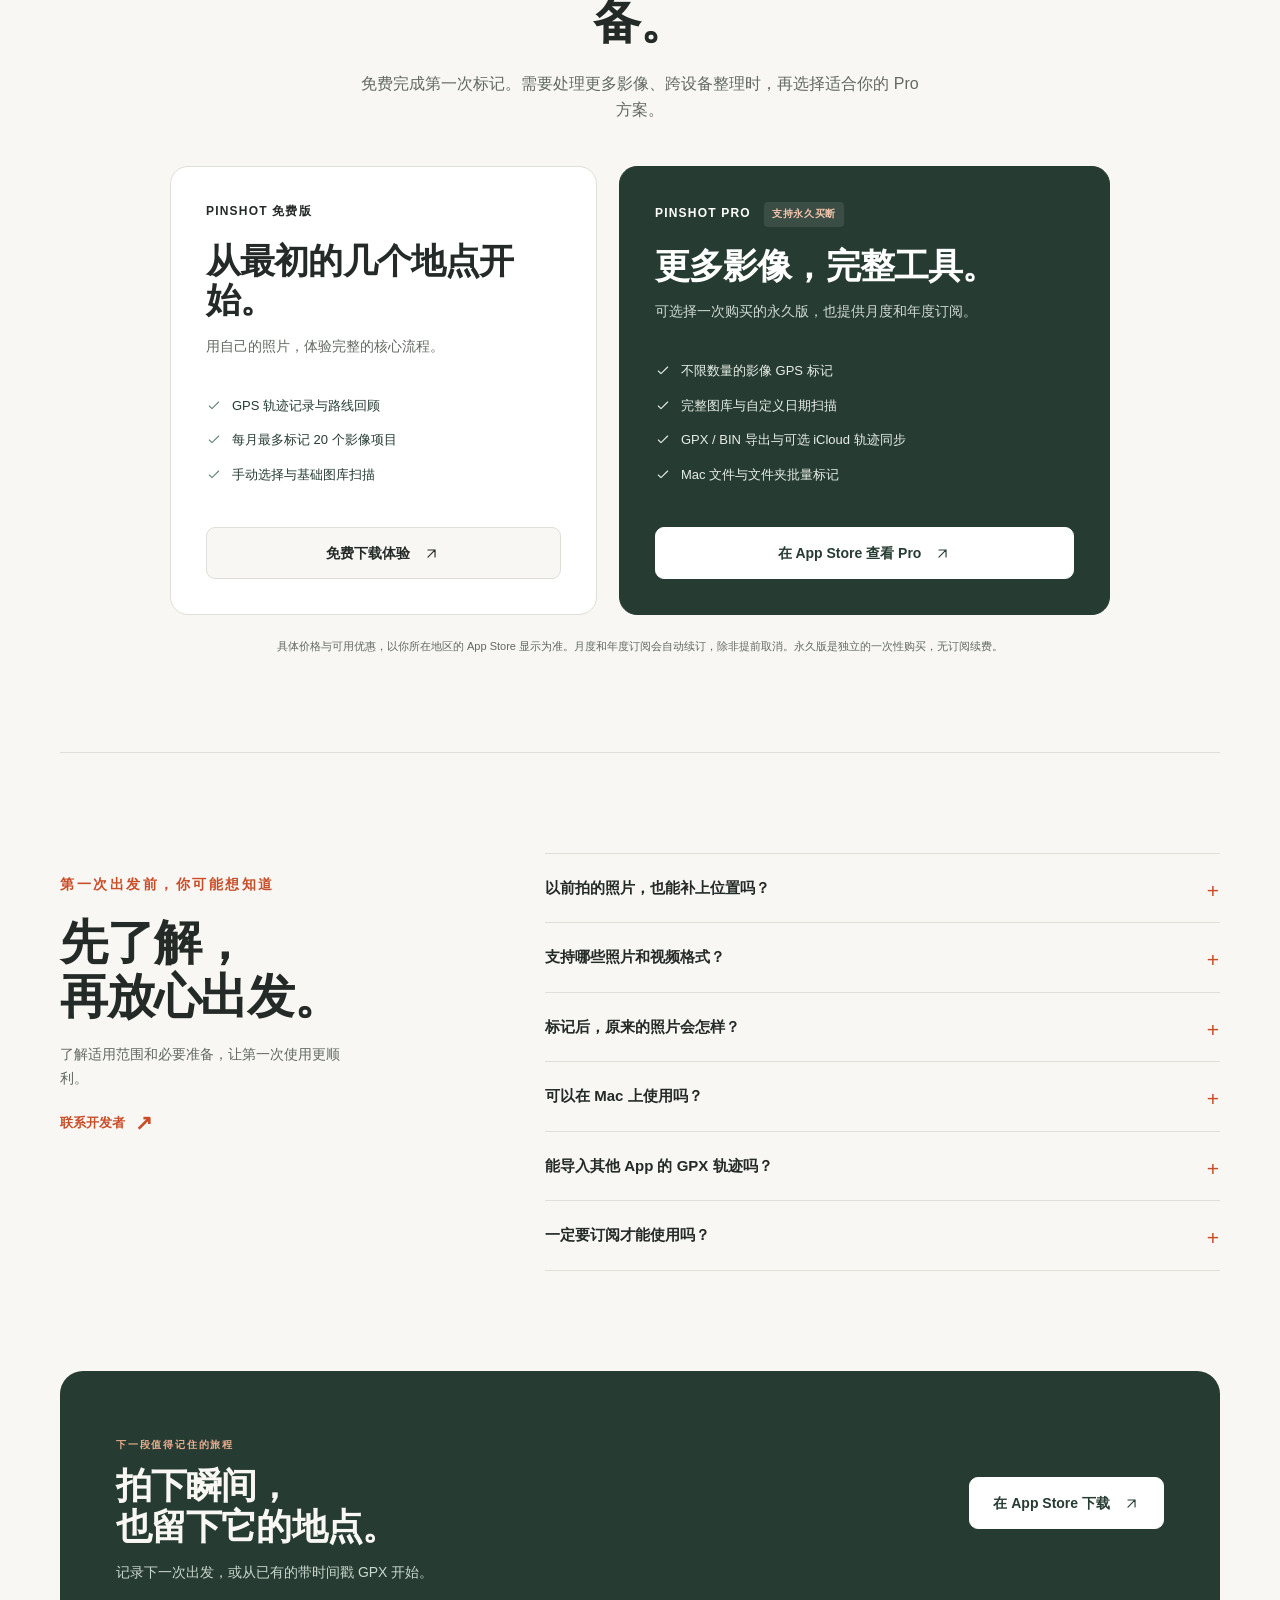
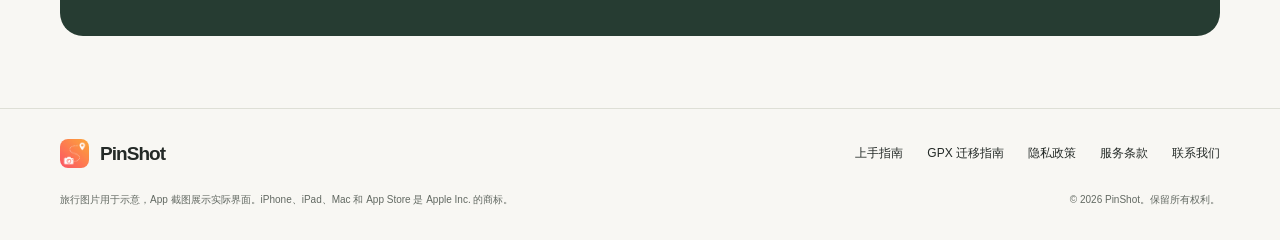
<file: zh/index.html>
<!doctype html>
<html lang="zh-Hans">
<head>
<meta charset="utf-8"><meta name="viewport" content="width=device-width,initial-scale=1">
<title>PinShot 影像轨迹 — 让旅行影像回到地图上</title><meta name="description" content="用 iPhone 记录轨迹，或导入带时间戳的 GPX，按拍摄时间为照片和视频补写位置。支持 iPhone、iPad 和 Mac，免费开始，Pro 可永久买断。">
<meta name="theme-color" content="#f8f7f3"><meta name="color-scheme" content="light">
<link rel="canonical" href="https://robincoderzhao.github.io/pinshot-legal/zh/">
<link rel="alternate" hreflang="en" href="https://robincoderzhao.github.io/pinshot-legal/"><link rel="alternate" hreflang="zh-Hans" href="https://robincoderzhao.github.io/pinshot-legal/zh/"><link rel="alternate" hreflang="x-default" href="https://robincoderzhao.github.io/pinshot-legal/">
<meta property="og:type" content="website"><meta property="og:site_name" content="PinShot"><meta property="og:title" content="PinShot 影像轨迹 — 让旅行影像回到地图上"><meta property="og:description" content="用 iPhone 记录轨迹，或导入带时间戳的 GPX，按拍摄时间为照片和视频补写位置。支持 iPhone、iPad 和 Mac，免费开始，Pro 可永久买断。"><meta property="og:url" content="https://robincoderzhao.github.io/pinshot-legal/zh/"><meta property="og:image" content="https://robincoderzhao.github.io/pinshot-legal/assets/images/travel-lake.jpg"><meta property="og:image:alt" content="旅行示意图：晨光中的山峰、湖泊与湖边小径">
<meta name="twitter:card" content="summary_large_image">
<link rel="icon" type="image/png" href="../assets/images/app-icon.png"><link rel="apple-touch-icon" href="../assets/images/app-icon.png">
<link rel="stylesheet" href="../assets/site.css"><script src="../assets/site.js" defer></script>
<script type="application/ld+json">{"@context": "https://schema.org", "@type": "SoftwareApplication", "name": "PinShot", "applicationCategory": "PhotographyApplication", "operatingSystem": "iOS 17.0 or later; iPadOS 17.0 or later; macOS 14.0 or later", "url": "https://robincoderzhao.github.io/pinshot-legal/zh/", "downloadUrl": "https://apps.apple.com/app/id6784540498", "description": "用 iPhone 记录轨迹，或导入带时间戳的 GPX，按拍摄时间为照片和视频补写位置。支持 iPhone、iPad 和 Mac，免费开始，Pro 可永久买断。"}</script>
</head><body>
<a class="skip-link" href="#main">跳转到正文</a><header class="site-header"><div class="wrap header-inner">
<a class="brand" href="../zh/" aria-label="PinShot 首页"><img src="../assets/images/app-icon.png" width="37" height="37" alt=""><span>PinShot<small>影像 · 地点 · 回忆</small></span></a>
<nav class="desktop-nav" aria-label="主导航"><a href="#how-it-works">使用方式</a><a href="#the-app">功能一览</a><a href="#pro">免费与 Pro</a><a href="#faq">常见问题</a></nav>
<div class="header-actions"><a class="language-link" data-language-link href="../" lang="en" hreflang="en" aria-label="Switch to English">EN</a><a class="button small dark" href="https://apps.apple.com/app/apple-store/id6784540498?pt=129079916&amp;ct=website&amp;mt=8" target="_blank" rel="noopener noreferrer">下载 PinShot<svg width="17" height="17" viewBox="0 0 24 24" fill="none" stroke="currentColor" stroke-width="1.6" stroke-linecap="round" stroke-linejoin="round" aria-hidden="true"><path d="M7 17 17 7M7 7h10v10"/></svg></a><button class="mobile-toggle" data-menu-toggle aria-controls="mobile-navigation" aria-expanded="false" aria-label="打开导航菜单"><svg width="23" height="23" viewBox="0 0 24 24" fill="none" stroke="currentColor" stroke-width="1.6" stroke-linecap="round" stroke-linejoin="round" aria-hidden="true"><path d="M4 7h16M4 12h16M4 17h16"/></svg></button></div>
</div><nav id="mobile-navigation" class="mobile-nav" aria-label="主导航" hidden><a href="#how-it-works">使用方式</a><a href="#the-app">功能一览</a><a href="#pro">免费与 Pro</a><a href="#faq">常见问题</a></nav></header>
<main id="main">
<section class="hero wrap" aria-labelledby="hero-title"><div class="hero-grid"><div class="hero-copy"><p class="eyebrow"><span class="tiny-dot" aria-hidden="true"></span>为每一个值得记住的地方</p><h1 id="hero-title">让旅行影像，<br>回到<em>地图上。</em></h1><p class="hero-description">相机记下瞬间，PinShot 记下地点。用 iPhone 记录轨迹，或导入已有的带时间戳 GPX，再按拍摄时间，为照片和视频补上位置。</p><div class="hero-actions"><a class="button " href="https://apps.apple.com/app/apple-store/id6784540498?pt=129079916&amp;ct=website&amp;mt=8" target="_blank" rel="noopener noreferrer">在 App Store 下载<svg width="17" height="17" viewBox="0 0 24 24" fill="none" stroke="currentColor" stroke-width="1.6" stroke-linecap="round" stroke-linejoin="round" aria-hidden="true"><path d="M7 17 17 7M7 7h10v10"/></svg></a><a class="text-link" href="#how-it-works">了解使用方式<span aria-hidden="true">↓</span></a></div><p class="device-note">适用于 iPhone、iPad 和 Mac · 免费下载，含 App 内购买</p><p class="prerequisite"><svg width="14" height="14" viewBox="0 0 24 24" fill="none" stroke="currentColor" stroke-width="1.6" stroke-linecap="round" stroke-linejoin="round" aria-hidden="true"><circle cx="12" cy="12" r="9"/><path d="M12 11v6M12 7v.01"/></svg><span>补写位置需要对应时段的 GPS 记录，以及准确的拍摄时间。GPX 导入适用于 1.3 及更高版本。</span></p></div>
<div class="hero-art"><div class="travel-photo"><img src="../assets/images/travel-lake.jpg" width="1536" height="1024" fetchpriority="high" alt="旅行示意图：晨光中的山峰、湖泊与湖边小径"><div class="photo-caption"><span>记住瞬间，也记住地点</span><strong>让回忆，有迹可循。</strong></div></div><div class="map-token" aria-hidden="true"><svg viewBox="0 0 160 145"><rect width="160" height="145" fill="#e9ede1"/><path d="M-5 90Q40 120 62 83T112 56T169 75" fill="none" stroke="#cedfdc" stroke-width="25"/><path d="M10-10 46 155M92-10 125 150M-5 32 164 20M-5 123 164 109" stroke="#fff" stroke-width="7"/><path d="M-5 32 164 20M10-10 46 155M92-10 125 150M-5 123 164 109" stroke="#dadccf" fill="none"/><path d="M28 115 53 109 50 81Q46 60 79 58L104 58 101 34" stroke="#e2663b" fill="none" stroke-width="3" stroke-linecap="round" stroke-dasharray="4 5"/><circle cx="28" cy="115" r="5" fill="#e2663b" stroke="#fff" stroke-width="3"/><path d="M112 30c0 10-11 18-11 18S90 40 90 30a11 11 0 1 1 22 0Z" fill="#e2663b"/><circle cx="101" cy="30" r="4" fill="#fff"/></svg></div><div class="memory-tag"><div class="memory-pin"><svg width="24" height="24" viewBox="0 0 24 24" fill="none" stroke="currentColor" stroke-width="1.6" stroke-linecap="round" stroke-linejoin="round" aria-hidden="true"><path d="M20 10c0 6-8 11-8 11S4 16 4 10a8 8 0 1 1 16 0Z"/><circle cx="12" cy="10" r="2.5"/></svg></div><div><strong>一段回忆，一个地点</strong><small>GPS 轨迹 + 拍摄时间</small></div></div><span class="photo-note">AI 生成的旅行示意图</span></div></div><div class="intro-strip"><div><svg width="18" height="18" viewBox="0 0 24 24" fill="none" stroke="currentColor" stroke-width="1.6" stroke-linecap="round" stroke-linejoin="round" aria-hidden="true"><rect x="3" y="3" width="18" height="18" rx="3"/><circle cx="8" cy="8" r="1.5"/><path d="m3 17 6-6 5 5 3-3 4 4"/></svg><span>照片、实况照片与视频</span></div><div><svg width="18" height="18" viewBox="0 0 24 24" fill="none" stroke="currentColor" stroke-width="1.6" stroke-linecap="round" stroke-linejoin="round" aria-hidden="true"><rect x="2" y="3" width="14" height="11" rx="1.5"/><path d="M5 19h7m-4-5v5"/><rect x="16" y="9" width="6" height="12" rx="1.5"/></svg><span>iPhone · iPad · Mac</span></div><div><svg width="18" height="18" viewBox="0 0 24 24" fill="none" stroke="currentColor" stroke-width="1.6" stroke-linecap="round" stroke-linejoin="round" aria-hidden="true"><rect x="5" y="10" width="14" height="11" rx="2"/><path d="M8 10V7a4 4 0 0 1 8 0v3"/><path d="M12 14v3"/></svg><span>默认保存在本地</span></div><div><svg width="18" height="18" viewBox="0 0 24 24" fill="none" stroke="currentColor" stroke-width="1.6" stroke-linecap="round" stroke-linejoin="round" aria-hidden="true"><path d="m12 2 2.7 7.3L22 12l-7.3 2.7L12 22l-2.7-7.3L2 12l7.3-2.7Z"/></svg><span>免费开始使用</span></div></div></section>
<section class="section workflow wrap" id="how-it-works"><div class="section-heading"><div><p class="eyebrow">出发前的一小步，回忆里的一张地图</p><h2>出发，拍摄，<br>把沿途的地点带回来。</h2></div><p>无论是带着相机远行，还是周末随意走走，让照片和拍摄地点一起留下来。</p></div><div class="steps"><article class="step"><div class="step-number">01</div><div class="step-icon"><svg width="23" height="23" viewBox="0 0 24 24" fill="none" stroke="currentColor" stroke-width="1.6" stroke-linecap="round" stroke-linejoin="round" aria-hidden="true"><circle cx="5" cy="5" r="2"/><circle cx="19" cy="19" r="2"/><path d="M7 5h9a4 4 0 0 1 0 8H8a3 3 0 0 0 0 6h9"/></svg></div><h3>记录或导入轨迹</h3><p>拍摄前用 iPhone 记录 GPS，或导入当时行程的 GPX 轨迹。导入的记录点需要带有有效时间戳。</p></article><article class="step"><div class="step-number">02</div><div class="step-icon"><svg width="23" height="23" viewBox="0 0 24 24" fill="none" stroke="currentColor" stroke-width="1.6" stroke-linecap="round" stroke-linejoin="round" aria-hidden="true"><path d="m8 5 1.5-2h5L16 5h4a2 2 0 0 1 2 2v12H2V7a2 2 0 0 1 2-2Z"/><circle cx="12" cy="12" r="4"/></svg></div><h3>回来后，选择影像</h3><p>将支持的影像导入照片图库，或用 Mac 的 Pro 功能处理文件与文件夹。先确认相机的拍摄时间准确。</p></article><article class="step"><div class="step-number">03</div><div class="step-icon"><svg width="23" height="23" viewBox="0 0 24 24" fill="none" stroke="currentColor" stroke-width="1.6" stroke-linecap="round" stroke-linejoin="round" aria-hidden="true"><path d="M20 10c0 6-8 11-8 11S4 16 4 10a8 8 0 1 1 16 0Z"/><circle cx="12" cy="10" r="2.5"/></svg></div><h3>按时间，补上地点</h3><p>PinShot 将拍摄时间与记录的轨迹匹配，写入位置信息。检查处理结果，让影像可以按地点查找。</p></article></div><div class="workflow-bottom"><p>已经结束的旅行，可以使用当时的 PinShot 记录，或导入覆盖拍摄时段的带时间戳 GPX。没有匹配的记录轨迹，就无法自动找回过去的拍摄地点。</p><a class="text-link" href="guide/">查看完整上手指南<span class="arrow" aria-hidden="true">↗</span></a></div></section>
<section class="app-section" id="the-app"><div class="wrap"><div class="section-heading"><div><p class="eyebrow">看看 PINSHOT 如何工作</p><h2>让走过的路，<br>连起拍过的照片。</h2></div><div class="tab-list" role="tablist" aria-label="查看 PinShot 功能" data-tabs><button role="tab" id="tab-record" aria-controls="panel-record" aria-selected="false" tabindex="-1">01 记录</button><button role="tab" id="tab-tag" aria-controls="panel-tag" aria-selected="true" tabindex="0">02 标记</button><button role="tab" id="tab-track" aria-controls="panel-track" aria-selected="false" tabindex="-1">03 回顾</button></div></div><div class="app-panel" id="panel-record" role="tabpanel" aria-labelledby="tab-record" tabindex="0" hidden><div class="app-panel-copy"><p class="eyebrow">在按下第一张快门之前</p><h3>让手机，<br>记住你走过的路。</h3><p>拍摄前开始一次记录。PinShot 支持后台记录，并在静止时自适应省电，让你可以专注眼前的风景。</p><ul class="feature-list"><li><svg width="16" height="16" viewBox="0 0 24 24" fill="none" stroke="currentColor" stroke-width="1.6" stroke-linecap="round" stroke-linejoin="round" aria-hidden="true"><path d="m5 12 4 4L19 6"/></svg><span>在 iPhone 上后台记录 GPS 轨迹</span></li><li><svg width="16" height="16" viewBox="0 0 24 24" fill="none" stroke="currentColor" stroke-width="1.6" stroke-linecap="round" stroke-linejoin="round" aria-hidden="true"><path d="m5 12 4 4L19 6"/></svg><span>查看记录状态与所需权限</span></li><li><svg width="16" height="16" viewBox="0 0 24 24" fill="none" stroke="currentColor" stroke-width="1.6" stroke-linecap="round" stroke-linejoin="round" aria-hidden="true"><path d="m5 12 4 4L19 6"/></svg><span>Pro 支持导出 GPX 或 BIN 轨迹</span></li></ul><div class="pair-note"><svg width="16" height="16" viewBox="0 0 24 24" fill="none" stroke="currentColor" stroke-width="1.6" stroke-linecap="round" stroke-linejoin="round" aria-hidden="true"><rect x="2" y="3" width="14" height="11" rx="1.5"/><path d="M5 19h7m-4-5v5"/><rect x="16" y="9" width="6" height="12" rx="1.5"/></svg><span>用 iPhone 记录，在你的 Apple 设备上整理。</span></div></div><figure class="phone-figure"><div class="phone-shell"><img src="../assets/images/app-record-zh.jpg" width="1284" height="2778" loading="lazy" decoding="async" alt="PinShot iPhone 实际界面截图：GPS 记录与控制"></div><figcaption>App 实际界面截图；显示效果可能因设备和版本而异。</figcaption></figure></div><div class="app-panel" id="panel-tag" role="tabpanel" aria-labelledby="tab-tag" tabindex="0"><div class="app-panel-copy"><p class="eyebrow">旅途结束，回忆开始整理</p><h3>为照片和视频，<br>补上缺失的地点。</h3><p>找到缺少 GPS 信息的影像，选择需要处理的项目，再将拍摄时间与已记录或导入的轨迹匹配。</p><ul class="feature-list"><li><svg width="16" height="16" viewBox="0 0 24 24" fill="none" stroke="currentColor" stroke-width="1.6" stroke-linecap="round" stroke-linejoin="round" aria-hidden="true"><path d="m5 12 4 4L19 6"/></svg><span>支持照片、实况照片和常见视频</span></li><li><svg width="16" height="16" viewBox="0 0 24 24" fill="none" stroke="currentColor" stroke-width="1.6" stroke-linecap="round" stroke-linejoin="round" aria-hidden="true"><path d="m5 12 4 4L19 6"/></svg><span>手动选择与照片图库扫描</span></li><li><svg width="16" height="16" viewBox="0 0 24 24" fill="none" stroke="currentColor" stroke-width="1.6" stroke-linecap="round" stroke-linejoin="round" aria-hidden="true"><path d="m5 12 4 4L19 6"/></svg><span>可设置相机时间偏移，辅助准确匹配</span></li></ul><div class="pair-note"><svg width="16" height="16" viewBox="0 0 24 24" fill="none" stroke="currentColor" stroke-width="1.6" stroke-linecap="round" stroke-linejoin="round" aria-hidden="true"><rect x="2" y="3" width="14" height="11" rx="1.5"/><path d="M5 19h7m-4-5v5"/><rect x="16" y="9" width="6" height="12" rx="1.5"/></svg><span>用 iPhone 记录，在你的 Apple 设备上整理。</span></div></div><figure class="phone-figure"><div class="phone-shell"><img src="../assets/images/app-tag-zh.jpg" width="1284" height="2778" loading="lazy" decoding="async" alt="PinShot iPhone 实际界面截图：GPS 标记、影像选择和匹配前提"></div><figcaption>App 实际界面截图；显示效果可能因设备和版本而异。</figcaption></figure></div><div class="app-panel" id="panel-track" role="tabpanel" aria-labelledby="tab-track" tabindex="0" hidden><div class="app-panel-copy"><p class="eyebrow">重新走一遍记忆里的路线</p><h3>从一个转角，<br>想起一整天的旅程。</h3><p>在地图上回顾记录的路线，查看速度分段、距离、耗时与记录点，让走过的路更清晰。</p><ul class="feature-list"><li><svg width="16" height="16" viewBox="0 0 24 24" fill="none" stroke="currentColor" stroke-width="1.6" stroke-linecap="round" stroke-linejoin="round" aria-hidden="true"><path d="m5 12 4 4L19 6"/></svg><span>按日期查看轨迹地图</span></li><li><svg width="16" height="16" viewBox="0 0 24 24" fill="none" stroke="currentColor" stroke-width="1.6" stroke-linecap="round" stroke-linejoin="round" aria-hidden="true"><path d="m5 12 4 4L19 6"/></svg><span>回顾记录下来的行程</span></li><li><svg width="16" height="16" viewBox="0 0 24 24" fill="none" stroke="currentColor" stroke-width="1.6" stroke-linecap="round" stroke-linejoin="round" aria-hidden="true"><path d="m5 12 4 4L19 6"/></svg><span>Pro 可通过个人 iCloud 跨设备同步轨迹</span></li></ul><div class="pair-note"><svg width="16" height="16" viewBox="0 0 24 24" fill="none" stroke="currentColor" stroke-width="1.6" stroke-linecap="round" stroke-linejoin="round" aria-hidden="true"><rect x="2" y="3" width="14" height="11" rx="1.5"/><path d="M5 19h7m-4-5v5"/><rect x="16" y="9" width="6" height="12" rx="1.5"/></svg><span>用 iPhone 记录，在你的 Apple 设备上整理。</span></div></div><figure class="phone-figure"><div class="phone-shell"><img src="../assets/images/app-track-zh.jpg" width="1284" height="2778" loading="lazy" decoding="async" alt="PinShot iPhone 实际界面截图：轨迹地图与行程信息"></div><figcaption>App 实际界面截图；显示效果可能因设备和版本而异。</figcaption></figure></div></div></section>
<section class="section privacy-section wrap"><div class="privacy-art" aria-hidden="true"><div class="lock-tile"><svg width="66" height="66" viewBox="0 0 24 24" fill="none" stroke="currentColor" stroke-width="1.6" stroke-linecap="round" stroke-linejoin="round" aria-hidden="true"><rect x="5" y="10" width="14" height="11" rx="2"/><path d="M8 10V7a4 4 0 0 1 8 0v3"/><path d="M12 14v3"/></svg></div><span class="privacy-caption">默认保存在本地 · 由你掌握</span></div><div class="privacy-copy"><p class="eyebrow">你的回忆，由你保管</p><h2>个人影像工具，<br>也尊重个人空间。</h2><p>GPS 轨迹默认保存在设备本地。PinShot 不运营轨迹追踪服务器，不集成广告 SDK，也不需要注册 PinShot 账号。</p><p>Pro 用户可以自行选择，通过个人 iCloud 同步 GPS 轨迹。应用不会向第三方出售或分享你的定位数据。</p><a class="text-link" href="../privacy/?lang=zh-Hans">阅读 App 隐私政策<span class="arrow" aria-hidden="true">↗</span></a></div></section>
<section class="plans-section wrap" id="pro"><div class="plans-heading"><p class="eyebrow">从下一次出发开始</p><h2>先体验，再成为你的摄影装备。</h2><p class="section-lead">免费完成第一次标记。需要处理更多影像、跨设备整理时，再选择适合你的 Pro 方案。</p></div><div class="plans-grid"><article class="plan-card"><span class="plan-name">PinShot 免费版</span><h3>从最初的几个地点开始。</h3><p>用自己的照片，体验完整的核心流程。</p><ul class="feature-list"><li><svg width="16" height="16" viewBox="0 0 24 24" fill="none" stroke="currentColor" stroke-width="1.6" stroke-linecap="round" stroke-linejoin="round" aria-hidden="true"><path d="m5 12 4 4L19 6"/></svg><span>GPS 轨迹记录与路线回顾</span></li><li><svg width="16" height="16" viewBox="0 0 24 24" fill="none" stroke="currentColor" stroke-width="1.6" stroke-linecap="round" stroke-linejoin="round" aria-hidden="true"><path d="m5 12 4 4L19 6"/></svg><span>每月最多标记 20 个影像项目</span></li><li><svg width="16" height="16" viewBox="0 0 24 24" fill="none" stroke="currentColor" stroke-width="1.6" stroke-linecap="round" stroke-linejoin="round" aria-hidden="true"><path d="m5 12 4 4L19 6"/></svg><span>手动选择与基础图库扫描</span></li></ul><a class="button light" href="https://apps.apple.com/app/apple-store/id6784540498?pt=129079916&amp;ct=website&amp;mt=8" target="_blank" rel="noopener noreferrer">免费下载体验<svg width="17" height="17" viewBox="0 0 24 24" fill="none" stroke="currentColor" stroke-width="1.6" stroke-linecap="round" stroke-linejoin="round" aria-hidden="true"><path d="M7 17 17 7M7 7h10v10"/></svg></a></article><article class="plan-card pro"><span class="plan-name">PinShot Pro<span class="plan-badge">支持永久买断</span></span><h3>更多影像，完整工具。</h3><p>可选择一次购买的永久版，也提供月度和年度订阅。</p><ul class="feature-list"><li><svg width="16" height="16" viewBox="0 0 24 24" fill="none" stroke="currentColor" stroke-width="1.6" stroke-linecap="round" stroke-linejoin="round" aria-hidden="true"><path d="m5 12 4 4L19 6"/></svg><span>不限数量的影像 GPS 标记</span></li><li><svg width="16" height="16" viewBox="0 0 24 24" fill="none" stroke="currentColor" stroke-width="1.6" stroke-linecap="round" stroke-linejoin="round" aria-hidden="true"><path d="m5 12 4 4L19 6"/></svg><span>完整图库与自定义日期扫描</span></li><li><svg width="16" height="16" viewBox="0 0 24 24" fill="none" stroke="currentColor" stroke-width="1.6" stroke-linecap="round" stroke-linejoin="round" aria-hidden="true"><path d="m5 12 4 4L19 6"/></svg><span>GPX / BIN 导出与可选 iCloud 轨迹同步</span></li><li><svg width="16" height="16" viewBox="0 0 24 24" fill="none" stroke="currentColor" stroke-width="1.6" stroke-linecap="round" stroke-linejoin="round" aria-hidden="true"><path d="m5 12 4 4L19 6"/></svg><span>Mac 文件与文件夹批量标记</span></li></ul><a class="button white" href="https://apps.apple.com/app/apple-store/id6784540498?pt=129079916&amp;ct=website&amp;mt=8" target="_blank" rel="noopener noreferrer">在 App Store 查看 Pro<svg width="17" height="17" viewBox="0 0 24 24" fill="none" stroke="currentColor" stroke-width="1.6" stroke-linecap="round" stroke-linejoin="round" aria-hidden="true"><path d="M7 17 17 7M7 7h10v10"/></svg></a></article></div><p class="plan-legal">具体价格与可用优惠，以你所在地区的 App Store 显示为准。月度和年度订阅会自动续订，除非提前取消。永久版是独立的一次性购买，无订阅续费。</p></section>
<section class="section faq-section wrap" id="faq"><div class="faq-intro"><p class="eyebrow">第一次出发前，你可能想知道</p><h2>先了解，<br>再放心出发。</h2><p>了解适用范围和必要准备，让第一次使用更顺利。</p><a class="text-link" href="mailto:414108176@qq.com">联系开发者<span class="arrow" aria-hidden="true">↗</span></a></div><div class="faq-list"><details><summary>以前拍的照片，也能补上位置吗？</summary><p>可以，但需要有覆盖拍摄时段的 PinShot 记录或带时间戳 GPX，并且照片的拍摄时间准确。没有匹配的记录，PinShot 无法还原过去的行程，也不会仅凭画面推测原始拍摄地点。</p></details><details><summary>支持哪些照片和视频格式？</summary><p>支持 JPEG、HEIC/HEIF、PNG、TIFF、DNG 照片，系统照片图库中的实况照片，以及 MP4、MOV、M4V 视频容器，包括常见的 H.264 和 HEVC 视频。CR2、CR3、NEF、ARW、RAF、RW2 等相机专有 RAW 格式不会被直接修改；不支持的影像会跳过处理。</p></details><details><summary>标记后，原来的照片会怎样？</summary><p>在 iOS 上，标记会生成带 GPS 的副本，并保留原片，由你检查后在“照片”中手动清理。已编辑影像会保留当前可见效果，但之前的编辑指令和“复原”历史不会转移。Mac 照片图库采用验证后的替换流程，Mac 文件夹标记可能原地修改所选文件。重要原片建议保留备份。</p></details><details><summary>可以在 Mac 上使用吗？</summary><p>可以。1.3 及更高版本可直接导入带时间戳的 GPX，也可传入 iPhone 的 PinShot 日志，或使用 Pro 通过个人 iCloud 同步。Mac 可以处理支持的影像，Pro 还提供文件与文件夹批量标记。Mac 本身不记录 GPS 轨迹。</p></details><details><summary>能导入其他 App 的 GPX 轨迹吗？</summary><p>PinShot 1.3 及更高版本支持 GPX 导入。选择带有效时间戳的 GPX 1.0/1.1 记录轨迹，检查地图与时段后，作为独立来源导入。没有时间信息的规划路线不能用于照片定位。使用前请确认 App Store 当前提供的版本。 <a class="text-link" href="gpx-migration/">查看 GPX 迁移指南 ↗</a></p></details><details><summary>一定要订阅才能使用吗？</summary><p>不需要。免费版每月可标记最多 20 个影像项目。Pro 同时提供独立的永久买断、月度订阅与年度订阅；当前价格和是否符合试用资格，以 App Store 显示为准。</p></details></div></section>
<section class="closing wrap"><div><p class="eyebrow">下一段值得记住的旅程</p><h2>拍下瞬间，<br>也留下它的地点。</h2><p>记录下一次出发，或从已有的带时间戳 GPX 开始。</p></div><a class="button white" href="https://apps.apple.com/app/apple-store/id6784540498?pt=129079916&amp;ct=website&amp;mt=8" target="_blank" rel="noopener noreferrer">在 App Store 下载<svg width="17" height="17" viewBox="0 0 24 24" fill="none" stroke="currentColor" stroke-width="1.6" stroke-linecap="round" stroke-linejoin="round" aria-hidden="true"><path d="M7 17 17 7M7 7h10v10"/></svg></a></section>
</main><footer class="site-footer"><div class="wrap"><div class="footer-top"><a class="brand" href="../zh/"><img src="../assets/images/app-icon.png" width="29" height="29" alt="">PinShot</a><nav class="footer-links" aria-label="页脚导航"><a href="../zh/guide/">上手指南</a><a href="../zh/gpx-migration/">GPX 迁移指南</a><a href="../privacy/?lang=zh-Hans">隐私政策</a><a href="../privacy/terms.html?lang=zh-Hans">服务条款</a><a href="mailto:414108176@qq.com">联系我们</a></nav></div><div class="footer-bottom"><p>旅行图片用于示意，App 截图展示实际界面。iPhone、iPad、Mac 和 App Store 是 Apple Inc. 的商标。</p><span>© 2026 PinShot。保留所有权利。</span></div></div></footer></body></html>
</file>
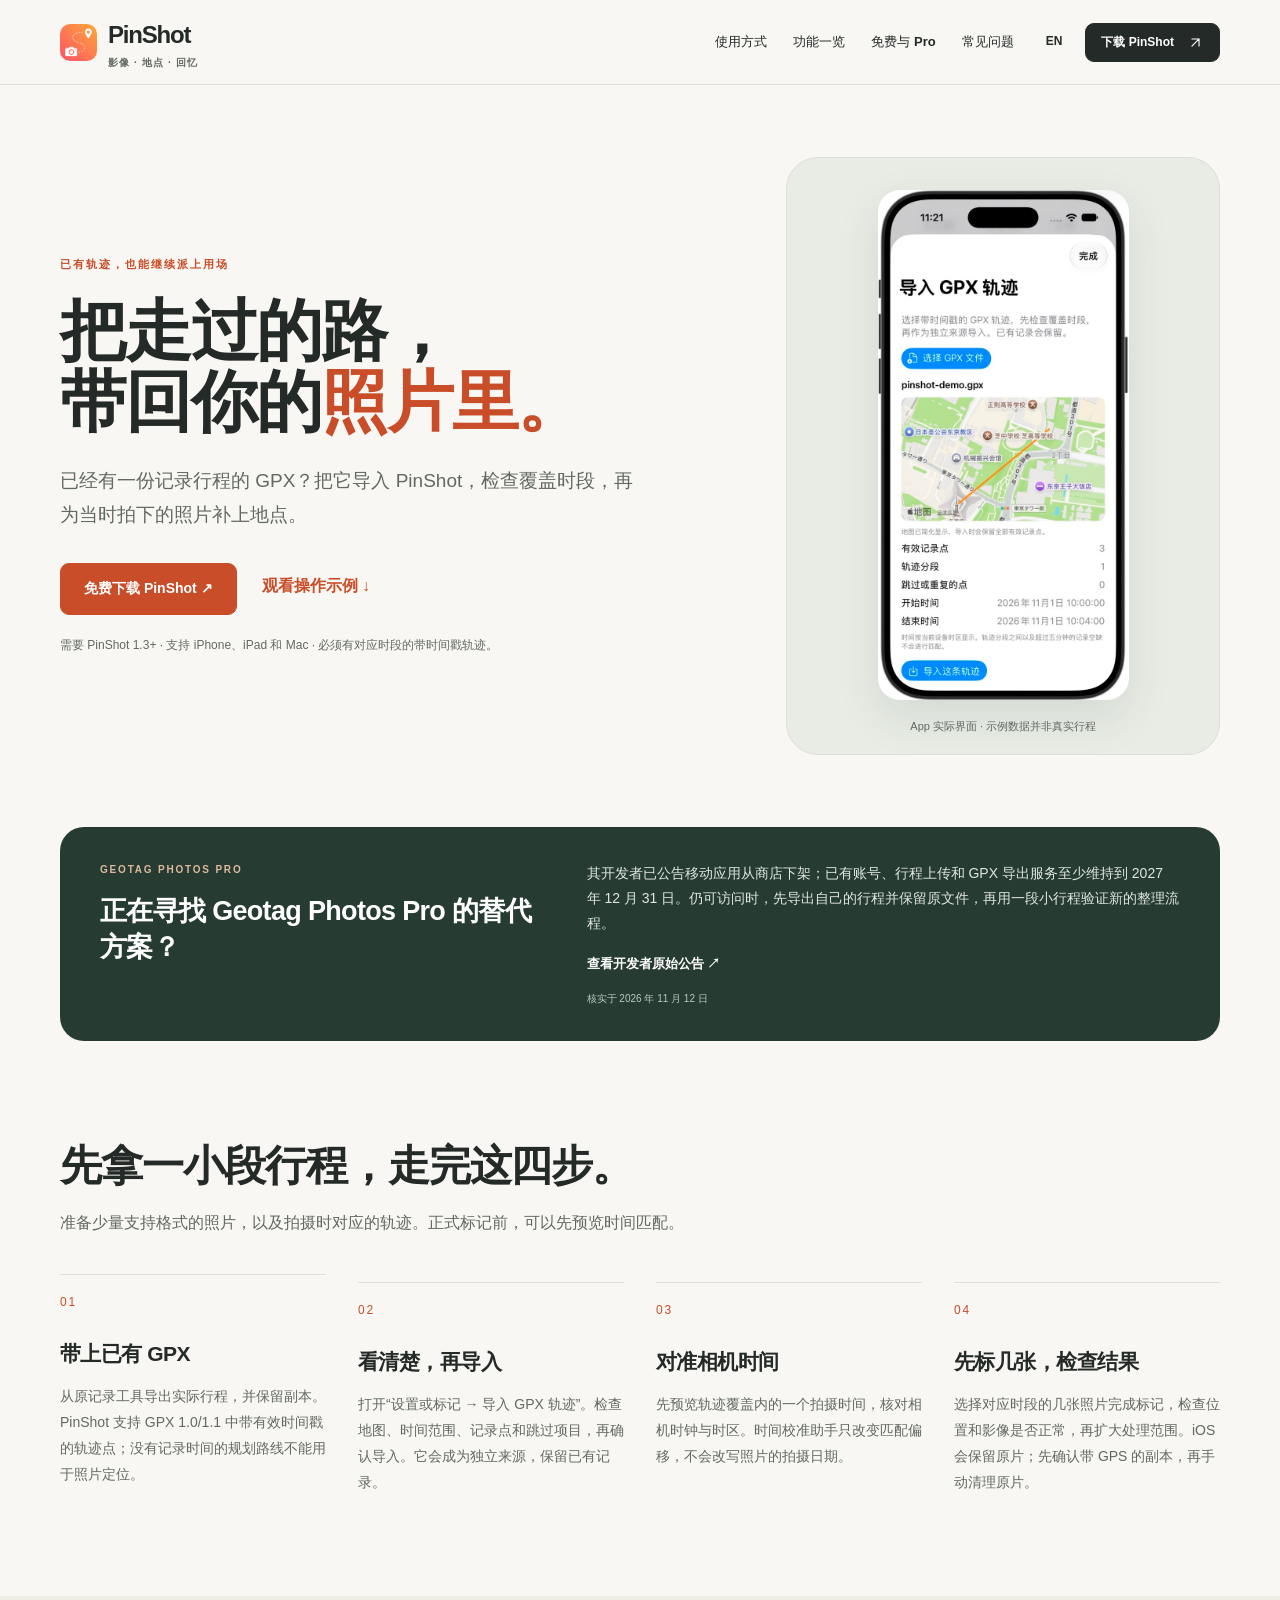
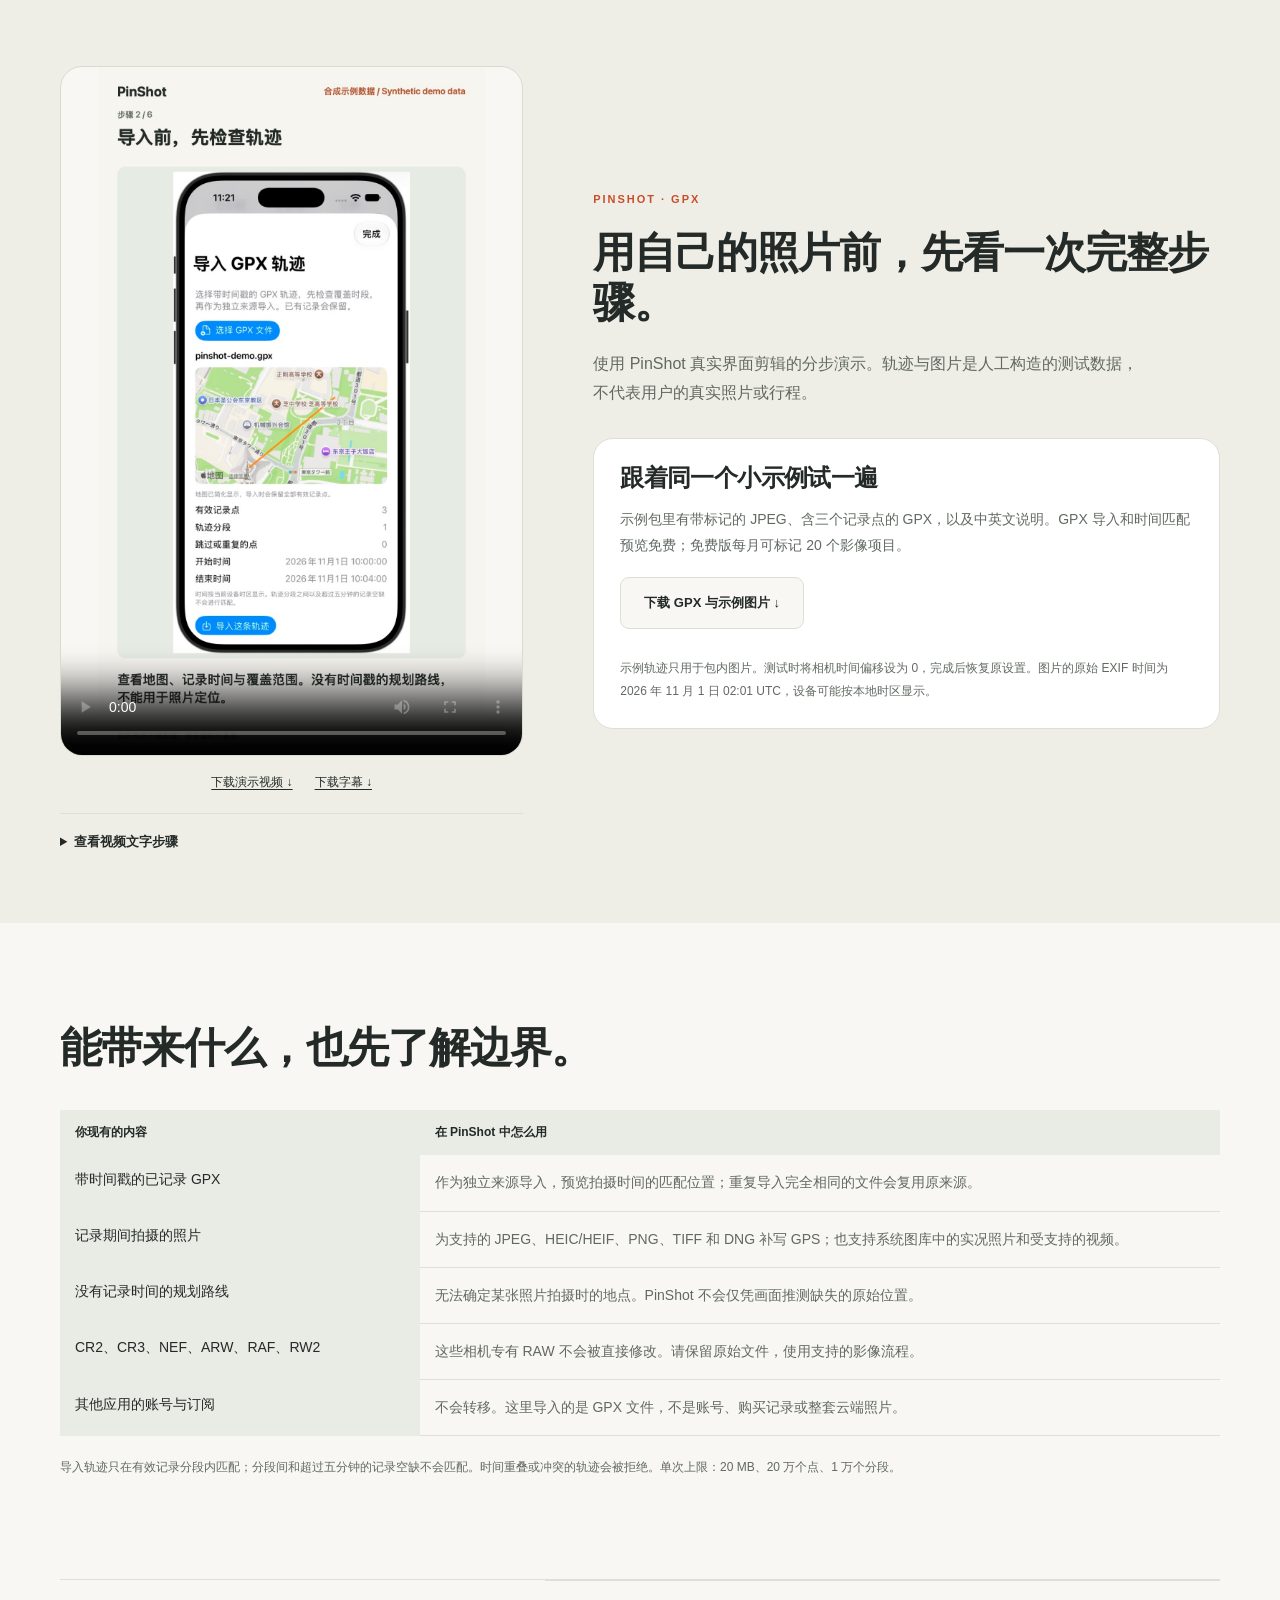
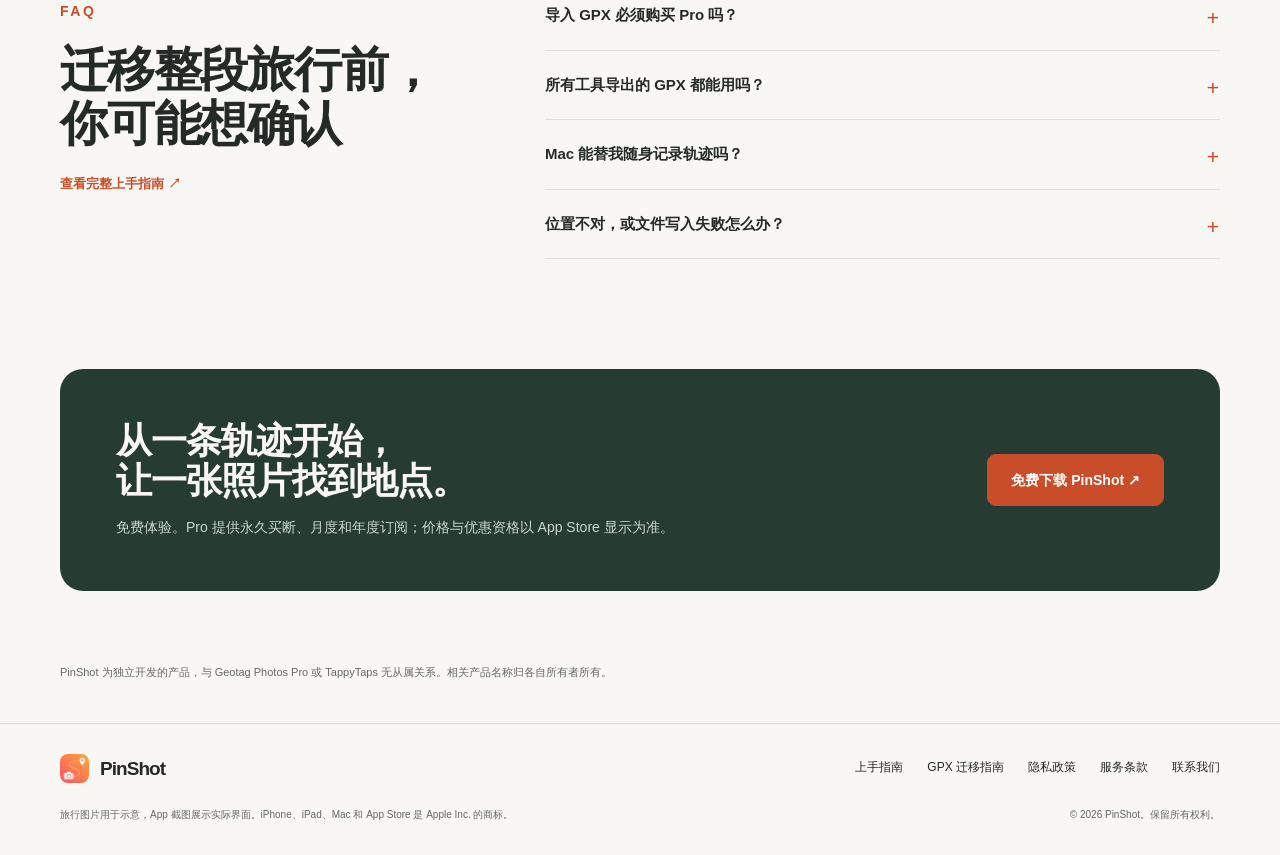
<file: zh/gpx-migration/index.html>
<!doctype html>
<html lang="zh-Hans">
<head>
<meta charset="utf-8"><meta name="viewport" content="width=device-width,initial-scale=1">
<title>Geotag Photos Pro 替代方案：把 GPX 轨迹带到 PinShot</title><meta name="description" content="将已有的带时间戳 GPX 导入 PinShot，在 iPhone、iPad 和 Mac 上预览轨迹，按拍摄时间为相机照片补定位。GPX 导入免费，先用小示例体验。">
<meta name="theme-color" content="#f8f7f3"><meta name="color-scheme" content="light">
<link rel="canonical" href="https://robincoderzhao.github.io/pinshot-legal/zh/gpx-migration/">
<link rel="alternate" hreflang="en" href="https://robincoderzhao.github.io/pinshot-legal/gpx-migration/"><link rel="alternate" hreflang="zh-Hans" href="https://robincoderzhao.github.io/pinshot-legal/zh/gpx-migration/"><link rel="alternate" hreflang="x-default" href="https://robincoderzhao.github.io/pinshot-legal/gpx-migration/">
<meta property="og:type" content="website"><meta property="og:site_name" content="PinShot"><meta property="og:title" content="Geotag Photos Pro 替代方案：把 GPX 轨迹带到 PinShot"><meta property="og:description" content="将已有的带时间戳 GPX 导入 PinShot，在 iPhone、iPad 和 Mac 上预览轨迹，按拍摄时间为相机照片补定位。GPX 导入免费，先用小示例体验。"><meta property="og:url" content="https://robincoderzhao.github.io/pinshot-legal/zh/gpx-migration/"><meta property="og:image" content="https://robincoderzhao.github.io/pinshot-legal/assets/images/travel-lake.jpg"><meta property="og:image:alt" content="旅行示意图：晨光中的山峰、湖泊与湖边小径">
<meta name="twitter:card" content="summary_large_image">
<link rel="icon" type="image/png" href="../../assets/images/app-icon.png"><link rel="apple-touch-icon" href="../../assets/images/app-icon.png">
<link rel="stylesheet" href="../../assets/site.css"><script src="../../assets/site.js" defer></script>
<script type="application/ld+json">{"@context": "https://schema.org", "@type": "SoftwareApplication", "name": "PinShot", "applicationCategory": "PhotographyApplication", "operatingSystem": "iOS 17.0 or later; iPadOS 17.0 or later; macOS 14.0 or later", "url": "https://robincoderzhao.github.io/pinshot-legal/zh/gpx-migration/", "downloadUrl": "https://apps.apple.com/app/id6784540498", "description": "将已有的带时间戳 GPX 导入 PinShot，在 iPhone、iPad 和 Mac 上预览轨迹，按拍摄时间为相机照片补定位。GPX 导入免费，先用小示例体验。"}</script>
</head><body>
<a class="skip-link" href="#main">跳转到正文</a><header class="site-header"><div class="wrap header-inner">
<a class="brand" href="../../zh/" aria-label="PinShot 首页"><img src="../../assets/images/app-icon.png" width="37" height="37" alt=""><span>PinShot<small>影像 · 地点 · 回忆</small></span></a>
<nav class="desktop-nav" aria-label="主导航"><a href="../../zh/#how-it-works">使用方式</a><a href="../../zh/#the-app">功能一览</a><a href="../../zh/#pro">免费与 Pro</a><a href="../../zh/#faq">常见问题</a></nav>
<div class="header-actions"><a class="language-link" data-language-link href="../../gpx-migration/" lang="en" hreflang="en" aria-label="Switch to English">EN</a><a class="button small dark" href="https://apps.apple.com/app/apple-store/id6784540498?pt=129079916&amp;ct=website&amp;mt=8" target="_blank" rel="noopener noreferrer">下载 PinShot<svg width="17" height="17" viewBox="0 0 24 24" fill="none" stroke="currentColor" stroke-width="1.6" stroke-linecap="round" stroke-linejoin="round" aria-hidden="true"><path d="M7 17 17 7M7 7h10v10"/></svg></a><button class="mobile-toggle" data-menu-toggle aria-controls="mobile-navigation" aria-expanded="false" aria-label="打开导航菜单"><svg width="23" height="23" viewBox="0 0 24 24" fill="none" stroke="currentColor" stroke-width="1.6" stroke-linecap="round" stroke-linejoin="round" aria-hidden="true"><path d="M4 7h16M4 12h16M4 17h16"/></svg></button></div>
</div><nav id="mobile-navigation" class="mobile-nav" aria-label="主导航" hidden><a href="../../zh/#how-it-works">使用方式</a><a href="../../zh/#the-app">功能一览</a><a href="../../zh/#pro">免费与 Pro</a><a href="../../zh/#faq">常见问题</a></nav></header><main id="main" class="migration-page">
<section class="migration-hero wrap"><div><p class="eyebrow">已有轨迹，也能继续派上用场</p><h1>把走过的路，<br>带回你的<em>照片里。</em></h1><p class="section-lead">已经有一份记录行程的 GPX？把它导入 PinShot，检查覆盖时段，再为当时拍下的照片补上地点。</p><div class="migration-actions"><a class="button" href="https://apps.apple.com/app/apple-store/id6784540498?pt=129079916&amp;ct=website&amp;mt=8" target="_blank" rel="noopener noreferrer">免费下载 PinShot ↗</a><a class="text-link" href="#demo-video">观看操作示例 ↓</a></div><p class="migration-requirement">需要 PinShot 1.3+ · 支持 iPhone、iPad 和 Mac · 必须有对应时段的带时间戳轨迹。</p></div><figure class="migration-screen"><img src="../../assets/images/gpx-import-demo.jpg" alt="PinShot GPX 导入实际界面，使用明确标记的人工构造示例轨迹" width="640" height="1302"><figcaption>App 实际界面 · 示例数据并非真实行程</figcaption></figure></section>
<aside class="migration-notice wrap"><div><p class="eyebrow">GEOTAG PHOTOS PRO</p><h2>正在寻找 Geotag Photos Pro 的替代方案？</h2></div><div><p>其开发者已公告移动应用从商店下架；已有账号、行程上传和 GPX 导出服务至少维持到 2027 年 12 月 31 日。仍可访问时，先导出自己的行程并保留原文件，再用一段小行程验证新的整理流程。</p><a class="text-link" href="https://www.geotagphotos.net/" target="_blank" rel="noopener noreferrer">查看开发者原始公告 ↗</a><small>核实于 2026 年 11 月 12 日</small></div></aside>
<section class="section wrap"><div class="migration-heading"><h2>先拿一小段行程，走完这四步。</h2><p>准备少量支持格式的照片，以及拍摄时对应的轨迹。正式标记前，可以先预览时间匹配。</p></div><ol class="migration-steps"><li><span class="migration-number">01</span><h3>带上已有 GPX</h3><p>从原记录工具导出实际行程，并保留副本。PinShot 支持 GPX 1.0/1.1 中带有效时间戳的轨迹点；没有记录时间的规划路线不能用于照片定位。</p></li><li><span class="migration-number">02</span><h3>看清楚，再导入</h3><p>打开“设置或标记 → 导入 GPX 轨迹”。检查地图、时间范围、记录点和跳过项目，再确认导入。它会成为独立来源，保留已有记录。</p></li><li><span class="migration-number">03</span><h3>对准相机时间</h3><p>先预览轨迹覆盖内的一个拍摄时间，核对相机时钟与时区。时间校准助手只改变匹配偏移，不会改写照片的拍摄日期。</p></li><li><span class="migration-number">04</span><h3>先标几张，检查结果</h3><p>选择对应时段的几张照片完成标记，检查位置和影像是否正常，再扩大处理范围。iOS 会保留原片；先确认带 GPS 的副本，再手动清理原片。</p></li></ol></section>
<section class="migration-demo" id="demo"><div class="wrap migration-demo-grid"><div class="migration-video" id="demo-video"><video controls playsinline preload="metadata" poster="../../assets/videos/pinshot-gpx-demo-zh.poster.jpg" aria-label="PinShot GPX 导入与照片时间匹配演示"><source src="../../assets/videos/pinshot-gpx-demo-zh.mp4" type="video/mp4"><track kind="captions" src="../../assets/videos/pinshot-gpx-demo-zh.vtt" srclang="zh-Hans" label="简体中文">PinShot GPX 导入与照片时间匹配演示</video><div class="migration-video-links"><a href="../../assets/videos/pinshot-gpx-demo-zh.mp4" download>下载演示视频 ↓</a><a href="../../assets/videos/pinshot-gpx-demo-zh.vtt" download>下载字幕 ↓</a></div><details class="migration-transcript"><summary>查看视频文字步骤</summary><ol><li>从已有的 GPX 轨迹开始<br>照片需要对应拍摄时段的记录轨迹。本次演示使用明确标记的合成示例图片与 GPX。</li><li>导入前，先检查轨迹<br>查看地图、记录时间与覆盖范围。没有时间戳的规划路线，不能用于照片定位。</li><li>先预览匹配的位置<br>本例设备时区为 UTC+8：10:01 即 02:01 UTC。预览只检查匹配，不修改照片。</li><li>示例照片已选好<br>手动选择后，1 个项目待添加 GPS。先确认照片与轨迹时段对应，再执行标记。</li><li>为照片补上 GPS 位置<br>结果显示成功 1 项，失败、跳过与未匹配均为 0。原片和带 GPS 的副本均保留。</li><li>在系统“照片”中检查位置<br>查看带 GPS 副本在地图上的位置。原片仍保留，请先核对副本，再决定是否清理原片。</li></ol></details></div><div><p class="eyebrow">PINSHOT · GPX</p><h2>用自己的照片前，先看一次完整步骤。</h2><p class="section-lead">使用 PinShot 真实界面剪辑的分步演示。轨迹与图片是人工构造的测试数据，不代表用户的真实照片或行程。</p><div class="migration-sample"><h3>跟着同一个小示例试一遍</h3><p>示例包里有带标记的 JPEG、含三个记录点的 GPX，以及中英文说明。GPX 导入和时间匹配预览免费；免费版每月可标记 20 个影像项目。</p><a class="button light" href="../../samples/pinshot-demo.zip" download>下载 GPX 与示例图片 ↓</a><p class="migration-small">示例轨迹只用于包内图片。测试时将相机时间偏移设为 0，完成后恢复原设置。图片的原始 EXIF 时间为 2026 年 11 月 1 日 02:01 UTC，设备可能按本地时区显示。</p></div></div></div></section>
<section class="section wrap"><div class="migration-heading"><h2>能带来什么，也先了解边界。</h2></div><div class="migration-table-wrap"><table class="compatibility-table migration-table"><thead><tr><th scope="col">你现有的内容</th><th scope="col">在 PinShot 中怎么用</th></tr></thead><tbody><tr><th scope="row">带时间戳的已记录 GPX</th><td>作为独立来源导入，预览拍摄时间的匹配位置；重复导入完全相同的文件会复用原来源。</td></tr><tr><th scope="row">记录期间拍摄的照片</th><td>为支持的 JPEG、HEIC/HEIF、PNG、TIFF 和 DNG 补写 GPS；也支持系统图库中的实况照片和受支持的视频。</td></tr><tr><th scope="row">没有记录时间的规划路线</th><td>无法确定某张照片拍摄时的地点。PinShot 不会仅凭画面推测缺失的原始位置。</td></tr><tr><th scope="row">CR2、CR3、NEF、ARW、RAF、RW2</th><td>这些相机专有 RAW 不会被直接修改。请保留原始文件，使用支持的影像流程。</td></tr><tr><th scope="row">其他应用的账号与订阅</th><td>不会转移。这里导入的是 GPX 文件，不是账号、购买记录或整套云端照片。</td></tr></tbody></table></div><p class="migration-small">导入轨迹只在有效记录分段内匹配；分段间和超过五分钟的记录空缺不会匹配。时间重叠或冲突的轨迹会被拒绝。单次上限：20 MB、20 万个点、1 万个分段。</p></section>
<section class="section faq-section wrap"><div class="faq-intro"><p class="eyebrow">FAQ</p><h2>迁移整段旅行前，你可能想确认</h2><a class="text-link" href="../../zh/guide/">查看完整上手指南 ↗</a></div><div class="faq-list"><details><summary>导入 GPX 必须购买 Pro 吗？</summary><p>不需要。GPX 导入与只读时间匹配预览免费，免费版每月可标记 20 个影像项目。Pro 提供不限量标记、完整与自定义日期扫描、Mac 文件夹标记、轨迹导出及可选的个人 iCloud 日志同步。</p></details><details><summary>所有工具导出的 GPX 都能用吗？</summary><p>不承诺普遍兼容。文件必须包含有有效时间戳的记录轨迹点。请先导入一小段行程，查看跳过点与记录空缺，再核验几张照片的位置。</p></details><details><summary>Mac 能替我随身记录轨迹吗？</summary><p>Mac 负责导入、同步与整理，不充当移动 GPS 记录器。拍摄前请使用 iPhone 上的 PinShot 或其他记录工具。</p></details><details><summary>位置不对，或文件写入失败怎么办？</summary><p>先核对轨迹来源、原始拍摄时间、时区与相机偏移，并保留原片备份。跳过或失败不代表已经标记成功。初次反馈可以先提供 App 版本、文件格式和错误提示，无需直接发送私人照片或精确行程。</p></details></div></section>
<section class="closing wrap"><div><h2>从一条轨迹开始，<br>让一张照片找到地点。</h2><p>免费体验。Pro 提供永久买断、月度和年度订阅；价格与优惠资格以 App Store 显示为准。</p></div><a class="button" href="https://apps.apple.com/app/apple-store/id6784540498?pt=129079916&amp;ct=website&amp;mt=8" target="_blank" rel="noopener noreferrer">免费下载 PinShot ↗</a></section><p class="wrap migration-independent">PinShot 为独立开发的产品，与 Geotag Photos Pro 或 TappyTaps 无从属关系。相关产品名称归各自所有者所有。</p></main><footer class="site-footer"><div class="wrap"><div class="footer-top"><a class="brand" href="../../zh/"><img src="../../assets/images/app-icon.png" width="29" height="29" alt="">PinShot</a><nav class="footer-links" aria-label="页脚导航"><a href="../../zh/guide/">上手指南</a><a href="../../zh/gpx-migration/">GPX 迁移指南</a><a href="../../privacy/?lang=zh-Hans">隐私政策</a><a href="../../privacy/terms.html?lang=zh-Hans">服务条款</a><a href="mailto:414108176@qq.com">联系我们</a></nav></div><div class="footer-bottom"><p>旅行图片用于示意，App 截图展示实际界面。iPhone、iPad、Mac 和 App Store 是 Apple Inc. 的商标。</p><span>© 2026 PinShot。保留所有权利。</span></div></div></footer></body></html>
</file>
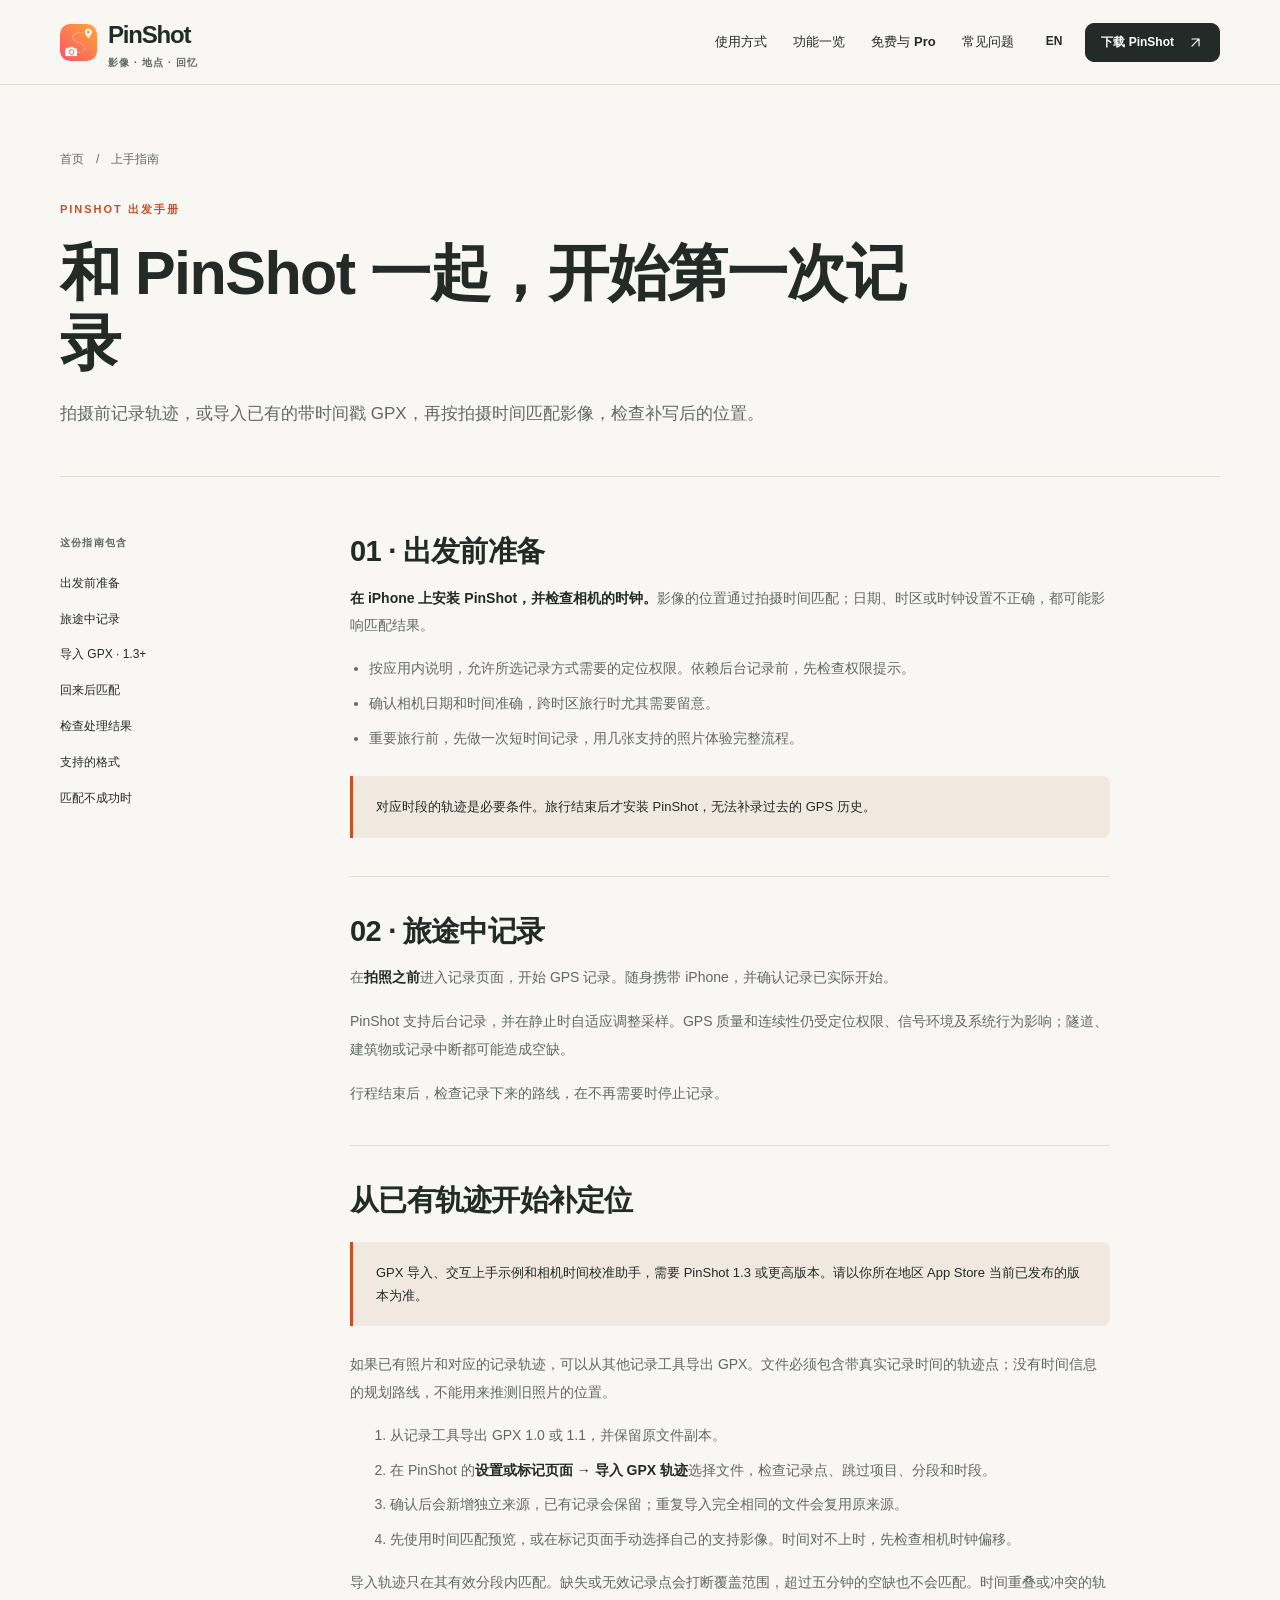
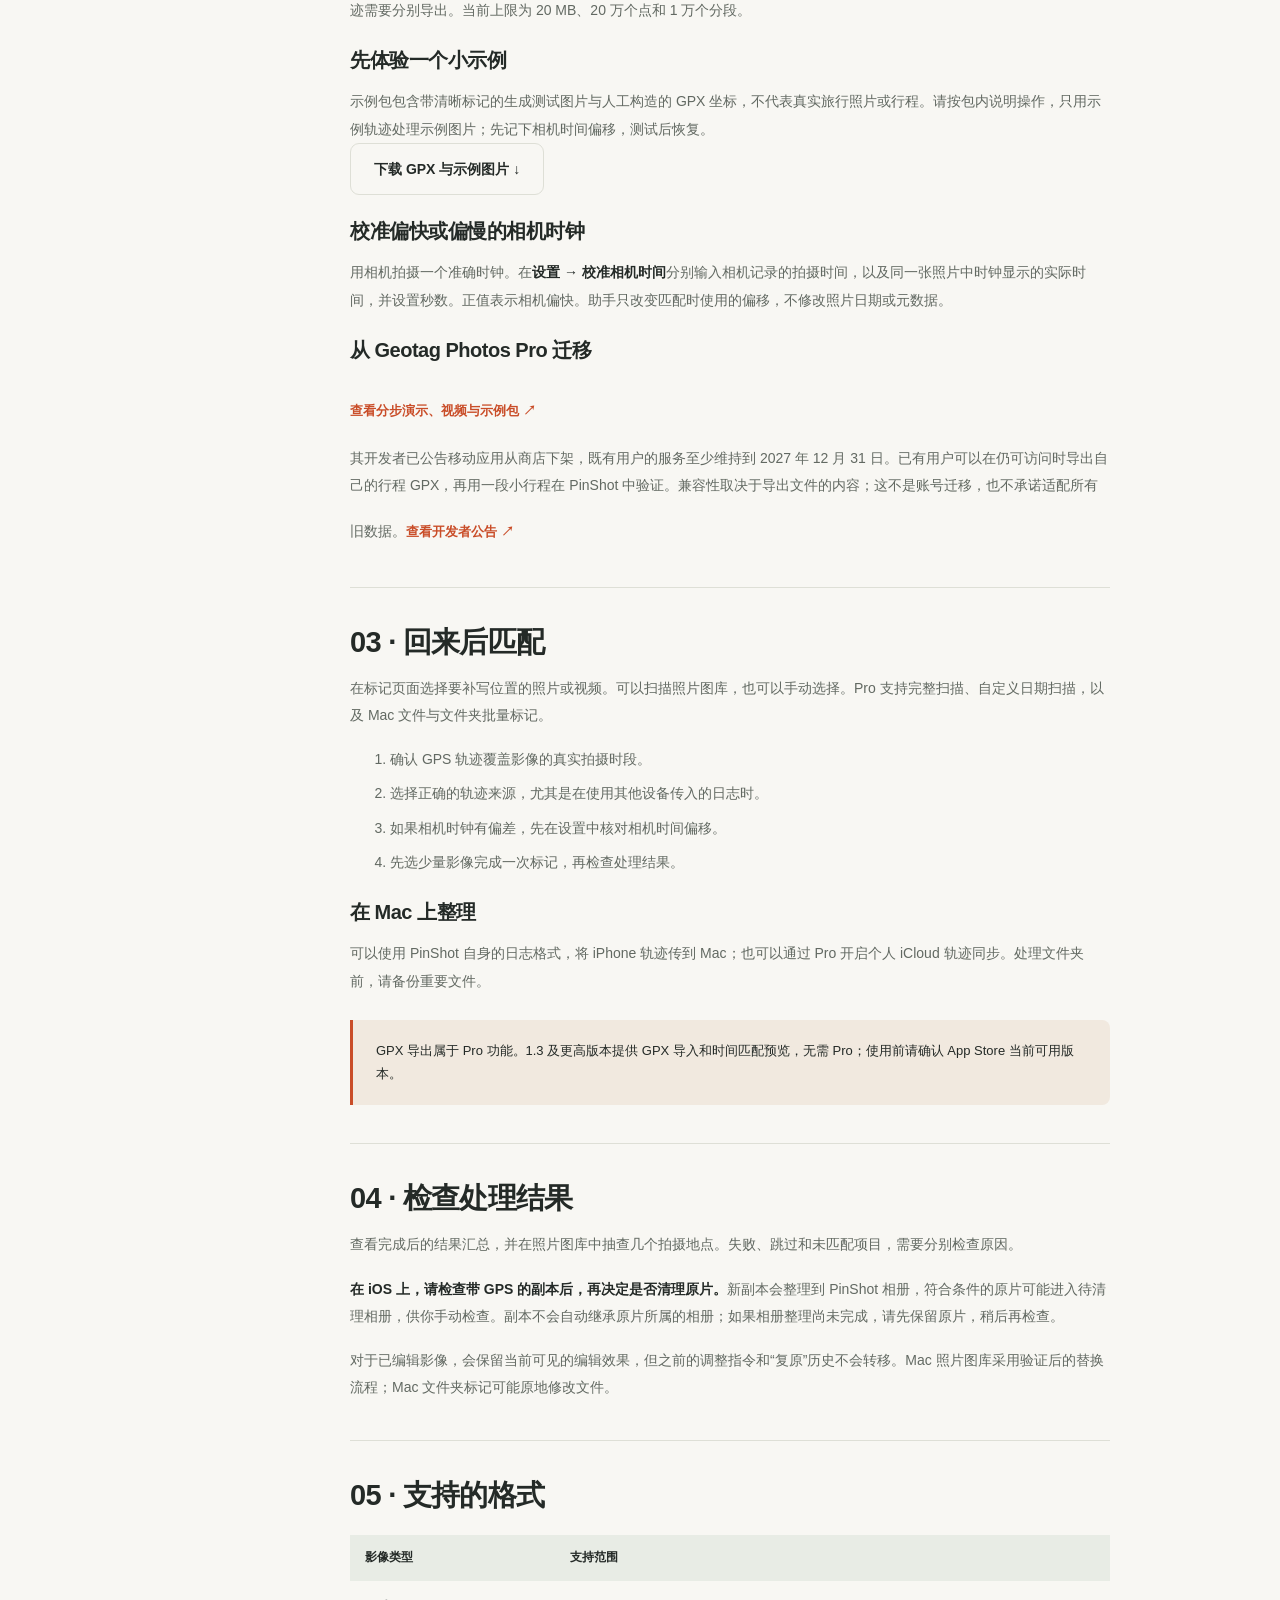
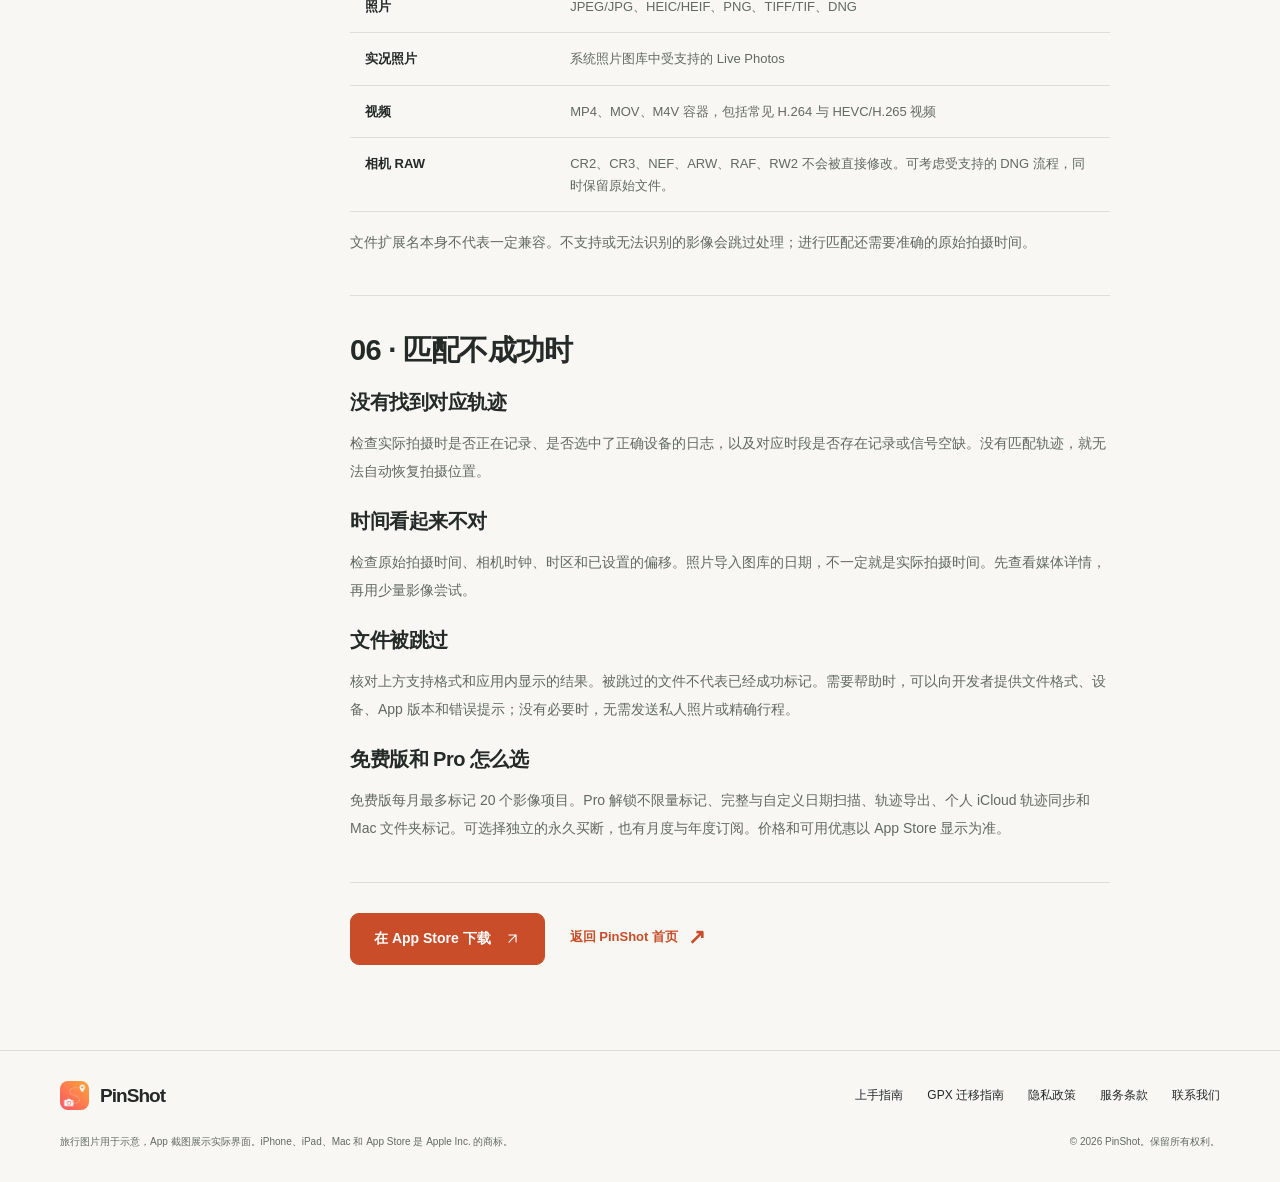
<file: zh/guide/index.html>
<!doctype html>
<html lang="zh-Hans">
<head>
<meta charset="utf-8"><meta name="viewport" content="width=device-width,initial-scale=1">
<title>和 PinShot 一起，开始第一次记录 — PinShot</title><meta name="description" content="了解如何记录轨迹、按拍摄时间匹配照片与视频，以及检查 PinShot 的 GPS 标记结果。">
<meta name="theme-color" content="#f8f7f3"><meta name="color-scheme" content="light">
<link rel="canonical" href="https://robincoderzhao.github.io/pinshot-legal/zh/guide/">
<link rel="alternate" hreflang="en" href="https://robincoderzhao.github.io/pinshot-legal/guide/"><link rel="alternate" hreflang="zh-Hans" href="https://robincoderzhao.github.io/pinshot-legal/zh/guide/"><link rel="alternate" hreflang="x-default" href="https://robincoderzhao.github.io/pinshot-legal/guide/">
<meta property="og:type" content="website"><meta property="og:site_name" content="PinShot"><meta property="og:title" content="和 PinShot 一起，开始第一次记录 — PinShot"><meta property="og:description" content="了解如何记录轨迹、按拍摄时间匹配照片与视频，以及检查 PinShot 的 GPS 标记结果。"><meta property="og:url" content="https://robincoderzhao.github.io/pinshot-legal/zh/guide/"><meta property="og:image" content="https://robincoderzhao.github.io/pinshot-legal/assets/images/travel-lake.jpg"><meta property="og:image:alt" content="旅行示意图：晨光中的山峰、湖泊与湖边小径">
<meta name="twitter:card" content="summary_large_image">
<link rel="icon" type="image/png" href="../../assets/images/app-icon.png"><link rel="apple-touch-icon" href="../../assets/images/app-icon.png">
<link rel="stylesheet" href="../../assets/site.css"><script src="../../assets/site.js" defer></script>
<script type="application/ld+json">{"@context": "https://schema.org", "@type": "SoftwareApplication", "name": "PinShot", "applicationCategory": "PhotographyApplication", "operatingSystem": "iOS 17.0 or later; iPadOS 17.0 or later; macOS 14.0 or later", "url": "https://robincoderzhao.github.io/pinshot-legal/zh/guide/", "downloadUrl": "https://apps.apple.com/app/id6784540498", "description": "了解如何记录轨迹、按拍摄时间匹配照片与视频，以及检查 PinShot 的 GPS 标记结果。"}</script>
</head><body>
<a class="skip-link" href="#main">跳转到正文</a><header class="site-header"><div class="wrap header-inner">
<a class="brand" href="../../zh/" aria-label="PinShot 首页"><img src="../../assets/images/app-icon.png" width="37" height="37" alt=""><span>PinShot<small>影像 · 地点 · 回忆</small></span></a>
<nav class="desktop-nav" aria-label="主导航"><a href="../../zh/#how-it-works">使用方式</a><a href="../../zh/#the-app">功能一览</a><a href="../../zh/#pro">免费与 Pro</a><a href="../../zh/#faq">常见问题</a></nav>
<div class="header-actions"><a class="language-link" data-language-link href="../../guide/" lang="en" hreflang="en" aria-label="Switch to English">EN</a><a class="button small dark" href="https://apps.apple.com/app/apple-store/id6784540498?pt=129079916&amp;ct=website&amp;mt=8" target="_blank" rel="noopener noreferrer">下载 PinShot<svg width="17" height="17" viewBox="0 0 24 24" fill="none" stroke="currentColor" stroke-width="1.6" stroke-linecap="round" stroke-linejoin="round" aria-hidden="true"><path d="M7 17 17 7M7 7h10v10"/></svg></a><button class="mobile-toggle" data-menu-toggle aria-controls="mobile-navigation" aria-expanded="false" aria-label="打开导航菜单"><svg width="23" height="23" viewBox="0 0 24 24" fill="none" stroke="currentColor" stroke-width="1.6" stroke-linecap="round" stroke-linejoin="round" aria-hidden="true"><path d="M4 7h16M4 12h16M4 17h16"/></svg></button></div>
</div><nav id="mobile-navigation" class="mobile-nav" aria-label="主导航" hidden><a href="../../zh/#how-it-works">使用方式</a><a href="../../zh/#the-app">功能一览</a><a href="../../zh/#pro">免费与 Pro</a><a href="../../zh/#faq">常见问题</a></nav></header><main id="main"><div class="wrap"><section class="guide-hero"><nav class="breadcrumb" aria-label="当前位置"><a href="../../zh/">首页</a><span aria-hidden="true">/</span><span aria-current="page">上手指南</span></nav><p class="eyebrow">PINSHOT 出发手册</p><h1>和 PinShot 一起，开始第一次记录</h1><p class="section-lead">拍摄前记录轨迹，或导入已有的带时间戳 GPX，再按拍摄时间匹配影像，检查补写后的位置。</p></section><div class="guide-layout"><nav class="guide-toc" aria-label="这份指南包含"><strong>这份指南包含</strong><a href="#before">出发前准备</a><a href="#record">旅途中记录</a><a href="#gpx">导入 GPX · 1.3+</a><a href="#match">回来后匹配</a><a href="#review">检查处理结果</a><a href="#formats">支持的格式</a><a href="#troubleshoot">匹配不成功时</a></nav><article class="guide-body"><section id="before"><h2>01 · 出发前准备</h2><p><strong>在 iPhone 上安装 PinShot，并检查相机的时钟。</strong>影像的位置通过拍摄时间匹配；日期、时区或时钟设置不正确，都可能影响匹配结果。</p><ul><li>按应用内说明，允许所选记录方式需要的定位权限。依赖后台记录前，先检查权限提示。</li><li>确认相机日期和时间准确，跨时区旅行时尤其需要留意。</li><li>重要旅行前，先做一次短时间记录，用几张支持的照片体验完整流程。</li></ul><div class="guide-note">对应时段的轨迹是必要条件。旅行结束后才安装 PinShot，无法补录过去的 GPS 历史。</div></section>
<section id="record"><h2>02 · 旅途中记录</h2><p>在<strong>拍照之前</strong>进入记录页面，开始 GPS 记录。随身携带 iPhone，并确认记录已实际开始。</p><p>PinShot 支持后台记录，并在静止时自适应调整采样。GPS 质量和连续性仍受定位权限、信号环境及系统行为影响；隧道、建筑物或记录中断都可能造成空缺。</p><p>行程结束后，检查记录下来的路线，在不再需要时停止记录。</p></section>
<section id="gpx"><h2>从已有轨迹开始补定位</h2><div class="guide-note">GPX 导入、交互上手示例和相机时间校准助手，需要 PinShot 1.3 或更高版本。请以你所在地区 App Store 当前已发布的版本为准。</div><p>如果已有照片和对应的记录轨迹，可以从其他记录工具导出 GPX。文件必须包含带真实记录时间的轨迹点；没有时间信息的规划路线，不能用来推测旧照片的位置。</p><ol><li>从记录工具导出 GPX 1.0 或 1.1，并保留原文件副本。</li><li>在 PinShot 的<strong>设置或标记页面 → 导入 GPX 轨迹</strong>选择文件，检查记录点、跳过项目、分段和时段。</li><li>确认后会新增独立来源，已有记录会保留；重复导入完全相同的文件会复用原来源。</li><li>先使用时间匹配预览，或在标记页面手动选择自己的支持影像。时间对不上时，先检查相机时钟偏移。</li></ol><p>导入轨迹只在其有效分段内匹配。缺失或无效记录点会打断覆盖范围，超过五分钟的空缺也不会匹配。时间重叠或冲突的轨迹需要分别导出。当前上限为 20 MB、20 万个点和 1 万个分段。</p><h3>先体验一个小示例</h3><p>示例包包含带清晰标记的生成测试图片与人工构造的 GPX 坐标，不代表真实旅行照片或行程。请按包内说明操作，只用示例轨迹处理示例图片；先记下相机时间偏移，测试后恢复。</p><a class="button light" href="../../samples/pinshot-demo.zip" download>下载 GPX 与示例图片 ↓</a><h3>校准偏快或偏慢的相机时钟</h3><p>用相机拍摄一个准确时钟。在<strong>设置 → 校准相机时间</strong>分别输入相机记录的拍摄时间，以及同一张照片中时钟显示的实际时间，并设置秒数。正值表示相机偏快。助手只改变匹配时使用的偏移，不修改照片日期或元数据。</p><h3>从 Geotag Photos Pro 迁移</h3><p><a class="text-link" href="../gpx-migration/">查看分步演示、视频与示例包 ↗</a></p><p>其开发者已公告移动应用从商店下架，既有用户的服务至少维持到 2027 年 12 月 31 日。已有用户可以在仍可访问时导出自己的行程 GPX，再用一段小行程在 PinShot 中验证。兼容性取决于导出文件的内容；这不是账号迁移，也不承诺适配所有旧数据。<a class="text-link" href="https://www.geotagphotos.net/" target="_blank" rel="noopener noreferrer">查看开发者公告 ↗</a></p></section><section id="match"><h2>03 · 回来后匹配</h2><p>在标记页面选择要补写位置的照片或视频。可以扫描照片图库，也可以手动选择。Pro 支持完整扫描、自定义日期扫描，以及 Mac 文件与文件夹批量标记。</p><ol><li>确认 GPS 轨迹覆盖影像的真实拍摄时段。</li><li>选择正确的轨迹来源，尤其是在使用其他设备传入的日志时。</li><li>如果相机时钟有偏差，先在设置中核对相机时间偏移。</li><li>先选少量影像完成一次标记，再检查处理结果。</li></ol><h3>在 Mac 上整理</h3><p>可以使用 PinShot 自身的日志格式，将 iPhone 轨迹传到 Mac；也可以通过 Pro 开启个人 iCloud 轨迹同步。处理文件夹前，请备份重要文件。</p><div class="guide-note">GPX 导出属于 Pro 功能。1.3 及更高版本提供 GPX 导入和时间匹配预览，无需 Pro；使用前请确认 App Store 当前可用版本。</div></section>
<section id="review"><h2>04 · 检查处理结果</h2><p>查看完成后的结果汇总，并在照片图库中抽查几个拍摄地点。失败、跳过和未匹配项目，需要分别检查原因。</p><p><strong>在 iOS 上，请检查带 GPS 的副本后，再决定是否清理原片。</strong>新副本会整理到 PinShot 相册，符合条件的原片可能进入待清理相册，供你手动检查。副本不会自动继承原片所属的相册；如果相册整理尚未完成，请先保留原片，稍后再检查。</p><p>对于已编辑影像，会保留当前可见的编辑效果，但之前的调整指令和“复原”历史不会转移。Mac 照片图库采用验证后的替换流程；Mac 文件夹标记可能原地修改文件。</p></section>
<section id="formats"><h2>05 · 支持的格式</h2><table class="compatibility-table"><thead><tr><th scope="col">影像类型</th><th scope="col">支持范围</th></tr></thead><tbody><tr><td>照片</td><td>JPEG/JPG、HEIC/HEIF、PNG、TIFF/TIF、DNG</td></tr><tr><td>实况照片</td><td>系统照片图库中受支持的 Live Photos</td></tr><tr><td>视频</td><td>MP4、MOV、M4V 容器，包括常见 H.264 与 HEVC/H.265 视频</td></tr><tr><td>相机 RAW</td><td>CR2、CR3、NEF、ARW、RAF、RW2 不会被直接修改。可考虑受支持的 DNG 流程，同时保留原始文件。</td></tr></tbody></table><p>文件扩展名本身不代表一定兼容。不支持或无法识别的影像会跳过处理；进行匹配还需要准确的原始拍摄时间。</p></section>
<section id="troubleshoot"><h2>06 · 匹配不成功时</h2><h3>没有找到对应轨迹</h3><p>检查实际拍摄时是否正在记录、是否选中了正确设备的日志，以及对应时段是否存在记录或信号空缺。没有匹配轨迹，就无法自动恢复拍摄位置。</p><h3>时间看起来不对</h3><p>检查原始拍摄时间、相机时钟、时区和已设置的偏移。照片导入图库的日期，不一定就是实际拍摄时间。先查看媒体详情，再用少量影像尝试。</p><h3>文件被跳过</h3><p>核对上方支持格式和应用内显示的结果。被跳过的文件不代表已经成功标记。需要帮助时，可以向开发者提供文件格式、设备、App 版本和错误提示；没有必要时，无需发送私人照片或精确行程。</p><h3>免费版和 Pro 怎么选</h3><p>免费版每月最多标记 20 个影像项目。Pro 解锁不限量标记、完整与自定义日期扫描、轨迹导出、个人 iCloud 轨迹同步和 Mac 文件夹标记。可选择独立的永久买断，也有月度与年度订阅。价格和可用优惠以 App Store 显示为准。</p></section><div class="guide-closing"><a class="button " href="https://apps.apple.com/app/apple-store/id6784540498?pt=129079916&amp;ct=website&amp;mt=8" target="_blank" rel="noopener noreferrer">在 App Store 下载<svg width="17" height="17" viewBox="0 0 24 24" fill="none" stroke="currentColor" stroke-width="1.6" stroke-linecap="round" stroke-linejoin="round" aria-hidden="true"><path d="M7 17 17 7M7 7h10v10"/></svg></a><a class="text-link" href="../../zh/">返回 PinShot 首页<span class="arrow" aria-hidden="true">↗</span></a></div></article></div></div></main><footer class="site-footer"><div class="wrap"><div class="footer-top"><a class="brand" href="../../zh/"><img src="../../assets/images/app-icon.png" width="29" height="29" alt="">PinShot</a><nav class="footer-links" aria-label="页脚导航"><a href="../../zh/guide/">上手指南</a><a href="../../zh/gpx-migration/">GPX 迁移指南</a><a href="../../privacy/?lang=zh-Hans">隐私政策</a><a href="../../privacy/terms.html?lang=zh-Hans">服务条款</a><a href="mailto:414108176@qq.com">联系我们</a></nav></div><div class="footer-bottom"><p>旅行图片用于示意，App 截图展示实际界面。iPhone、iPad、Mac 和 App Store 是 Apple Inc. 的商标。</p><span>© 2026 PinShot。保留所有权利。</span></div></div></footer></body></html>
</file>
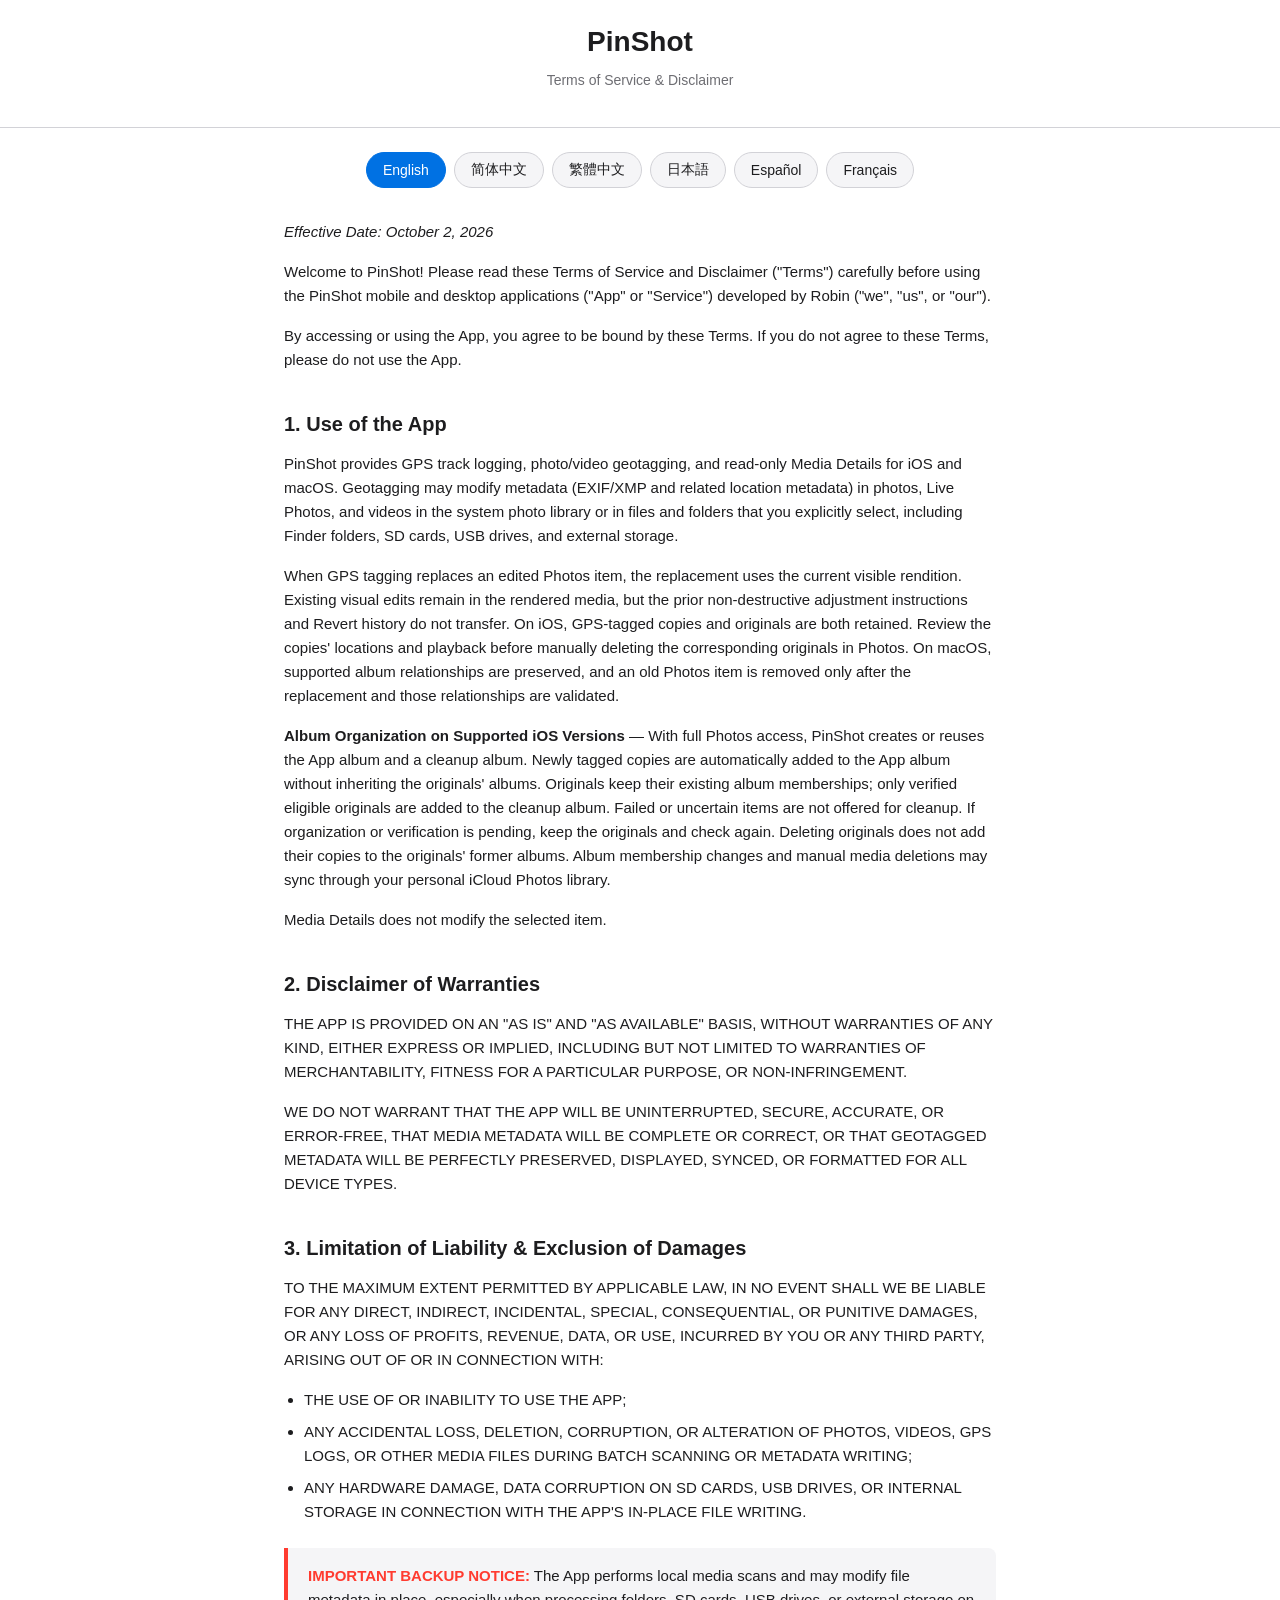
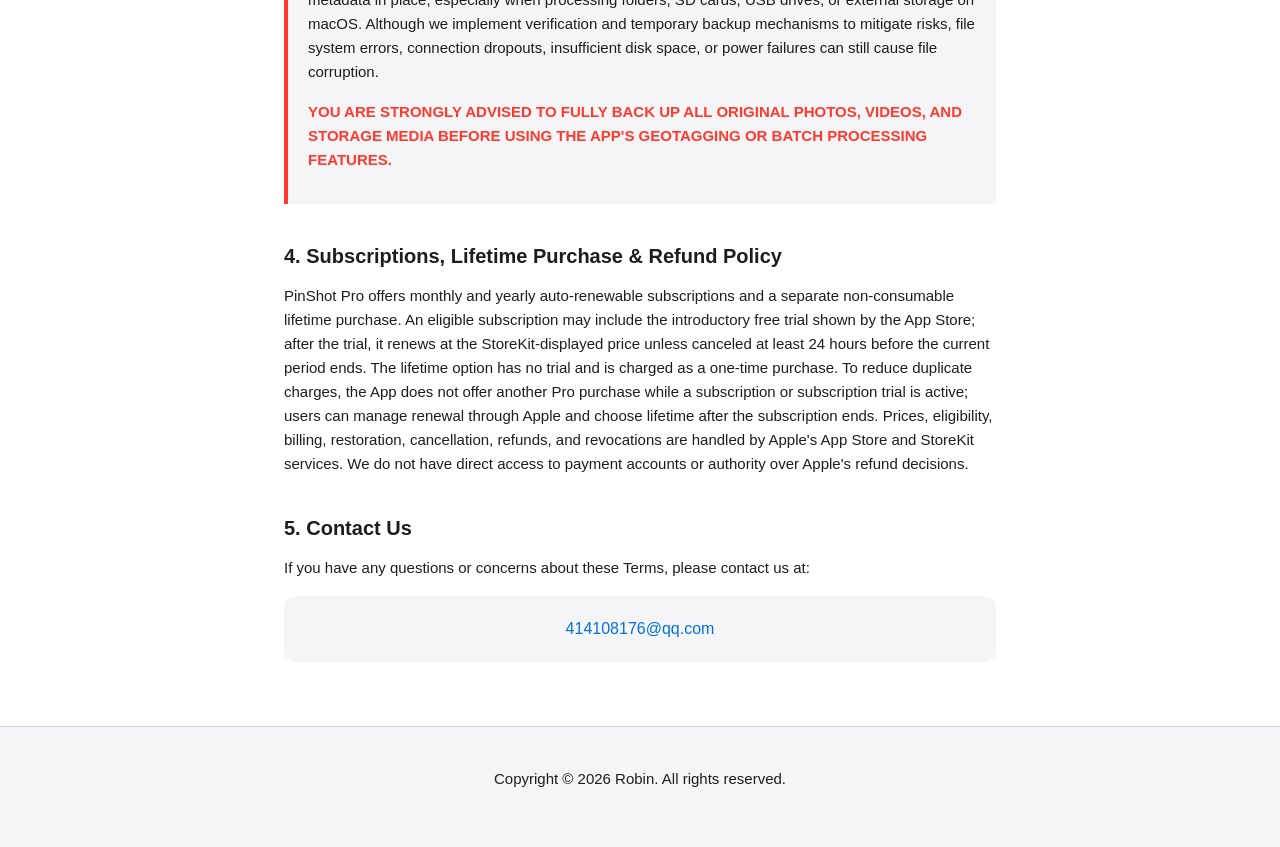
<file: privacy/terms.html>
<!DOCTYPE html>
<html lang="en">
<head>
    <meta charset="UTF-8">
    <meta name="viewport" content="width=device-width, initial-scale=1.0">
    <title>PinShot — Terms of Service &amp; Disclaimer</title>
    <style>
        :root {
            --color-bg: #ffffff;
            --color-text: #1d1d1f;
            --color-text-secondary: #6e6e73;
            --color-accent: #0071e3;
            --color-border: #d2d2d7;
            --color-surface: #f5f5f7;
            --color-negative: #ff3b30;
            --max-width: 760px;
        }

        @media (prefers-color-scheme: dark) {
            :root {
                --color-bg: #000000;
                --color-text: #f5f5f7;
                --color-text-secondary: #a1a1a6;
                --color-accent: #2997ff;
                --color-border: #424245;
                --color-surface: #1d1d1f;
                --color-negative: #ff453a;
            }
        }

        * { margin: 0; padding: 0; box-sizing: border-box; }

        body {
            font-family: -apple-system, BlinkMacSystemFont, "SF Pro Text", "Helvetica Neue", Helvetica, Arial, sans-serif;
            background-color: var(--color-bg);
            color: var(--color-text);
            line-height: 1.6;
            -webkit-font-smoothing: antialiased;
        }

        header {
            border-bottom: 1px solid var(--color-border);
            padding: 20px 24px;
            text-align: center;
        }

        header h1 {
            font-size: 28px;
            font-weight: 700;
        }

        header p {
            color: var(--color-text-secondary);
            font-size: 14px;
            margin-top: 4px;
        }

        .lang-switcher {
            display: flex;
            justify-content: center;
            flex-wrap: wrap;
            gap: 8px;
            margin: 24px auto 0;
            max-width: var(--max-width);
            padding: 0 24px;
        }

        .lang-switcher button {
            padding: 8px 16px;
            border: 1px solid var(--color-border);
            border-radius: 20px;
            background: var(--color-surface);
            color: var(--color-text);
            font-size: 14px;
            cursor: pointer;
            transition: all 0.2s ease;
        }

        .lang-switcher button.active {
            background: var(--color-accent);
            color: #ffffff;
            border-color: var(--color-accent);
        }

        .lang-switcher button:hover:not(.active) { border-color: var(--color-accent); }

        main {
            max-width: var(--max-width);
            margin: 0 auto;
            padding: 32px 24px 64px;
        }

        .content-section { display: none; }
        .content-section.active { display: block; }

        h2 {
            font-size: 20px;
            font-weight: 600;
            margin-top: 36px;
            margin-bottom: 12px;
        }

        h2:first-child { margin-top: 0; }

        p {
            margin-bottom: 16px;
            color: var(--color-text);
            font-size: 15px;
        }

        ul {
            margin-bottom: 20px;
            padding-left: 20px;
        }

        li {
            margin-bottom: 8px;
            font-size: 15px;
        }

        .alert-box {
            background-color: var(--color-surface);
            border-left: 4px solid var(--color-negative);
            padding: 16px 20px;
            border-radius: 0 8px 8px 0;
            margin: 24px 0;
        }

        .alert-box strong { color: var(--color-negative); }

        .contact-box {
            background-color: var(--color-surface);
            padding: 20px;
            border-radius: 12px;
            margin-top: 16px;
            text-align: center;
        }

        .contact-box a {
            color: var(--color-accent);
            text-decoration: none;
            font-weight: 500;
            font-size: 16px;
        }

        footer {
            text-align: center;
            padding: 40px 24px;
            color: var(--color-text-secondary);
            font-size: 12px;
            border-top: 1px solid var(--color-border);
            background-color: var(--color-surface);
        }
    </style>
</head>
<body>
    <header>
        <h1 id="app-title">PinShot</h1>
        <p id="subtitle">Terms of Service &amp; Disclaimer</p>
    </header>

    <div class="lang-switcher">
        <button id="btn-en" class="active" onclick="switchLanguage('en')">English</button>
        <button id="btn-zh-Hans" onclick="switchLanguage('zh-Hans')">简体中文</button>
        <button id="btn-zh-Hant" onclick="switchLanguage('zh-Hant')">繁體中文</button>
        <button id="btn-ja" onclick="switchLanguage('ja')">日本語</button>
        <button id="btn-es" onclick="switchLanguage('es')">Español</button>
        <button id="btn-fr" onclick="switchLanguage('fr')">Français</button>
    </div>

    <main>
        <div id="content-en" class="content-section active">
            <p><em>Effective Date: October 2, 2026</em></p>
            <p>Welcome to PinShot! Please read these Terms of Service and Disclaimer ("Terms") carefully before using the PinShot mobile and desktop applications ("App" or "Service") developed by Robin ("we", "us", or "our").</p>
            <p>By accessing or using the App, you agree to be bound by these Terms. If you do not agree to these Terms, please do not use the App.</p>
            <h2>1. Use of the App</h2>
            <p>PinShot provides GPS track logging, photo/video geotagging, and read-only Media Details for iOS and macOS. Geotagging may modify metadata (EXIF/XMP and related location metadata) in photos, Live Photos, and videos in the system photo library or in files and folders that you explicitly select, including Finder folders, SD cards, USB drives, and external storage.</p>
            <p>When GPS tagging replaces an edited Photos item, the replacement uses the current visible rendition. Existing visual edits remain in the rendered media, but the prior non-destructive adjustment instructions and Revert history do not transfer. On iOS, GPS-tagged copies and originals are both retained. Review the copies' locations and playback before manually deleting the corresponding originals in Photos. On macOS, supported album relationships are preserved, and an old Photos item is removed only after the replacement and those relationships are validated.</p>
            <p><strong>Album Organization on Supported iOS Versions</strong> — With full Photos access, PinShot creates or reuses the App album and a cleanup album. Newly tagged copies are automatically added to the App album without inheriting the originals' albums. Originals keep their existing album memberships; only verified eligible originals are added to the cleanup album. Failed or uncertain items are not offered for cleanup. If organization or verification is pending, keep the originals and check again. Deleting originals does not add their copies to the originals' former albums. Album membership changes and manual media deletions may sync through your personal iCloud Photos library.</p>
            <p>Media Details does not modify the selected item.</p>
            <h2>2. Disclaimer of Warranties</h2>
            <p>THE APP IS PROVIDED ON AN "AS IS" AND "AS AVAILABLE" BASIS, WITHOUT WARRANTIES OF ANY KIND, EITHER EXPRESS OR IMPLIED, INCLUDING BUT NOT LIMITED TO WARRANTIES OF MERCHANTABILITY, FITNESS FOR A PARTICULAR PURPOSE, OR NON-INFRINGEMENT.</p>
            <p>WE DO NOT WARRANT THAT THE APP WILL BE UNINTERRUPTED, SECURE, ACCURATE, OR ERROR-FREE, THAT MEDIA METADATA WILL BE COMPLETE OR CORRECT, OR THAT GEOTAGGED METADATA WILL BE PERFECTLY PRESERVED, DISPLAYED, SYNCED, OR FORMATTED FOR ALL DEVICE TYPES.</p>
            <h2>3. Limitation of Liability &amp; Exclusion of Damages</h2>
            <p>TO THE MAXIMUM EXTENT PERMITTED BY APPLICABLE LAW, IN NO EVENT SHALL WE BE LIABLE FOR ANY DIRECT, INDIRECT, INCIDENTAL, SPECIAL, CONSEQUENTIAL, OR PUNITIVE DAMAGES, OR ANY LOSS OF PROFITS, REVENUE, DATA, OR USE, INCURRED BY YOU OR ANY THIRD PARTY, ARISING OUT OF OR IN CONNECTION WITH:</p>
            <ul>
                <li>THE USE OF OR INABILITY TO USE THE APP;</li>
                <li>ANY ACCIDENTAL LOSS, DELETION, CORRUPTION, OR ALTERATION OF PHOTOS, VIDEOS, GPS LOGS, OR OTHER MEDIA FILES DURING BATCH SCANNING OR METADATA WRITING;</li>
                <li>ANY HARDWARE DAMAGE, DATA CORRUPTION ON SD CARDS, USB DRIVES, OR INTERNAL STORAGE IN CONNECTION WITH THE APP'S IN-PLACE FILE WRITING.</li>
            </ul>
            <div class="alert-box">
                <p><strong>IMPORTANT BACKUP NOTICE:</strong> The App performs local media scans and may modify file metadata in place, especially when processing folders, SD cards, USB drives, or external storage on macOS. Although we implement verification and temporary backup mechanisms to mitigate risks, file system errors, connection dropouts, insufficient disk space, or power failures can still cause file corruption.</p>
                <p><strong>YOU ARE STRONGLY ADVISED TO FULLY BACK UP ALL ORIGINAL PHOTOS, VIDEOS, AND STORAGE MEDIA BEFORE USING THE APP'S GEOTAGGING OR BATCH PROCESSING FEATURES.</strong></p>
            </div>
            <h2>4. Subscriptions, Lifetime Purchase &amp; Refund Policy</h2>
            <p>PinShot Pro offers monthly and yearly auto-renewable subscriptions and a separate non-consumable lifetime purchase. An eligible subscription may include the introductory free trial shown by the App Store; after the trial, it renews at the StoreKit-displayed price unless canceled at least 24 hours before the current period ends. The lifetime option has no trial and is charged as a one-time purchase. To reduce duplicate charges, the App does not offer another Pro purchase while a subscription or subscription trial is active; users can manage renewal through Apple and choose lifetime after the subscription ends. Prices, eligibility, billing, restoration, cancellation, refunds, and revocations are handled by Apple's App Store and StoreKit services. We do not have direct access to payment accounts or authority over Apple's refund decisions.</p>
            <h2>5. Contact Us</h2>
            <p>If you have any questions or concerns about these Terms, please contact us at:</p>
            <div class="contact-box"><a href="mailto:414108176@qq.com">414108176@qq.com</a></div>
        </div>

        <div id="content-zh-Hans" class="content-section">
            <p><em>生效日期：2026年10月2日</em></p>
            <p>欢迎使用影像轨迹！在使用由 Robin（“我们”）开发的影像轨迹手机端及桌面端应用程序（“本应用”或“服务”）之前，请仔细阅读本《服务条款与免责声明》（“条款”）。</p>
            <p>访问或使用本应用即表示您同意受这些条款的约束。如果您不同意这些条款，请勿使用本应用。</p>
            <h2>1. 服务内容</h2>
            <p>影像轨迹为 iOS 与 macOS 提供 GPS 轨迹记录、照片/视频地理位置标记和只读媒体详情。地理标记可能对系统照片库中的照片、Live Photo、视频，或您明确选择的 Finder 文件夹、SD 卡、U 盘、外置硬盘等文件中的元数据（EXIF/XMP 及相关位置元数据）进行读写和修改。</p>
            <p>GPS 标记替换已编辑的 Photos 项目时，会使用当前可见的编辑版本。现有画面效果会保留在渲染后的媒体中，但旧资产的非破坏性调整指令和“复原”历史不会转移。iOS 上保留 GPS 标记副本和原片。请核对副本的位置和播放是否正常，再在系统“照片”中手动删除对应原片。macOS 上保留支持的相簿归属，并仅在替换资产及这些关系验证通过后移除旧 Photos 项目。</p>
            <p><strong>相簿整理（支持此功能的 iOS 版本）</strong> — 获得完整照片访问权限后，影像轨迹会创建或复用 App 相簿和待删除相簿。新生成的标记副本自动加入 App 相簿，不继承原片所在的相簿。原片保留原有相簿归属，只有核验通过且符合条件的原片才加入待删除相簿；失败或状态不确定的项目不会作为清理候选。整理或核验尚未完成时，请保留原片并重新核对。删除原片后，副本不会自动加入原片原来的相簿。相簿成员变更及手动删除媒体可能通过您个人的 iCloud 照片图库同步。</p>
            <p>“媒体详情”不会修改所选项目。</p>
            <h2>2. 免责声明</h2>
            <p>本应用按“现状”和“现有”状态提供，不附加任何形式的明示或暗示保证。我们不保证本应用能完全满足您的要求，不保证定位服务连续、安全、准确或无错误，不保证媒体元数据完整或正确，也不保证 GPS 标记能在所有设备、查看器、编辑软件和 iCloud Photos 环境中被完全保留、显示、同步或格式化。</p>
            <h2>3. 责任限制与损害赔偿排除</h2>
            <p>在法律允许的最大范围内，开发者不对您或任何第三方因使用或无法使用本应用而导致的任何直接、间接、偶发、特殊、附随或惩罚性损害（包括但不限于数据丢失、文件损坏、照片或视频损毁、SD 卡/移动硬盘等存储介质损坏、利润损失等）承担赔偿责任。</p>
            <p>这包括但不限于在“批量文件夹标记”或“视频写入”操作中，由于磁盘空间不足、设备电量耗尽关机、拔卡中断、硬件故障或系统异常导致的文件读写不完整及媒体损坏。</p>
            <div class="alert-box">
                <p><strong>强烈建议数据备份：</strong> 本应用在进行地理标记时可能会原地（In-Place）修改文件元数据，尤其是在 macOS 端处理 Finder 文件夹、SD 卡、U 盘或外置硬盘中的文件时。尽管我们会采用校验和临时备份机制降低风险，但在文件系统错误、连接中断、磁盘空间不足或设备断电等情况下，依然存在文件损坏的可能。</p>
                <p><strong>我们强烈建议您：在每次使用本应用进行照片与视频地理标记或批量处理之前，务必对所有的原始照片、视频源文件及存储设备进行完整备份。</strong></p>
            </div>
            <h2>4. 订阅、永久买断与退款政策</h2>
            <p>PinShot Pro 同时提供月度、年度自动续订和独立的非消耗型永久买断。符合资格的订阅可包含 App Store 展示的优惠免费试用；试用结束后会按 StoreKit 展示的价格自动续订，如需取消请至少在当前周期结束前 24 小时操作。永久版没有试用，会按一次性购买直接扣费。为降低重复付费风险，订阅或订阅试用有效期间，应用不会再提供其他 Pro 购买；用户可通过 Apple 管理续订，并在订阅结束后选择永久版。价格、资格、计费、恢复、取消、退款与撤销由 Apple App Store 和 StoreKit 服务处理；我们无法直接访问付款账户，也无权决定 Apple 的退款结果。</p>
            <h2>5. 联系我们</h2>
            <p>如果您对本条款有任何问题或疑虑，请通过以下方式联系我们：</p>
            <div class="contact-box"><a href="mailto:414108176@qq.com">414108176@qq.com</a></div>
        </div>

        <div id="content-zh-Hant" class="content-section">
            <p><em>生效日期：2026年10月2日</em></p>
            <p>歡迎使用影像軌跡！在使用由 Robin（「我們」）開發的影像軌跡手機端及桌面端應用程式（「本應用」或「服務」）之前，請仔細閱讀本《服務條款與免責聲明》（「條款」）。</p>
            <p>存取或使用本應用即表示您同意受這些條款約束。如果您不同意這些條款，請勿使用本應用。</p>
            <h2>1. 服務內容</h2>
            <p>影像軌跡為 iOS 與 macOS 提供 GPS 軌跡記錄、照片/影片地理位置標記和唯讀媒體詳細資訊。地理標記可能對系統照片圖庫中的照片、Live Photo、影片，或您明確選擇的 Finder 資料夾、SD 卡、USB 隨身碟、外接儲存裝置等檔案中的元資料（EXIF/XMP 及相關位置元資料）進行讀寫和修改。</p>
            <p>GPS 標記替換已編輯的 Photos 項目時，會使用目前可見的編輯版本。現有畫面效果會保留在算繪後的媒體中，但舊資產的非破壞性調整指令和「回復」歷史不會轉移。iOS 上保留 GPS 標記副本和原始媒體。請核對副本的位置和播放是否正常，再在系統「照片」中手動刪除對應的原始媒體。macOS 上保留支援的相簿歸屬，並僅在替換資產及這些關係驗證通過後移除舊 Photos 項目。</p>
            <p><strong>相簿整理（支援此功能的 iOS 版本）</strong> — 取得完整照片存取權限後，影像軌跡會建立或重用 App 相簿和待刪除相簿。新產生的標記副本自動加入 App 相簿，不繼承原始媒體所在的相簿。原始媒體保留原有相簿歸屬，只有核驗通過且符合條件的原始媒體才加入待刪除相簿；失敗或狀態不確定的項目不會列為清理候選。整理或核驗尚未完成時，請保留原始媒體並重新核對。刪除原始媒體後，副本不會自動加入原始媒體原來的相簿。相簿成員變更及手動刪除媒體可能透過您個人的 iCloud 照片圖庫同步。</p>
            <p>「媒體詳細資訊」不會修改所選項目。</p>
            <h2>2. 免責聲明</h2>
            <p>本應用按「現狀」和「現有」狀態提供，不附加任何形式的明示或暗示保證。我們不保證本應用能完全滿足您的需求，不保證定位服務連續、安全、準確或無錯誤，不保證媒體元資料完整或正確，也不保證 GPS 標記能在所有裝置、檢視器、編輯軟體和 iCloud Photos 環境中被完整保留、顯示、同步或格式化。</p>
            <h2>3. 責任限制與損害賠償排除</h2>
            <p>在法律允許的最大範圍內，開發者不對您或任何第三方因使用或無法使用本應用而導致的任何直接、間接、偶發、特殊、附隨或懲罰性損害（包括但不限於資料遺失、檔案損壞、照片或影片毀損、SD 卡/外接硬碟等儲存媒介損壞、利潤損失等）承擔賠償責任。</p>
            <p>這包括但不限於在「批次資料夾標記」或「影片寫入」操作中，由於磁碟空間不足、裝置電量耗盡關機、拔卡中斷、硬體故障或系統異常導致的檔案讀寫不完整及媒體損壞。</p>
            <div class="alert-box">
                <p><strong>強烈建議資料備份：</strong> 本應用在進行地理標記時可能會原地（In-Place）修改檔案元資料，尤其是在 macOS 端處理 Finder 資料夾、SD 卡、USB 隨身碟或外接儲存裝置中的檔案時。儘管我們會採用校驗和暫存備份機制降低風險，但在檔案系統錯誤、連線中斷、磁碟空間不足或裝置斷電等情況下，仍然存在檔案損壞的可能。</p>
                <p><strong>我們強烈建議您：在每次使用本應用進行照片與影片地理標記或批次處理之前，務必對所有原始照片、影片來源檔案及儲存裝置進行完整備份。</strong></p>
            </div>
            <h2>4. 訂閱、永久買斷與退款政策</h2>
            <p>PinShot Pro 同時提供月度、年度自動續訂和獨立的非消耗型永久買斷。符合資格的訂閱可包含 App Store 顯示的優惠免費試用；試用結束後會按 StoreKit 顯示的價格自動續訂，如需取消請至少在目前週期結束前 24 小時操作。永久版沒有試用，會按一次性購買直接扣款。為降低重複付款風險，訂閱或訂閱試用有效期間，應用不會再提供其他 Pro 購買；使用者可透過 Apple 管理續訂，並在訂閱結束後選擇永久版。價格、資格、計費、回復、取消、退款與撤銷由 Apple App Store 和 StoreKit 服務處理；我們無法直接存取付款帳戶，也無權決定 Apple 的退款結果。</p>
            <h2>5. 聯絡我們</h2>
            <p>如果您對本條款有任何問題或疑慮，請透過以下方式聯絡我們：</p>
            <div class="contact-box"><a href="mailto:414108176@qq.com">414108176@qq.com</a></div>
        </div>

        <div id="content-ja" class="content-section">
            <p><em>施行日：2026年10月2日</em></p>
            <p>PinShot へようこそ。Robin（以下「当方」）が提供する PinShot のモバイルおよびデスクトップアプリケーション（以下「本アプリ」または「本サービス」）を利用する前に、この利用規約および免責事項（以下「本規約」）をよくお読みください。</p>
            <p>本アプリにアクセスまたは利用することで、お客様は本規約に同意したものとみなされます。同意しない場合は、本アプリを利用しないでください。</p>
            <h2>1. アプリの用途</h2>
            <p>PinShot は iOS および macOS 向けに GPS トラック記録、写真/動画への位置情報付与、読み取り専用のメディア詳細を提供します。位置情報付与では、システム写真ライブラリ内の写真、Live Photos、動画、またはお客様が明示的に選択した Finder フォルダ、SD カード、USB ドライブ、外部ストレージ内のファイルのメタデータ（EXIF/XMP および関連する位置情報メタデータ）を変更する場合があります。</p>
            <p>GPS タグ付けで編集済みの Photos 項目を置き換える場合、現在表示されている編集済み版を使用します。見た目の編集結果はレンダリング済みメディアに保持されますが、以前の非破壊調整データと「元に戻す」履歴は移行されません。iOS では GPS 付きコピーと元データを両方保持します。コピーの位置情報と再生を確認してから、対応する元データを「写真」で手動削除してください。macOS では対応するアルバムの所属を保持し、置換アセットとその関係を検証した後にのみ古い Photos 項目を削除します。</p>
            <p><strong>対応する iOS バージョンのアルバム整理</strong> — 写真へのフルアクセスがある場合、PinShot は App アルバムと削除候補アルバムを作成または再利用します。新しい GPS 付きコピーは App アルバムへ自動登録され、元データのアルバム所属は引き継ぎません。元データは既存のアルバム所属を維持し、確認済みで条件を満たすものだけが削除候補アルバムに入ります。失敗した項目や不確かな項目は削除候補になりません。整理や確認が未完了の場合は元データを残して再度確認してください。元データを削除しても、そのコピーが以前のアルバムへ自動登録されることはありません。アルバムへの登録変更や手動でのメディア削除は、お客様個人の iCloud 写真ライブラリ経由で同期される場合があります。</p>
            <p>メディア詳細は選択項目を変更しません。</p>
            <h2>2. 保証の否認</h2>
            <p>本アプリは「現状有姿」かつ「提供可能な範囲」で提供されます。商品性、特定目的への適合性、非侵害性を含むがこれらに限られない、明示または黙示のいかなる保証も行いません。</p>
            <p>当方は、本アプリが中断なく、安全に、正確に、またはエラーなく動作すること、メディアメタデータが完全または正確であること、位置情報メタデータがすべてのデバイス、表示、同期、編集環境で完全に保持または整形されることを保証しません。</p>
            <h2>3. 責任の制限および損害の除外</h2>
            <p>適用法で認められる最大限の範囲において、当方は、お客様または第三者に生じたいかなる直接的、間接的、偶発的、特別、結果的、懲罰的損害、利益・収益・データ・利用機会の損失についても責任を負いません。これには以下に関連する損害が含まれます。</p>
            <ul>
                <li>本アプリの利用または利用不能。</li>
                <li>一括スキャンまたはメタデータ書き込み中の写真、動画、GPS ログ、その他メディアファイルの偶発的な喪失、削除、破損、変更。</li>
                <li>本アプリのインプレース書き込みに関連する SD カード、USB ドライブ、内部ストレージ上のハードウェア損傷またはデータ破損。</li>
            </ul>
            <div class="alert-box">
                <p><strong>重要なバックアップ通知：</strong> 本アプリはローカルメディアをスキャンし、特に macOS でフォルダ、SD カード、USB ドライブ、外部ストレージを処理する際に、ファイルメタデータをインプレースで変更する場合があります。検証および一時バックアップの仕組みを用いてリスクを軽減していますが、ファイルシステムエラー、接続切断、空き容量不足、電源断によりファイル破損が発生する可能性があります。</p>
                <p><strong>本アプリの位置情報付与または一括処理機能を使用する前に、すべての元の写真、動画、保存メディアを完全にバックアップすることを強く推奨します。</strong></p>
            </div>
            <h2>4. サブスクリプション、永久版、返金</h2>
            <p>PinShot Pro では、月額・年額の自動更新サブスクリプションと、別商品の非消耗型永久版を提供します。対象となるサブスクリプションには App Store に表示される初回無料体験が含まれる場合があり、期間終了後は現在の期間終了24時間前までに解約しない限り、StoreKit 表示価格で自動更新されます。永久版に無料体験はなく、一度限りの購入として直ちに請求されます。重複請求を減らすため、サブスクリプションまたはその無料体験が有効な間は他の Pro 購入を表示しません。更新は Apple で管理し、終了後に永久版を選択できます。価格、資格、請求、復元、解約、返金、取り消しは Apple App Store と StoreKit が処理し、当方は支払い口座や Apple の返金判断に直接アクセスできません。</p>
            <h2>5. お問い合わせ</h2>
            <p>本規約について質問や懸念がある場合は、以下までご連絡ください。</p>
            <div class="contact-box"><a href="mailto:414108176@qq.com">414108176@qq.com</a></div>
        </div>

        <div id="content-es" class="content-section">
            <p><em>Fecha de entrada en vigor: 2 de octubre de 2026</em></p>
            <p>Bienvenido a PinShot. Lee atentamente estos Términos de servicio y descargo de responsabilidad ("Términos") antes de usar las aplicaciones móviles y de escritorio de PinShot ("App" o "Servicio") desarrolladas por Robin ("nosotros").</p>
            <p>Al acceder a la App o usarla, aceptas quedar vinculado por estos Términos. Si no estás de acuerdo, no utilices la App.</p>
            <h2>1. Uso de la App</h2>
            <p>PinShot ofrece para iOS y macOS registro de rutas GPS, geoetiquetado de fotos y vídeos y Detalles del medio de solo lectura. El geoetiquetado puede modificar los metadatos (EXIF/XMP y metadatos de ubicación relacionados) de fotos, Live Photos y vídeos de la fototeca o de archivos y carpetas que selecciones explícitamente, incluidos directorios de Finder, tarjetas SD, unidades USB y almacenamiento externo.</p>
            <p>Cuando el geoetiquetado GPS sustituye un elemento editado de Fotos, usa la versión visible actual. Las ediciones visuales permanecen en el medio renderizado, pero las instrucciones de edición no destructiva y el historial de Revertir anteriores no se transfieren. En iOS se conservan las copias GPS y los originales. Comprueba la ubicación y la reproducción de las copias antes de eliminar manualmente los originales correspondientes en Fotos. En macOS se conserva la pertenencia a los álbumes compatibles y un elemento anterior de Fotos solo se elimina después de validar el reemplazo y esas relaciones.</p>
            <p><strong>Organización de álbumes en versiones de iOS compatibles</strong> — Con acceso completo a Fotos, PinShot crea o reutiliza el álbum de la App y un álbum de limpieza. Las nuevas copias etiquetadas se añaden automáticamente al álbum de la App sin heredar los álbumes de los originales. Los originales conservan sus álbumes y solo los verificados que cumplen los requisitos se añaden al álbum de limpieza. Los elementos fallidos o inciertos no se ofrecen para eliminar. Si la organización o la verificación está pendiente, conserva los originales y comprueba de nuevo. Eliminar un original no añade su copia a sus antiguos álbumes. Los cambios en álbumes y las eliminaciones manuales pueden sincronizarse mediante tu fototeca personal de iCloud.</p>
            <p>Detalles del medio no modifica el elemento seleccionado.</p>
            <h2>2. Exclusión de garantías</h2>
            <p>LA APP SE PROPORCIONA "TAL CUAL" Y "SEGÚN DISPONIBILIDAD", SIN GARANTÍAS DE NINGÚN TIPO, EXPRESAS O IMPLÍCITAS, INCLUIDAS, ENTRE OTRAS, LAS GARANTÍAS DE COMERCIABILIDAD, IDONEIDAD PARA UN FIN PARTICULAR O NO INFRACCIÓN.</p>
            <p>No garantizamos que la App funcione sin interrupciones, de forma segura, precisa o sin errores; que los metadatos sean completos o correctos; ni que el geoetiquetado se conserve, muestre, sincronice o formatee perfectamente en todos los dispositivos.</p>
            <h2>3. Limitación de responsabilidad y exclusión de daños</h2>
            <p>En la máxima medida permitida por la ley aplicable, no seremos responsables ante ti ni ante terceros por daños directos, indirectos, incidentales, especiales, consecuentes o punitivos, ni por pérdida de beneficios, ingresos, datos o uso, derivados de o relacionados con:</p>
            <ul>
                <li>El uso o la imposibilidad de usar la App.</li>
                <li>Cualquier pérdida, eliminación, corrupción o alteración accidental de fotos, videos, registros GPS u otros archivos multimedia durante el escaneo por lotes o la escritura de metadatos.</li>
                <li>Daños de hardware o corrupción de datos en tarjetas SD, unidades USB o almacenamiento interno relacionados con la escritura in situ de la App.</li>
            </ul>
            <div class="alert-box">
                <p><strong>AVISO IMPORTANTE DE COPIA DE SEGURIDAD:</strong> La App realiza escaneos locales de medios y puede modificar metadatos de archivos in situ, especialmente al procesar carpetas, tarjetas SD, unidades USB o almacenamiento externo en macOS. Aunque usamos mecanismos de verificación y copias temporales para reducir riesgos, errores del sistema de archivos, desconexiones, falta de espacio o cortes de energía pueden causar corrupción de archivos.</p>
                <p><strong>TE RECOMENDAMOS ENCARECIDAMENTE HACER UNA COPIA DE SEGURIDAD COMPLETA DE TODAS LAS FOTOS, VIDEOS Y MEDIOS DE ALMACENAMIENTO ORIGINALES ANTES DE USAR LAS FUNCIONES DE GEOETIQUETADO O PROCESAMIENTO POR LOTES.</strong></p>
            </div>
            <h2>4. Suscripciones, compra de por vida y reembolsos</h2>
            <p>PinShot Pro ofrece suscripciones mensuales y anuales con renovación automática y una compra de por vida no consumible independiente. Una suscripción elegible puede incluir la prueba introductoria gratuita que muestre App Store; después se renueva al precio mostrado por StoreKit salvo cancelación al menos 24 horas antes del fin del periodo actual. La opción de por vida no incluye prueba y se cobra como compra única. Para reducir cargos duplicados, la App no ofrece otra compra Pro mientras esté activa una suscripción o su prueba; la renovación se gestiona con Apple y la opción de por vida se puede elegir cuando termine. Apple App Store y StoreKit gestionan precios, elegibilidad, facturación, restauraciones, cancelaciones, reembolsos y revocaciones. No accedemos directamente a cuentas de pago ni decidimos reembolsos de Apple.</p>
            <h2>5. Contacto</h2>
            <p>Si tienes preguntas o inquietudes sobre estos Términos, contáctanos en:</p>
            <div class="contact-box"><a href="mailto:414108176@qq.com">414108176@qq.com</a></div>
        </div>

        <div id="content-fr" class="content-section">
            <p><em>Date d'entrée en vigueur : 2 octobre 2026</em></p>
            <p>Bienvenue dans PinShot. Veuillez lire attentivement les présentes Conditions d'utilisation et clause de non-responsabilité ("Conditions") avant d'utiliser les applications mobile et de bureau PinShot ("App" ou "Service") développées par Robin ("nous").</p>
            <p>En accédant à l'App ou en l'utilisant, vous acceptez d'être lié par ces Conditions. Si vous ne les acceptez pas, n'utilisez pas l'App.</p>
            <h2>1. Utilisation de l'App</h2>
            <p>PinShot fournit sur iOS et macOS l’enregistrement de traces GPS, le géomarquage de photos/vidéos et des Détails du média en lecture seule. Le géomarquage peut modifier les métadonnées (EXIF/XMP et métadonnées de localisation associées) des photos, Live Photos et vidéos de la photothèque ou des fichiers et dossiers que vous sélectionnez explicitement, y compris les dossiers Finder, cartes SD, clés USB et supports externes.</p>
            <p>Lorsque le géomarquage GPS remplace un élément Photos modifié, il utilise le rendu visible actuel. Les modifications visuelles restent intégrées au média rendu, mais les anciennes instructions de modification non destructive et l’historique Rétablir ne sont pas transférés. Sur iOS, les copies GPS et les originaux sont tous deux conservés. Vérifiez la position et la lecture des copies avant de supprimer manuellement les originaux correspondants dans Photos. Sur macOS, l’appartenance aux albums pris en charge est conservée et un ancien élément Photos n’est supprimé qu’après validation du remplacement et de ces relations.</p>
            <p><strong>Organisation des albums sur les versions iOS compatibles</strong> — Avec un accès complet à Photos, PinShot crée ou réutilise l’album de l’App et un album de nettoyage. Les nouvelles copies géolocalisées sont automatiquement ajoutées à l’album de l’App sans hériter des albums des originaux. Les originaux conservent leurs albums et seuls les originaux vérifiés et admissibles entrent dans l’album de nettoyage. Les éléments en échec ou incertains ne sont pas proposés pour suppression. Si l’organisation ou la vérification est en attente, conservez les originaux et vérifiez à nouveau. Supprimer un original n’ajoute pas sa copie à ses anciens albums. Les changements d’albums et les suppressions manuelles peuvent se synchroniser via votre photothèque iCloud personnelle.</p>
            <p>Détails du média ne modifie pas l’élément sélectionné.</p>
            <h2>2. Exclusion de garanties</h2>
            <p>L'APP EST FOURNIE "EN L'ÉTAT" ET "SELON DISPONIBILITÉ", SANS AUCUNE GARANTIE, EXPRESSE OU IMPLICITE, Y COMPRIS, SANS LIMITATION, LES GARANTIES DE QUALITÉ MARCHANDE, D'ADÉQUATION À UN USAGE PARTICULIER OU DE NON-CONTREFAÇON.</p>
            <p>Nous ne garantissons pas que l’App fonctionnera sans interruption, de manière sécurisée, exacte ou sans erreur, que les métadonnées seront complètes ou correctes, ni que le géomarquage sera parfaitement conservé, affiché, synchronisé ou formaté sur tous les appareils.</p>
            <h2>3. Limitation de responsabilité et exclusion des dommages</h2>
            <p>Dans toute la mesure permise par la loi applicable, nous ne saurions être responsables envers vous ou un tiers de tout dommage direct, indirect, accessoire, spécial, consécutif ou punitif, ni de toute perte de bénéfices, revenus, données ou utilisation, découlant de ou lié à :</p>
            <ul>
                <li>L'utilisation ou l'impossibilité d'utiliser l'App.</li>
                <li>Toute perte, suppression, corruption ou altération accidentelle de photos, vidéos, journaux GPS ou autres fichiers multimédias lors de l'analyse par lots ou de l'écriture de métadonnées.</li>
                <li>Tout dommage matériel ou corruption de données sur cartes SD, clés USB ou stockage interne en lien avec l'écriture en place effectuée par l'App.</li>
            </ul>
            <div class="alert-box">
                <p><strong>AVIS IMPORTANT DE SAUVEGARDE :</strong> L'App effectue des analyses locales de médias et peut modifier les métadonnées des fichiers en place, en particulier lors du traitement de dossiers, cartes SD, clés USB ou supports externes sur macOS. Même si nous mettons en œuvre des mécanismes de vérification et de sauvegarde temporaire pour réduire les risques, des erreurs du système de fichiers, des déconnexions, un manque d'espace disque ou une coupure d'alimentation peuvent encore provoquer une corruption de fichiers.</p>
                <p><strong>NOUS VOUS RECOMMANDONS VIVEMENT DE SAUVEGARDER INTÉGRALEMENT TOUTES LES PHOTOS, VIDÉOS ET TOUS LES SUPPORTS DE STOCKAGE ORIGINAUX AVANT D'UTILISER LES FONCTIONS DE GÉOMARQUAGE OU DE TRAITEMENT PAR LOTS.</strong></p>
            </div>
            <h2>4. Abonnements, achat à vie et remboursements</h2>
            <p>PinShot Pro propose des abonnements mensuel et annuel à renouvellement automatique, ainsi qu’un achat à vie non consommable distinct. Un abonnement admissible peut inclure l’essai gratuit de lancement affiché par l’App Store ; ensuite il se renouvelle au prix StoreKit, sauf résiliation au moins 24 heures avant la fin de la période en cours. L’option à vie n’inclut aucun essai et est débitée comme achat unique. Pour réduire la double facturation, l’App ne propose pas d’autre achat Pro tant qu’un abonnement ou son essai est actif ; le renouvellement se gère auprès d’Apple et l’option à vie devient disponible après la fin de l’abonnement. L’App Store et StoreKit gèrent prix, admissibilité, facturation, restauration, résiliation, remboursements et révocations. Nous n’accédons pas directement aux comptes de paiement et ne décidons pas des remboursements Apple.</p>
            <h2>5. Nous contacter</h2>
            <p>Pour toute question ou préoccupation concernant ces Conditions, contactez-nous à :</p>
            <div class="contact-box"><a href="mailto:414108176@qq.com">414108176@qq.com</a></div>
        </div>
    </main>

    <footer><p>Copyright &copy; 2026 Robin. All rights reserved.</p></footer>

    <script>
        const pageText = {
            en: { appTitle: "PinShot", title: "PinShot — Terms of Service & Disclaimer", subtitle: "Terms of Service & Disclaimer", htmlLang: "en" },
            "zh-Hans": { appTitle: "影像轨迹", title: "影像轨迹 — 服务条款与免责声明", subtitle: "服务条款与免责声明", htmlLang: "zh-Hans" },
            "zh-Hant": { appTitle: "影像軌跡", title: "影像軌跡 — 服務條款與免責聲明", subtitle: "服務條款與免責聲明", htmlLang: "zh-Hant" },
            ja: { appTitle: "PinShot", title: "PinShot — 利用規約と免責事項", subtitle: "利用規約と免責事項", htmlLang: "ja" },
            es: { appTitle: "PinShot", title: "PinShot — Términos de servicio y descargo de responsabilidad", subtitle: "Términos de servicio y descargo de responsabilidad", htmlLang: "es" },
            fr: { appTitle: "PinShot", title: "PinShot — Conditions d'utilisation et clause de non-responsabilité", subtitle: "Conditions d'utilisation et clause de non-responsabilité", htmlLang: "fr" }
        };

        function normalizeLanguage(lang) {
            const value = (lang || "").replace(/_/g, "-").toLowerCase();
            if (value === "zh-hant" || value.startsWith("zh-hant-") || value.includes("-tw") || value.includes("-hk") || value.includes("-mo")) { return "zh-Hant"; }
            if (value === "zh-hans" || value.startsWith("zh-hans-") || value.startsWith("zh")) { return "zh-Hans"; }
            if (value.startsWith("ja")) { return "ja"; }
            if (value.startsWith("es")) { return "es"; }
            if (value.startsWith("fr")) { return "fr"; }
            return "en";
        }

        function preferredLanguage() {
            const params = new URLSearchParams(window.location.search);
            return params.get("lang") || navigator.language || "en";
        }

        function switchLanguage(lang, updateUrl = true) {
            const activeLang = normalizeLanguage(lang);
            document.querySelectorAll(".content-section").forEach(el => el.classList.remove("active"));
            document.querySelectorAll(".lang-switcher button").forEach(el => el.classList.remove("active"));
            document.getElementById("content-" + activeLang).classList.add("active");
            document.getElementById("btn-" + activeLang).classList.add("active");
            document.documentElement.lang = pageText[activeLang].htmlLang;
            document.getElementById("app-title").textContent = pageText[activeLang].appTitle;
            document.getElementById("subtitle").textContent = pageText[activeLang].subtitle;
            document.title = pageText[activeLang].title;

            if (updateUrl && window.history && window.history.replaceState) {
                const url = new URL(window.location.href);
                url.searchParams.set("lang", activeLang);
                window.history.replaceState(null, "", url.toString());
            }
        }

        document.addEventListener("DOMContentLoaded", () => switchLanguage(preferredLanguage(), false));
    </script>
</body>
</html>
</file>
<file: assets/site.css>
/* PinShot — shared, dependency-free styles for the bilingual product site. */
:root{--paper:#f8f7f3;--white:#fff;--ink:#242a27;--muted:#626962;--line:#dedfd6;--orange:#c94d28;--orange-bright:#f06b43;--sage:#e8ece5;--forest:#263c32;--radius:24px;--max:1160px;--font:-apple-system,BlinkMacSystemFont,"Segoe UI","PingFang SC","Hiragino Sans GB","Microsoft YaHei",sans-serif}
*{box-sizing:border-box}html{scroll-behavior:smooth;scroll-padding-top:100px}body{margin:0;background:var(--paper);color:var(--ink);font-family:var(--font);font-size:16px;line-height:1.65;-webkit-font-smoothing:antialiased}a{color:inherit;text-decoration:none}button{font:inherit}img{display:block;max-width:100%;height:auto}svg{display:block;flex-shrink:0}button,a,summary{-webkit-tap-highlight-color:transparent}button:focus-visible,a:focus-visible,summary:focus-visible{outline:3px solid var(--orange);outline-offset:5px}button{cursor:pointer}::selection{background:#ffc6ae;color:#242a27}h1,h2,h3,p{margin:0}h1,h2,h3{line-height:1.12;letter-spacing:-.045em}p{color:var(--muted)}h2{font-size:clamp(32px,3.8vw,48px);font-weight:650}h3{font-size:23px;letter-spacing:-.025em}ul{padding-left:1.2em}li+li{margin-top:8px}.wrap{width:min(var(--max),calc(100% - 80px));margin:auto}.section{padding:100px 0}.eyebrow{font-size:11px;font-weight:750;letter-spacing:.18em;text-transform:uppercase;color:var(--orange);margin-bottom:20px}.section-lead{font-size:18px;max-width:560px;margin-top:22px}.text-link{display:inline-flex;gap:10px;align-items:center;color:var(--orange);font-weight:650;border-bottom:1px solid transparent;padding-bottom:3px}.text-link:hover{border-color:currentColor}.arrow{font-size:21px;line-height:1}.skip-link{position:fixed;top:-90px;left:20px;z-index:100;background:var(--ink);color:white;padding:12px 18px;border-radius:8px}.skip-link:focus{top:12px}.site-header{position:sticky;top:0;z-index:30;background:rgba(248,247,243,.96);border-bottom:1px solid var(--line);backdrop-filter:blur(16px)}.header-inner{height:84px;display:flex;align-items:center;gap:32px}.brand{display:flex;align-items:center;gap:11px;flex-shrink:0;font-size:24px;font-weight:750;letter-spacing:-.05em}.brand img{width:37px;height:37px;border-radius:10px}.brand small{font-size:10px;letter-spacing:.11em;font-weight:650;color:var(--muted);display:block;line-height:1.2;margin-top:3px}.desktop-nav{display:flex;gap:26px;margin-left:auto;font-size:13px;font-weight:550}.desktop-nav a:hover{color:var(--orange)}.header-actions{display:flex;align-items:center;gap:23px}.language-link{font-size:12px;font-weight:650;white-space:nowrap}.language-link:hover{color:var(--orange)}.button{display:inline-flex;align-items:center;justify-content:center;gap:13px;min-height:52px;padding:14px 23px;border-radius:9px;font-size:14px;font-weight:650;background:var(--orange);color:#fff;border:1px solid var(--orange);transition:background .18s,transform .18s;line-height:1.35;text-align:center}.button:hover{background:#a53e1e;border-color:#a53e1e;transform:translateY(-1px)}.button.small{min-height:39px;padding:9px 15px;font-size:12px}.button.dark{background:var(--ink);border-color:var(--ink)}.button.dark:hover{background:#3c483f}.button.light{background:var(--paper);border-color:var(--line);color:var(--ink)}.button.light:hover{background:var(--sage)}.button.white{background:#fff;color:var(--forest);border-color:#fff}.button.white:hover{background:#edece4;border-color:#edece4}.mobile-toggle{display:none;padding:8px;border:0;background:transparent;color:var(--ink)}.mobile-nav{padding:8px 24px 24px;border-top:1px solid var(--line)}.mobile-nav[hidden]{display:none}.mobile-nav a{display:block;padding:11px 0}.hero{padding:66px 0 64px}.hero-grid{display:grid;grid-template-columns:.94fr 1.06fr;gap:60px;align-items:center}.hero-copy{padding-bottom:5px}.hero .eyebrow{display:flex;align-items:center;gap:9px;letter-spacing:.11em}.tiny-dot{width:6px;height:6px;border-radius:50%;background:var(--orange)}.hero h1{font-size:clamp(45px,4.8vw,66px);font-weight:650;line-height:1.055;letter-spacing:-.06em}.hero h1 em{font-style:normal;color:var(--orange)}.hero-description{font-size:17px;line-height:1.8;max-width:445px;margin:26px 0 27px}.hero-actions{display:flex;align-items:center;gap:23px;flex-wrap:wrap}.hero-actions .text-link{font-size:13px;color:var(--ink)}.device-note{font-size:12px;margin-top:17px;letter-spacing:.015em}.prerequisite{display:flex;align-items:flex-start;gap:9px;font-size:12px;line-height:1.6;margin-top:25px;max-width:385px}.prerequisite svg{margin-top:3px;color:var(--orange)}.hero-art{position:relative;min-width:0;padding:0 0 37px 0}.travel-photo{position:relative;height:536px;border-radius:120px 18px 18px 18px;overflow:hidden;background:#cad5cd}.travel-photo>img{width:100%;height:100%;object-fit:cover;object-position:47% center}.travel-photo:after{content:"";position:absolute;inset:0;background:linear-gradient(transparent 50%,rgba(18,38,32,.48))}.photo-caption{position:absolute;left:27px;bottom:27px;z-index:1;color:#fff}.photo-caption span{font-size:10px;letter-spacing:.2em;font-weight:600;opacity:.8}.photo-caption strong{display:block;font-size:27px;line-height:1.3;font-weight:500;letter-spacing:-.035em;margin-top:5px}.photo-note{position:absolute;right:9px;bottom:9px;color:#6d746c;font-size:10px}.map-token{position:absolute;right:-18px;top:30px;width:158px;height:143px;background:#f0f1e9;border:6px solid var(--paper);border-radius:18px;transform:rotate(7deg);box-shadow:0 12px 28px #1624191a;overflow:hidden}.map-token svg{width:100%;height:100%}.memory-tag{position:absolute;left:-29px;bottom:150px;z-index:2;display:flex;align-items:center;gap:12px;background:var(--paper);padding:15px 22px 15px 15px;border:1px solid #fff8;border-radius:13px;box-shadow:0 16px 40px #15251c30;transform:rotate(-3deg)}.memory-pin{display:grid;place-items:center;width:41px;height:41px;background:#fbe2d8;border-radius:10px;color:var(--orange)}.memory-tag strong{font-size:14px;display:block;line-height:1.3;letter-spacing:-.02em}.memory-tag small{font-size:10px;color:var(--muted)}.intro-strip{border-top:1px solid var(--line);border-bottom:1px solid var(--line);display:grid;grid-template-columns:repeat(4,1fr);padding:24px 0;margin-top:3px}.intro-strip div{display:flex;align-items:center;justify-content:center;gap:10px;font-size:12px;font-weight:550}.intro-strip div+div{border-left:1px solid var(--line)}.intro-strip svg{color:#768476}.section-heading{display:flex;align-items:flex-end;justify-content:space-between;gap:40px}.section-heading .eyebrow{margin-bottom:17px}.section-heading>p{max-width:365px;font-size:15px}.workflow{padding-bottom:87px}.steps{display:grid;grid-template-columns:repeat(3,1fr);gap:42px;margin-top:56px}.step-number{display:flex;align-items:center;gap:18px;margin-bottom:24px;color:var(--orange);font-size:13px;font-weight:650}.step-number:after{content:"";height:1px;background:var(--line);flex:1}.step h3{font-size:22px;margin-bottom:14px}.step p{font-size:14px;line-height:1.85}.step .step-icon{width:43px;height:43px;display:grid;place-items:center;border-radius:11px;background:var(--sage);margin-bottom:20px;color:var(--forest)}.workflow-bottom{margin-top:35px;display:flex;align-items:center;justify-content:space-between;gap:25px;border-top:1px solid var(--line);padding-top:25px}.workflow-bottom p{font-size:12px;max-width:690px}.workflow-bottom .text-link{white-space:nowrap;font-size:13px}.app-section{background:#eeeee7;padding:82px 0}.app-section .section-heading{align-items:center}.tab-list{display:flex;gap:4px;padding:4px;border:1px solid #d5d9cf;border-radius:10px;flex-shrink:0}.tab-list button{border:0;border-radius:7px;background:transparent;color:var(--muted);font-size:12px;padding:11px 17px;line-height:1.3}.tab-list button[aria-selected=true]{background:var(--forest);color:white}.tab-list button:hover:not([aria-selected=true]){background:#e0e4dc}.app-panel{display:grid;grid-template-columns:1fr 1fr;gap:70px;align-items:center;min-height:650px;padding:40px 70px 0}.app-panel[hidden]{display:none}.app-panel-copy{max-width:360px}.app-panel-copy .eyebrow{font-size:10px}.app-panel-copy h3{font-size:36px;line-height:1.2}.app-panel-copy p{font-size:15px;margin-top:22px;line-height:1.85}.feature-list{list-style:none;padding:0;margin:24px 0 0}.feature-list li{display:flex;align-items:flex-start;gap:10px;font-size:13px;margin:13px 0;color:var(--forest)}.feature-list svg{margin-top:3px;color:#648574}.phone-figure{margin:0;justify-self:center;max-width:250px;position:relative}.phone-shell{padding:7px;background:#232623;border-radius:38px;box-shadow:0 25px 50px #27352b25;border:1px solid #4a514a}.phone-shell img{border-radius:31px;width:100%;background:#080808;aspect-ratio:1284/2778}.phone-figure figcaption{text-align:center;font-size:10px;color:var(--muted);margin-top:15px;line-height:1.6;max-width:260px}.pair-note{display:flex;align-items:center;gap:8px;color:var(--muted);font-size:11px;margin-top:24px}.pair-note svg{color:var(--forest)}.privacy-section{display:grid;grid-template-columns:.8fr 1.2fr;gap:100px;align-items:center}.privacy-art{display:flex;justify-content:center;align-items:center;position:relative;min-height:320px;background:var(--sage);border-radius:var(--radius);overflow:hidden}.privacy-art:before,.privacy-art:after{content:"";position:absolute;border:1px solid #cbd4c9;border-radius:50%;width:230px;height:230px}.privacy-art:after{width:330px;height:330px}.privacy-art .lock-tile{position:relative;z-index:2;background:var(--paper);border:1px solid #fff;border-radius:25px;padding:31px;box-shadow:0 12px 30px #2f483314;transform:rotate(-8deg);color:var(--forest)}.privacy-art .privacy-caption{position:absolute;bottom:24px;font-size:10px;font-weight:650;letter-spacing:.12em;color:var(--forest)}.privacy-copy p{margin-top:23px;font-size:15px;line-height:1.85}.privacy-copy .text-link{font-size:13px;margin-top:22px}.plans-section{padding-top:15px;padding-bottom:95px}.plans-heading{text-align:center;max-width:640px;margin:0 auto 43px}.plans-heading .section-lead{margin-left:auto;margin-right:auto;font-size:16px}.plans-grid{display:grid;grid-template-columns:1fr 1.15fr;gap:22px;max-width:940px;margin:auto}.plan-card{background:#fff;border:1px solid var(--line);border-radius:18px;padding:35px;display:flex;flex-direction:column;align-items:flex-start}.plan-card.pro{background:var(--forest);border-color:var(--forest);color:white}.plan-name{font-size:12px;font-weight:700;letter-spacing:.1em;text-transform:uppercase}.plan-card h3{font-size:35px;margin:19px 0 15px}.plan-card p{font-size:14px}.plan-card.pro p{color:#d1dad2}.plan-badge{display:inline-block;font-size:10px;padding:4px 8px;letter-spacing:.07em;background:#ffffff18;color:#f4c5ae;border-radius:4px;margin-left:13px;vertical-align:middle}.plan-card .feature-list{margin-bottom:29px}.plan-card.pro .feature-list li,.plan-card.pro .feature-list svg{color:#e8eee7}.plan-card .button{margin-top:auto;width:100%}.plan-legal{text-align:center;font-size:11px;line-height:1.8;max-width:830px;margin:22px auto 0}.faq-section{border-top:1px solid var(--line);display:grid;grid-template-columns:.75fr 1.25fr;gap:80px}.faq-intro p{margin-top:20px;font-size:14px;max-width:280px}.faq-intro .text-link{margin-top:22px;font-size:13px}.faq-list details{border-bottom:1px solid var(--line)}.faq-list details:first-child{border-top:1px solid var(--line)}.faq-list summary{font-weight:600;font-size:15px;padding:23px 32px 23px 0;position:relative;cursor:pointer;list-style:none;line-height:1.5}.faq-list summary::-webkit-details-marker{display:none}.faq-list summary:after{content:"+";position:absolute;right:1px;top:21px;font-size:21px;font-weight:400;color:var(--orange)}.faq-list details[open] summary:after{content:"−"}.faq-list details p{font-size:13px;line-height:1.9;padding:0 22px 23px 0}.closing{background:var(--forest);color:var(--paper);border-radius:23px;padding:52px 56px;display:flex;justify-content:space-between;align-items:center;gap:30px;position:relative;overflow:hidden;margin-bottom:72px}.closing h2{font-size:36px;max-width:600px}.closing p{color:#cbd7cd;font-size:14px;margin-top:14px}.closing .button{flex-shrink:0}.closing .eyebrow{color:#ebad8f;font-size:10px;margin-bottom:13px}.site-footer{border-top:1px solid var(--line);padding:29px 0 31px}.footer-top{display:flex;justify-content:space-between;align-items:center;gap:30px}.site-footer .brand{font-size:19px}.site-footer .brand img{width:29px;height:29px;border-radius:8px}.footer-links{display:flex;gap:24px;font-size:12px;flex-wrap:wrap}.footer-links a:hover{color:var(--orange)}.footer-bottom{display:flex;justify-content:space-between;gap:25px;margin-top:23px;font-size:10px;color:var(--muted)}.footer-bottom p{max-width:760px}.guide-hero{padding:65px 0 48px;border-bottom:1px solid var(--line)}.breadcrumb{font-size:12px;color:var(--muted);margin-bottom:30px;display:flex;gap:12px}.breadcrumb a:hover{color:var(--orange)}.guide-hero h1{font-size:clamp(38px,5vw,61px);max-width:900px;line-height:1.15}.guide-hero .section-lead{max-width:720px;font-size:17px}.guide-layout{display:grid;grid-template-columns:210px 1fr;gap:80px;padding:58px 0 85px;align-items:start}.guide-toc{position:sticky;top:120px;font-size:12px}.guide-toc strong{display:block;font-size:10px;letter-spacing:.12em;margin-bottom:14px;color:var(--muted)}.guide-toc a{display:block;padding:8px 0}.guide-toc a:hover{color:var(--orange)}.guide-body{max-width:760px}.guide-body section+section{border-top:1px solid var(--line);padding-top:38px;margin-top:38px}.guide-body h2{font-size:29px;letter-spacing:-.03em}.guide-body h3{font-size:20px;margin-top:25px}.guide-body p,.guide-body li{font-size:14px;line-height:1.9;color:var(--muted)}.guide-body p{margin-top:17px}.guide-body strong{color:var(--ink);font-weight:650}.guide-note{margin:25px 0;padding:19px 23px;background:#f1e9df;border-left:3px solid var(--orange);border-radius:0 8px 8px 0;font-size:13px;line-height:1.8;color:var(--ink)}.compatibility-table{width:100%;border-collapse:collapse;margin-top:24px;font-size:13px}.compatibility-table th{text-align:left;color:var(--ink);padding:13px 15px;background:var(--sage);font-size:12px}.compatibility-table td{padding:15px;border-bottom:1px solid var(--line);vertical-align:top;color:var(--muted)}.compatibility-table td:first-child{width:27%;font-weight:600;color:var(--ink)}.guide-body .text-link{margin-top:20px;font-size:13px}.guide-closing{border-top:1px solid var(--line);padding-top:30px;margin-top:40px;display:flex;gap:25px;align-items:center;flex-wrap:wrap}.guide-closing .text-link{margin-top:0}.no-js-note{font-size:12px;text-align:center;padding:12px;background:#f1e9df}
html[lang=zh-Hans] h1,html[lang=zh-Hans] h2,html[lang=zh-Hans] h3{letter-spacing:-.025em}html[lang=zh-Hans] .hero h1{line-height:1.2;font-size:clamp(42px,4.5vw,62px)}html[lang=zh-Hans] .hero-description{line-height:1.95;font-size:16px}html[lang=zh-Hans] .hero .eyebrow{letter-spacing:.12em}html[lang=zh-Hans] .step p,html[lang=zh-Hans] .guide-body p{line-height:1.95}
@media(min-width:1440px){.hero-grid{gap:76px}.hero{padding-top:75px}.travel-photo{height:550px}}
@media(max-width:1100px){.wrap{width:calc(100% - 56px)}.header-inner{gap:22px}.desktop-nav{gap:18px}.header-actions{gap:17px}.hero-grid{gap:38px}.hero h1{font-size:52px}.hero-description{font-size:16px}.travel-photo{height:500px}.memory-tag{left:-16px}.map-token{right:-8px}.app-panel{padding-left:30px;padding-right:30px;gap:40px}.privacy-section{gap:65px}.faq-section{gap:50px}.closing{padding:45px 38px}.closing h2{font-size:31px}.guide-layout{gap:45px}}
@media(max-width:850px){.desktop-nav{display:none}.header-actions{margin-left:auto}.mobile-toggle{display:inline-flex}.header-inner{height:72px}.hero{padding:44px 0 38px}.hero-grid{gap:25px;grid-template-columns:1fr 1fr}.hero h1{font-size:43px}.hero .eyebrow{font-size:9px}.hero-description{font-size:14px}.hero-actions{gap:16px}.hero-actions .button{font-size:12px;padding:13px 17px}.travel-photo{height:460px;border-top-left-radius:85px}.photo-caption{left:22px}.photo-caption strong{font-size:23px}.map-token{width:123px;height:113px;top:25px}.memory-tag{padding:12px;gap:9px;bottom:74px}.memory-tag strong{font-size:12px}.memory-tag small{font-size:9px}.memory-pin{width:34px;height:34px}.section{padding:75px 0}.section-heading{gap:25px}.section-heading>p{max-width:310px;font-size:13px}.steps{gap:25px}.step h3{font-size:20px}.step p{font-size:13px}.intro-strip div{font-size:10px;gap:7px}.app-panel{min-height:600px;padding:35px 15px 0;gap:30px}.app-panel-copy h3{font-size:30px}.app-panel-copy p{font-size:14px}.phone-figure{max-width:225px}.privacy-section{gap:35px;grid-template-columns:1fr 1.15fr}.privacy-art{min-height:300px}.plans-section{padding-top:0}.plan-card{padding:26px}.plan-card h3{font-size:29px}.faq-section{grid-template-columns:.7fr 1.3fr;gap:30px}.closing{padding:38px 30px;gap:25px}.closing h2{font-size:27px}.closing .button{font-size:12px;padding:13px 17px}.footer-links{gap:16px}.guide-layout{grid-template-columns:160px 1fr;gap:35px}html[lang=zh-Hans] .hero h1{font-size:41px}html[lang=zh-Hans] .hero-description{font-size:14px}}
@media(max-width:640px){html{scroll-padding-top:85px}.wrap{width:calc(100% - 40px)}.header-inner{height:68px;gap:15px}.brand{font-size:22px}.brand small{display:none}.brand img{width:33px;height:33px}.header-actions{gap:18px}.header-actions>.button{display:none}.hero{padding-top:35px}.hero-grid{grid-template-columns:1fr;gap:36px}.hero-copy{padding:0}.hero .eyebrow{font-size:10px;margin-bottom:19px}.hero h1{font-size:clamp(44px,10.7vw,60px);letter-spacing:-.06em;max-width:480px}.hero-description{font-size:15px;max-width:470px;margin:23px 0}.hero-actions{gap:22px}.hero-actions .button{font-size:13px;padding:14px 18px}.hero-actions .text-link{font-size:12px}.device-note{font-size:11px}.prerequisite{margin-top:20px;font-size:11px;max-width:100%;gap:7px}.hero-art{padding:0 0 24px;max-width:470px;width:100%;justify-self:center}.travel-photo{height:390px;border-top-left-radius:88px}.travel-photo>img{object-position:center}.photo-caption{left:24px;bottom:24px}.photo-caption strong{font-size:27px}.memory-tag{left:12px;bottom:135px;transform:rotate(-3deg);padding:12px 16px}.memory-tag strong{font-size:13px}.memory-pin{width:36px;height:36px}.map-token{right:-8px;top:20px;width:127px;height:117px}.photo-note{bottom:3px;right:0;font-size:9px}.intro-strip{grid-template-columns:repeat(2,1fr);padding:9px 0;margin-top:0}.intro-strip div{padding:13px 5px;font-size:11px;justify-content:flex-start;gap:9px}.intro-strip div+div{border:0}.intro-strip div:nth-child(even){padding-left:18px}.section{padding:64px 0}h2{font-size:34px}.section-heading{display:block}.section-heading>p{margin-top:19px;max-width:100%;font-size:14px}.steps{grid-template-columns:1fr;gap:30px;margin-top:33px}.step{position:relative;padding-left:63px}.step-number{position:absolute;left:0;top:0;margin:0;width:40px;justify-content:center;font-size:12px;padding-bottom:13px;border-bottom:1px solid #cbd0c5}.step-number:after{display:none}.step .step-icon{display:none}.step h3{font-size:22px;margin-bottom:12px}.step p{font-size:14px;max-width:430px}.workflow-bottom{display:block;margin-top:31px;padding-top:23px}.workflow-bottom p{font-size:12px}.workflow-bottom .text-link{margin-top:16px}.app-section{padding:55px 0}.tab-list{margin-top:27px;display:inline-flex}.tab-list button{padding:10px 19px}.app-panel{grid-template-columns:1fr;gap:30px;padding:32px 0 0;min-height:0}.app-panel-copy{max-width:100%}.app-panel-copy .eyebrow{display:none}.app-panel-copy h3{font-size:28px;max-width:400px}.app-panel-copy p{font-size:14px;margin-top:15px}.feature-list{margin-top:18px}.phone-figure{max-width:240px}.pair-note{margin-top:18px}.privacy-section{display:flex;flex-direction:column-reverse;gap:30px;align-items:stretch}.privacy-copy p{font-size:14px;margin-top:20px}.privacy-art{min-height:240px}.privacy-art:before{width:190px;height:190px}.privacy-art:after{width:280px;height:280px}.privacy-art .lock-tile{padding:23px;border-radius:20px}.privacy-art .lock-tile svg{width:53px;height:53px}.privacy-art .privacy-caption{bottom:18px;font-size:9px}.plans-section{padding-top:0;padding-bottom:62px}.plans-heading{text-align:left;margin-bottom:30px}.plans-heading .section-lead{font-size:14px}.plans-grid{grid-template-columns:1fr;gap:18px}.plan-card{padding:28px}.plan-card h3{font-size:32px}.plan-card .feature-list{margin-bottom:22px}.plan-legal{text-align:left;font-size:11px}.faq-section{display:block;padding-top:51px}.faq-intro p{max-width:100%}.faq-intro .text-link{margin-top:15px}.faq-list{margin-top:30px}.faq-list summary{font-size:14px;padding:20px 29px 20px 0}.faq-list details p{font-size:13px}.closing{display:block;padding:34px 27px;border-radius:18px;margin-bottom:45px}.closing h2{font-size:29px;line-height:1.25}.closing p{font-size:13px}.closing .button{margin-top:25px;min-height:48px;font-size:13px}.site-footer{padding:24px 0}.footer-top{align-items:flex-start;flex-direction:column;gap:22px}.footer-links{font-size:11px;gap:18px}.footer-bottom{flex-direction:column;gap:10px;margin-top:22px;font-size:10px}.guide-hero{padding:35px 0 33px}.breadcrumb{margin-bottom:25px;font-size:11px}.guide-hero h1{font-size:38px}.guide-hero .section-lead{font-size:15px}.guide-layout{display:block;padding:30px 0 60px}.guide-toc{position:static;background:var(--sage);padding:20px 23px;border-radius:13px;margin-bottom:35px;display:grid;grid-template-columns:1fr 1fr;gap:1px 15px}.guide-toc strong{grid-column:1/-1;margin-bottom:8px}.guide-toc a{font-size:11px;padding:7px 0}.guide-body h2{font-size:26px}.guide-body p,.guide-body li{font-size:14px}.compatibility-table th,.compatibility-table td{padding:12px 10px;font-size:12px;overflow-wrap:anywhere}.compatibility-table td:first-child{width:28%}.guide-closing{display:block}.guide-closing .text-link{display:flex;width:max-content;margin-top:20px}html[lang=zh-Hans] .hero h1{font-size:clamp(40px,10vw,57px)}html[lang=zh-Hans] .hero-description{font-size:15px}html[lang=zh-Hans] .hero .eyebrow{font-size:10px}}
@media(prefers-reduced-motion:reduce){html{scroll-behavior:auto}*,*:before,*:after{transition:none!important;animation:none!important}}
@media print{.site-header,.hero-art,.app-section,.closing,.site-footer,.guide-toc{display:none}.wrap{width:100%}.section{padding:25px 0}.guide-layout{display:block}.guide-body{max-width:none}.faq-list details p{display:block}.button{color:var(--ink);background:none}}

/* Recorded-GPX migration landing pages. */
.migration-hero{display:grid;grid-template-columns:1.2fr .8fr;gap:76px;align-items:center;padding-top:72px;padding-bottom:72px}.migration-hero h1{font-size:clamp(48px,5.2vw,72px);line-height:1.08;letter-spacing:-.05em;margin:22px 0 25px}.migration-hero h1 em{font-style:normal;color:var(--orange)}.migration-hero .section-lead{max-width:590px;font-size:19px;line-height:1.8}.migration-actions{display:flex;align-items:center;gap:25px;flex-wrap:wrap;margin-top:30px}.migration-requirement{max-width:520px;color:var(--muted);font-size:12px;line-height:1.8;margin-top:20px}.migration-screen{margin:0;background:var(--sage);border:1px solid var(--line);border-radius:32px;padding:32px 22px 18px;text-align:center;overflow:hidden}.migration-screen img{display:block;max-width:100%;width:auto;height:510px;object-fit:contain;margin:auto;border-radius:22px;box-shadow:0 16px 45px #263c321a}.migration-screen figcaption{font-size:11px;color:var(--muted);line-height:1.6;margin-top:18px}.migration-notice{display:grid;grid-template-columns:.85fr 1.15fr;gap:48px;padding:34px 40px;background:var(--forest);color:var(--white);border-radius:24px}.migration-notice h2{font-size:27px;letter-spacing:-.025em;line-height:1.35}.migration-notice .eyebrow{color:#dfb99e;font-size:10px}.migration-notice p{color:#e0e6df;line-height:1.8;font-size:14px;margin:0 0 14px}.migration-notice a{color:#fff;font-size:13px}.migration-notice small{display:block;color:#bbc9bd;font-size:10px;margin-top:12px}.migration-heading{max-width:760px;margin-bottom:36px}.migration-heading h2{font-size:42px;line-height:1.2;letter-spacing:-.04em}.migration-heading p{max-width:640px;color:var(--muted);line-height:1.8;margin-top:18px}.migration-steps{list-style:none;padding:0;display:grid;grid-template-columns:repeat(4,1fr);gap:32px;margin:0}.migration-number{display:block;color:var(--orange);font-size:12px;letter-spacing:.15em;border-top:1px solid var(--line);padding-top:18px;margin-bottom:26px}.migration-steps h3{font-size:21px;line-height:1.4;margin:0 0 16px}.migration-steps p{font-size:14px;line-height:1.85;color:var(--muted);margin:0}.migration-demo{padding:70px 0;background:#eeeee7}.migration-demo-grid{display:grid;grid-template-columns:.85fr 1.15fr;gap:70px;align-items:center}.migration-demo h2{font-size:42px;line-height:1.2;letter-spacing:-.04em}.migration-demo .section-lead{font-size:16px;line-height:1.85;color:var(--muted);margin-top:20px}.migration-video video{display:block;width:100%;max-height:690px;aspect-ratio:9/16;object-fit:contain;background:#f8f7f3;border:1px solid #d7dccf;border-radius:22px}.migration-video-links{display:flex;justify-content:center;flex-wrap:wrap;gap:22px;margin-top:17px;font-size:12px}.migration-video-links a{color:var(--ink);text-decoration:underline;text-underline-offset:3px}.migration-sample{background:var(--white);border:1px solid var(--line);padding:26px;border-radius:20px;margin-top:30px}.migration-sample h3{font-size:24px;margin:0 0 15px}.migration-sample p{font-size:14px;color:var(--muted);line-height:1.85}.migration-sample .button{margin:18px 0 8px;font-size:13px}.migration-small{font-size:12px!important;color:var(--muted);line-height:1.9!important;margin-top:20px}.migration-table-wrap{overflow-x:auto}.migration-table{margin:0}.migration-table th[scope=row]{font-weight:500;vertical-align:top;width:31%;font-size:14px;line-height:1.7}.migration-table td{font-size:14px;line-height:1.8}.migration-independent{font-size:11px;line-height:1.8;color:var(--muted);padding-bottom:40px}.migration-page .closing{margin-top:10px}.migration-page .faq-section{padding-top:0}
@media(max-width:900px){.migration-hero{gap:35px}.migration-hero h1{font-size:50px}.migration-screen img{height:420px}.migration-steps{grid-template-columns:repeat(2,1fr);gap:32px}.migration-notice{gap:25px;padding:28px}.migration-demo-grid{gap:35px}.migration-demo h2{font-size:34px}}
@media(max-width:620px){.migration-hero{grid-template-columns:1fr;gap:30px;padding-top:38px;padding-bottom:44px}.migration-hero h1{font-size:46px;margin-top:20px}.migration-hero .section-lead{font-size:16px}.migration-actions{gap:20px;margin-top:25px}.migration-actions .button{font-size:13px}.migration-requirement{font-size:11px}.migration-screen{padding:24px 16px 16px;border-radius:22px}.migration-screen img{height:auto;width:260px;max-width:100%}.migration-notice{grid-template-columns:1fr;gap:18px;padding:26px}.migration-notice h2{font-size:25px}.migration-notice p{font-size:13px}.migration-heading h2{font-size:32px}.migration-heading p{font-size:14px}.migration-steps{grid-template-columns:1fr;gap:28px}.migration-number{margin-bottom:14px}.migration-steps h3{font-size:22px;margin-bottom:10px}.migration-demo{padding:45px 0}.migration-demo-grid{display:flex;flex-direction:column-reverse;gap:30px}.migration-demo h2{font-size:32px}.migration-demo .section-lead{font-size:14px}.migration-video{width:100%;max-width:390px}.migration-video video{max-height:none}.migration-sample{padding:23px}.migration-sample h3{font-size:23px}.migration-table th[scope=row]{width:32%;font-size:12px}.migration-table td{font-size:12px}.migration-independent{font-size:10px;padding-bottom:28px}}
@media(prefers-reduced-motion:reduce){.migration-page *{scroll-behavior:auto}}

.migration-transcript{margin-top:20px;border-top:1px solid var(--line);padding-top:16px;font-size:13px;line-height:1.8}.migration-transcript summary{cursor:pointer;font-weight:600}.migration-transcript ol{padding-left:22px;color:var(--muted)}.migration-transcript li{margin:12px 0}

.migration-sample-figure{margin:0;background:#fff;border:1px solid var(--line);border-radius:22px;padding:22px}.migration-sample-figure img{width:100%;height:auto;display:block;border-radius:12px}.migration-sample-figure figcaption{font-size:11px;color:var(--muted);line-height:1.8;margin-top:14px}.migration-time-example{display:flex;flex-direction:column;gap:10px;padding:25px 18px;margin-top:22px;border-radius:14px;background:var(--sage);text-align:center;font-size:12px;color:var(--muted)}.migration-time-example strong{font-size:28px;color:var(--orange)}
@media(max-width:620px){html[lang=zh-Hans] .migration-hero h1{font-size:clamp(32px,10vw,46px)}}
</file>
